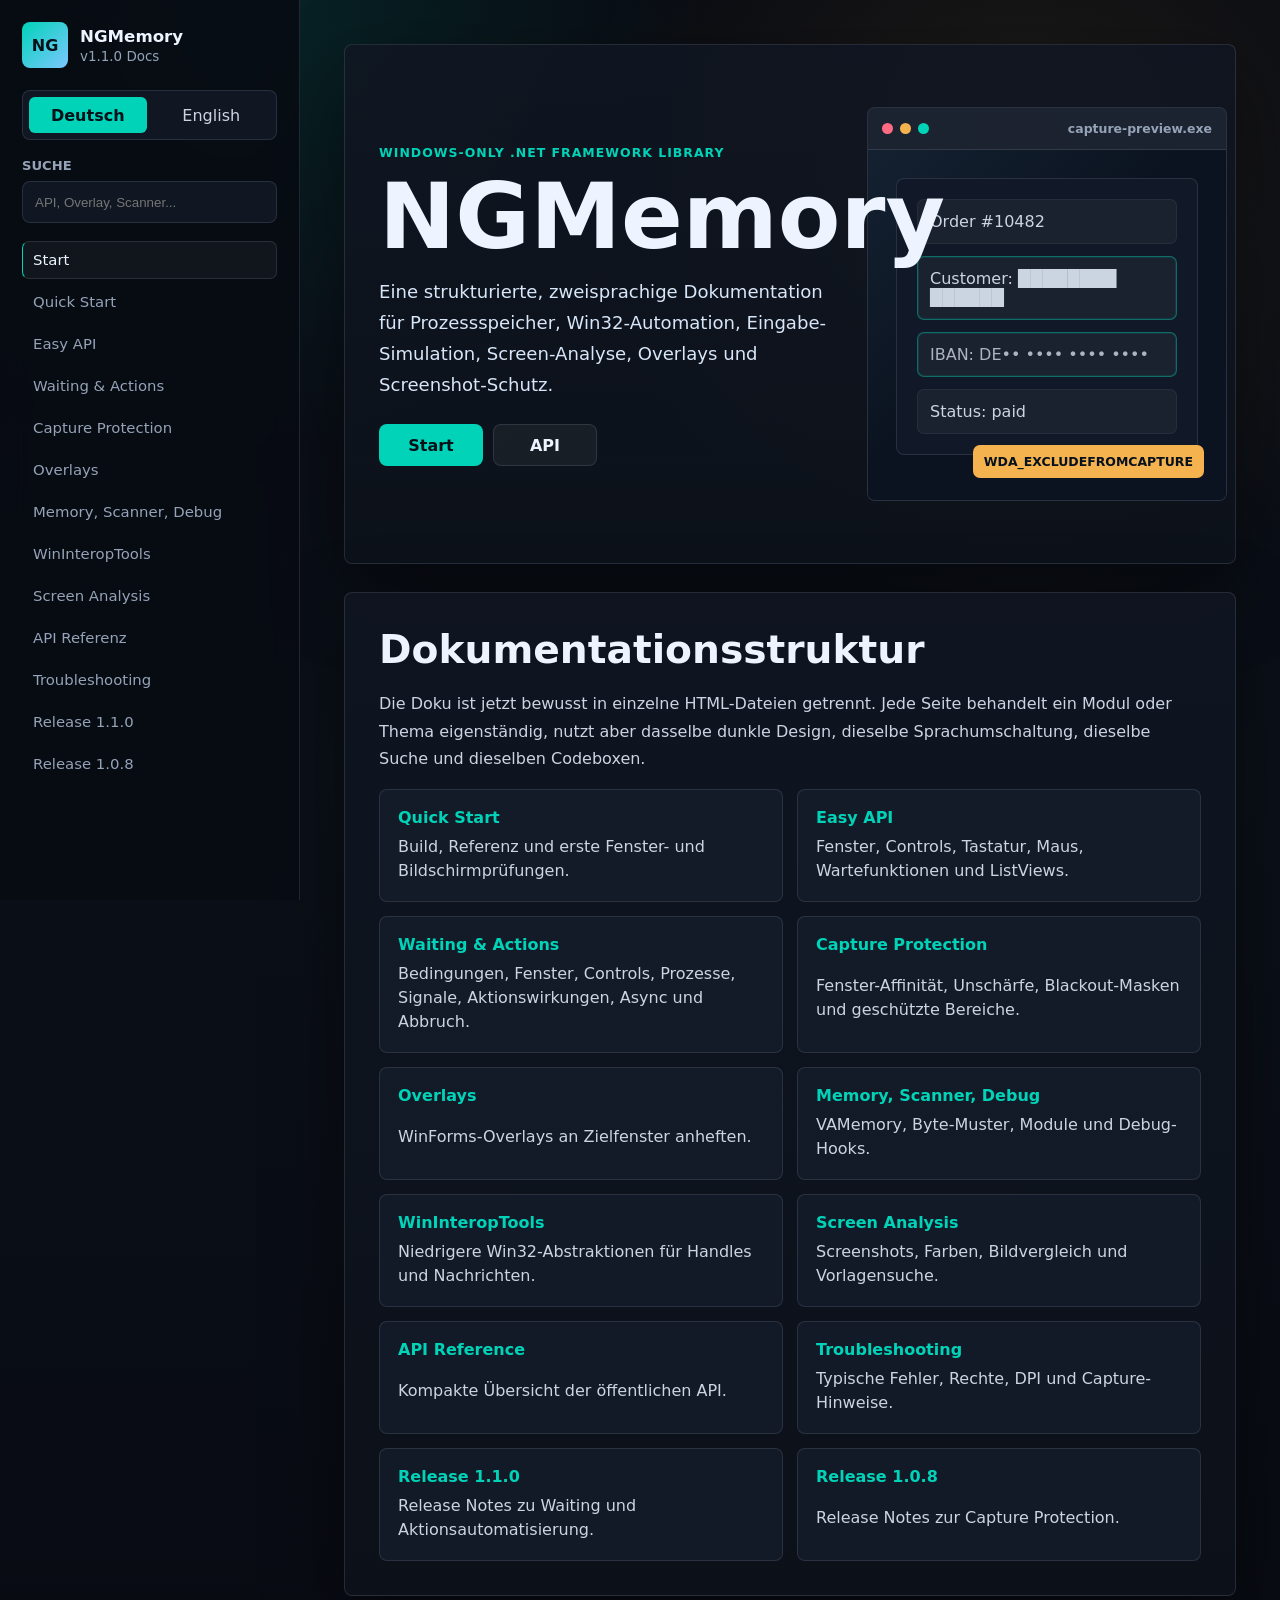
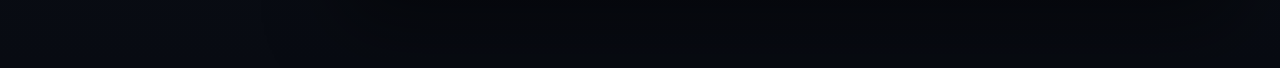
<file: NGMemoryDoc/index.html>
<!doctype html>
<html lang="de">
<head>
  <meta charset="utf-8">
  <meta name="viewport" content="width=device-width, initial-scale=1">
  <title>NGMemory Docs</title>
  <link rel="stylesheet" href="styles.css">
</head>
<body>
  <div class="app-shell">
    <aside class="sidebar" aria-label="Documentation navigation">
      <div class="brand">
        <div class="brand-mark">NG</div>
        <div><strong>NGMemory</strong><span>v1.1.0 Docs</span></div>
      </div>
      <div class="language-card">
        <button class="lang-button active" data-set-lang="de">Deutsch</button>
        <button class="lang-button" data-set-lang="en">English</button>
      </div>
      <label class="search-box">
        <span class="lang lang-de">Suche</span><span class="lang lang-en">Search</span>
        <input id="searchInput" type="search" placeholder="API, Overlay, Scanner...">
      </label>
      <div class="search-results" id="searchResults"></div>
      <nav class="toc">
        <a class="active" href="index.html"><span class="lang lang-de">Start</span><span class="lang lang-en">Home</span></a>
        <a href="pages/quick-start.html">Quick Start</a>
        <a href="pages/easy-api.html">Easy API</a>
        <a href="pages/waiting.html">Waiting &amp; Actions</a>
        <a href="pages/capture-protection.html">Capture Protection</a>
        <a href="pages/overlays.html">Overlays</a>
        <a href="pages/memory-scanner-debug.html">Memory, Scanner, Debug</a>
        <a href="pages/wininterop-tools.html">WinInteropTools</a>
        <a href="pages/screen-analysis.html">Screen Analysis</a>
        <a href="pages/api-reference.html"><span class="lang lang-de">API Referenz</span><span class="lang lang-en">API Reference</span></a>
        <a href="pages/troubleshooting.html">Troubleshooting</a>
        <a href="pages/release-1.1.0.html">Release 1.1.0</a>
        <a href="pages/release-1.0.8.html">Release 1.0.8</a>
      </nav>
    </aside>

    <main class="content">
      <section class="hero doc-section" id="overview">
        <div class="hero-copy">
          <p class="eyebrow">Windows-only .NET Framework library</p>
          <h1>NGMemory</h1>
          <p class="lead lang lang-de">Eine strukturierte, zweisprachige Dokumentation für Prozessspeicher, Win32-Automation, Eingabe-Simulation, Screen-Analyse, Overlays und Screenshot-Schutz.</p>
          <p class="lead lang lang-en">A structured bilingual documentation for process memory access, Win32 automation, input simulation, screen analysis, overlays, and screenshot protection.</p>
          <div class="hero-actions">
            <a class="primary-action" href="pages/quick-start.html">Start</a>
            <a class="secondary-action" href="pages/api-reference.html">API</a>
          </div>
        </div>
        <div class="preview-window" aria-label="NGMemory preview">
          <div class="window-top"><span></span><span></span><span></span><b>capture-preview.exe</b></div>
          <div class="preview-stage">
            <div class="preview-form">
              <div class="field-row safe">Order #10482</div>
              <div class="field-row protected">Customer: <strong>████████ ██████</strong></div>
              <div class="field-row protected blur">IBAN: DE•• •••• •••• ••••</div>
              <div class="field-row safe">Status: paid</div>
            </div>
            <div class="overlay-badge">WDA_EXCLUDEFROMCAPTURE</div>
          </div>
        </div>
      </section>

      <section class="doc-section">
        <h2><span class="lang lang-de">Dokumentationsstruktur</span><span class="lang lang-en">Documentation Structure</span></h2>
        <p class="lang lang-de">Die Doku ist jetzt bewusst in einzelne HTML-Dateien getrennt. Jede Seite behandelt ein Modul oder Thema eigenständig, nutzt aber dasselbe dunkle Design, dieselbe Sprachumschaltung, dieselbe Suche und dieselben Codeboxen.</p>
        <p class="lang lang-en">The docs are now intentionally split into separate HTML files. Each page covers one module or topic on its own while sharing the same dark design, language switch, search, and code boxes.</p>
        <div class="page-list">
          <a href="pages/quick-start.html"><b>Quick Start</b><span class="lang lang-de">Build, Referenz und erste Fenster- und Bildschirmprüfungen.</span><span class="lang lang-en">Build, reference, and first window and screen checks.</span></a>
          <a href="pages/easy-api.html"><b>Easy API</b><span class="lang lang-de">Fenster, Controls, Tastatur, Maus, Wartefunktionen und ListViews.</span><span class="lang lang-en">Windows, controls, keyboard, mouse, waits, and list views.</span></a>
          <a href="pages/waiting.html"><b>Waiting &amp; Actions</b><span class="lang lang-de">Bedingungen, Fenster, Controls, Prozesse, Signale, Aktionswirkungen, Async und Abbruch.</span><span class="lang lang-en">Conditions, windows, controls, processes, signals, action effects, async, and cancellation.</span></a>
          <a href="pages/capture-protection.html"><b>Capture Protection</b><span class="lang lang-de">Fenster-Affinität, Unschärfe, Blackout-Masken und geschützte Bereiche.</span><span class="lang lang-en">Window affinity, blur, blackout masks, and protected areas.</span></a>
          <a href="pages/overlays.html"><b>Overlays</b><span class="lang lang-de">WinForms-Overlays an Zielfenster anheften.</span><span class="lang lang-en">Attach WinForms overlays to target windows.</span></a>
          <a href="pages/memory-scanner-debug.html"><b>Memory, Scanner, Debug</b><span class="lang lang-de">VAMemory, Byte-Muster, Module und Debug-Hooks.</span><span class="lang lang-en">VAMemory, byte patterns, modules, and debug hooks.</span></a>
          <a href="pages/wininterop-tools.html"><b>WinInteropTools</b><span class="lang lang-de">Niedrigere Win32-Abstraktionen für Handles und Nachrichten.</span><span class="lang lang-en">Lower-level Win32 wrappers for handles and messages.</span></a>
          <a href="pages/screen-analysis.html"><b>Screen Analysis</b><span class="lang lang-de">Screenshots, Farben, Bildvergleich und Vorlagensuche.</span><span class="lang lang-en">Screenshots, colors, image comparison, and template search.</span></a>
          <a href="pages/api-reference.html"><b>API Reference</b><span class="lang lang-de">Kompakte Übersicht der öffentlichen API.</span><span class="lang lang-en">Compact public API map.</span></a>
          <a href="pages/troubleshooting.html"><b>Troubleshooting</b><span class="lang lang-de">Typische Fehler, Rechte, DPI und Capture-Hinweise.</span><span class="lang lang-en">Common errors, permissions, DPI, and capture caveats.</span></a>
          <a href="pages/release-1.1.0.html"><b>Release 1.1.0</b><span class="lang lang-de">Release Notes zu Waiting und Aktionsautomatisierung.</span><span class="lang lang-en">Waiting and action automation release notes.</span></a>
          <a href="pages/release-1.0.8.html"><b>Release 1.0.8</b><span class="lang lang-de">Release Notes zur Capture Protection.</span><span class="lang lang-en">Capture-protection release notes.</span></a>
        </div>
      </section>
    </main>
  </div>
  <script src="search-index.js"></script>
  <script src="app.js"></script>
</body>
</html>
</file>
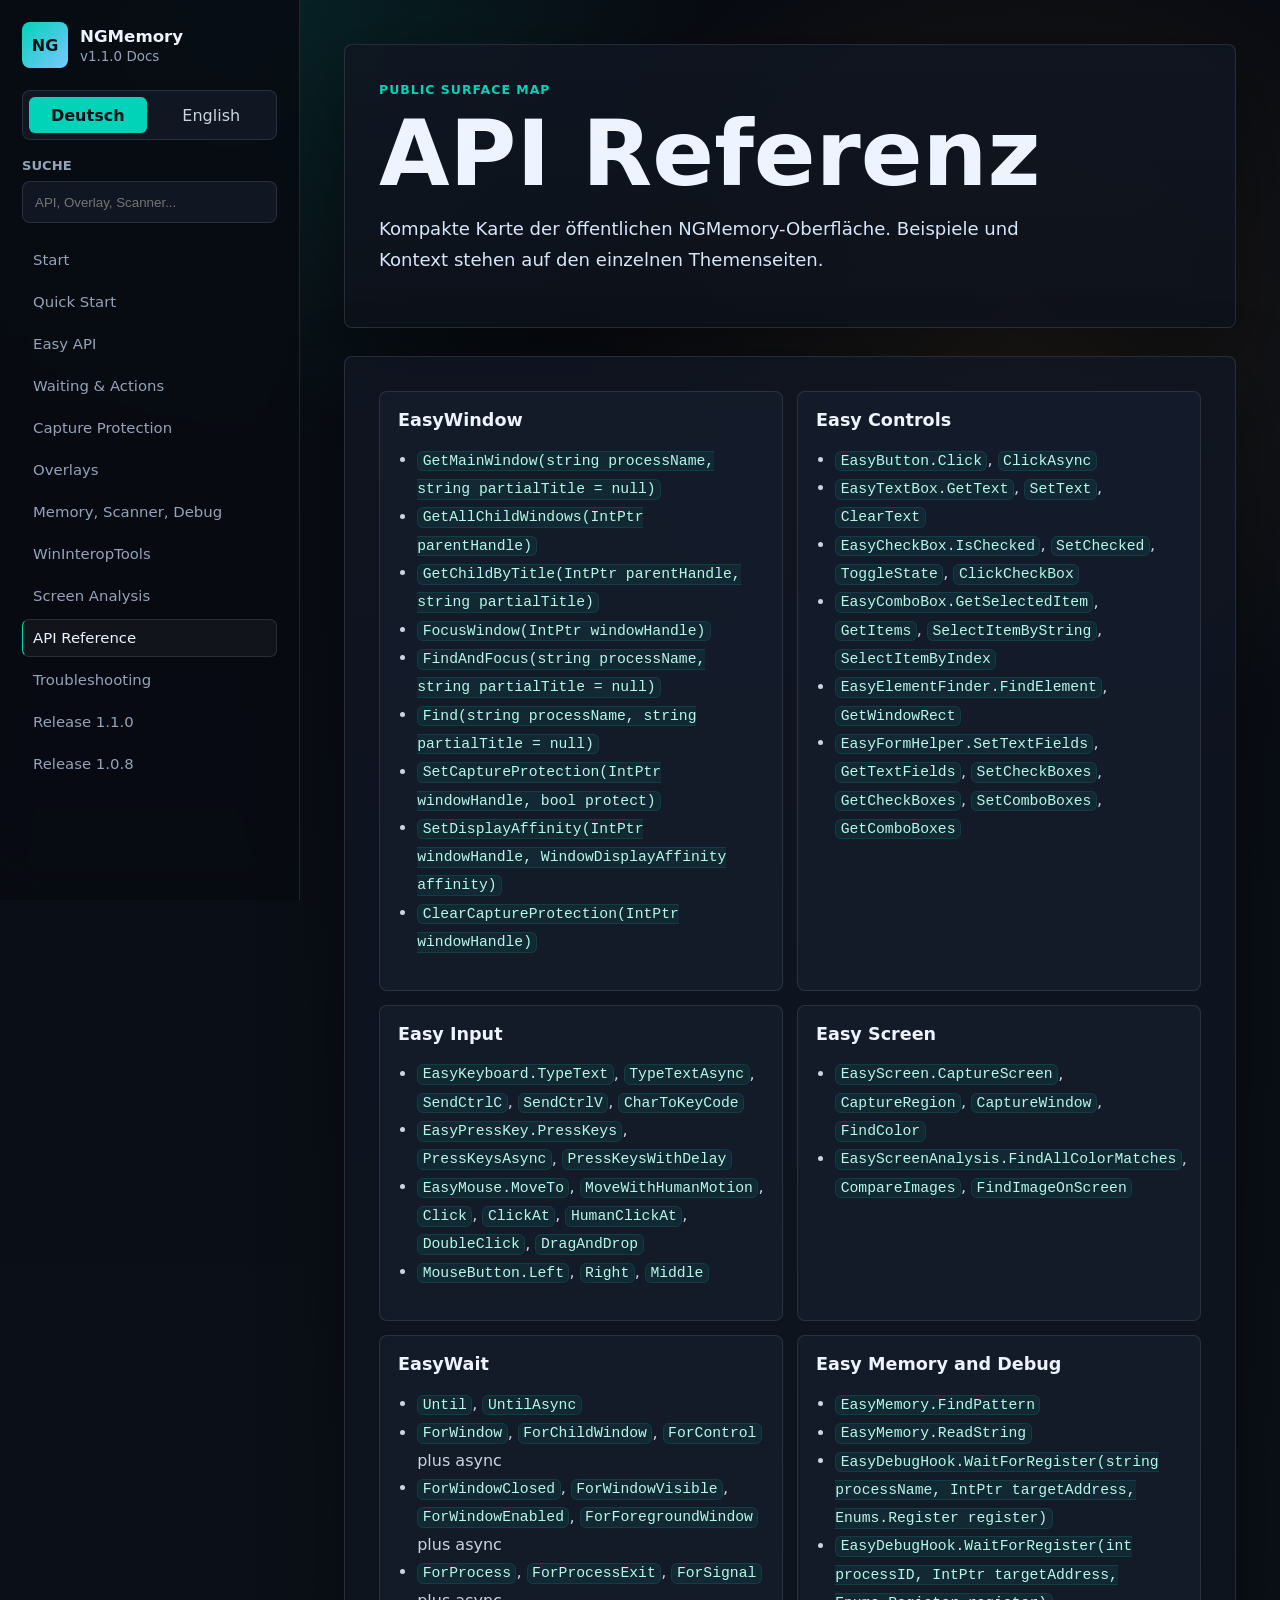
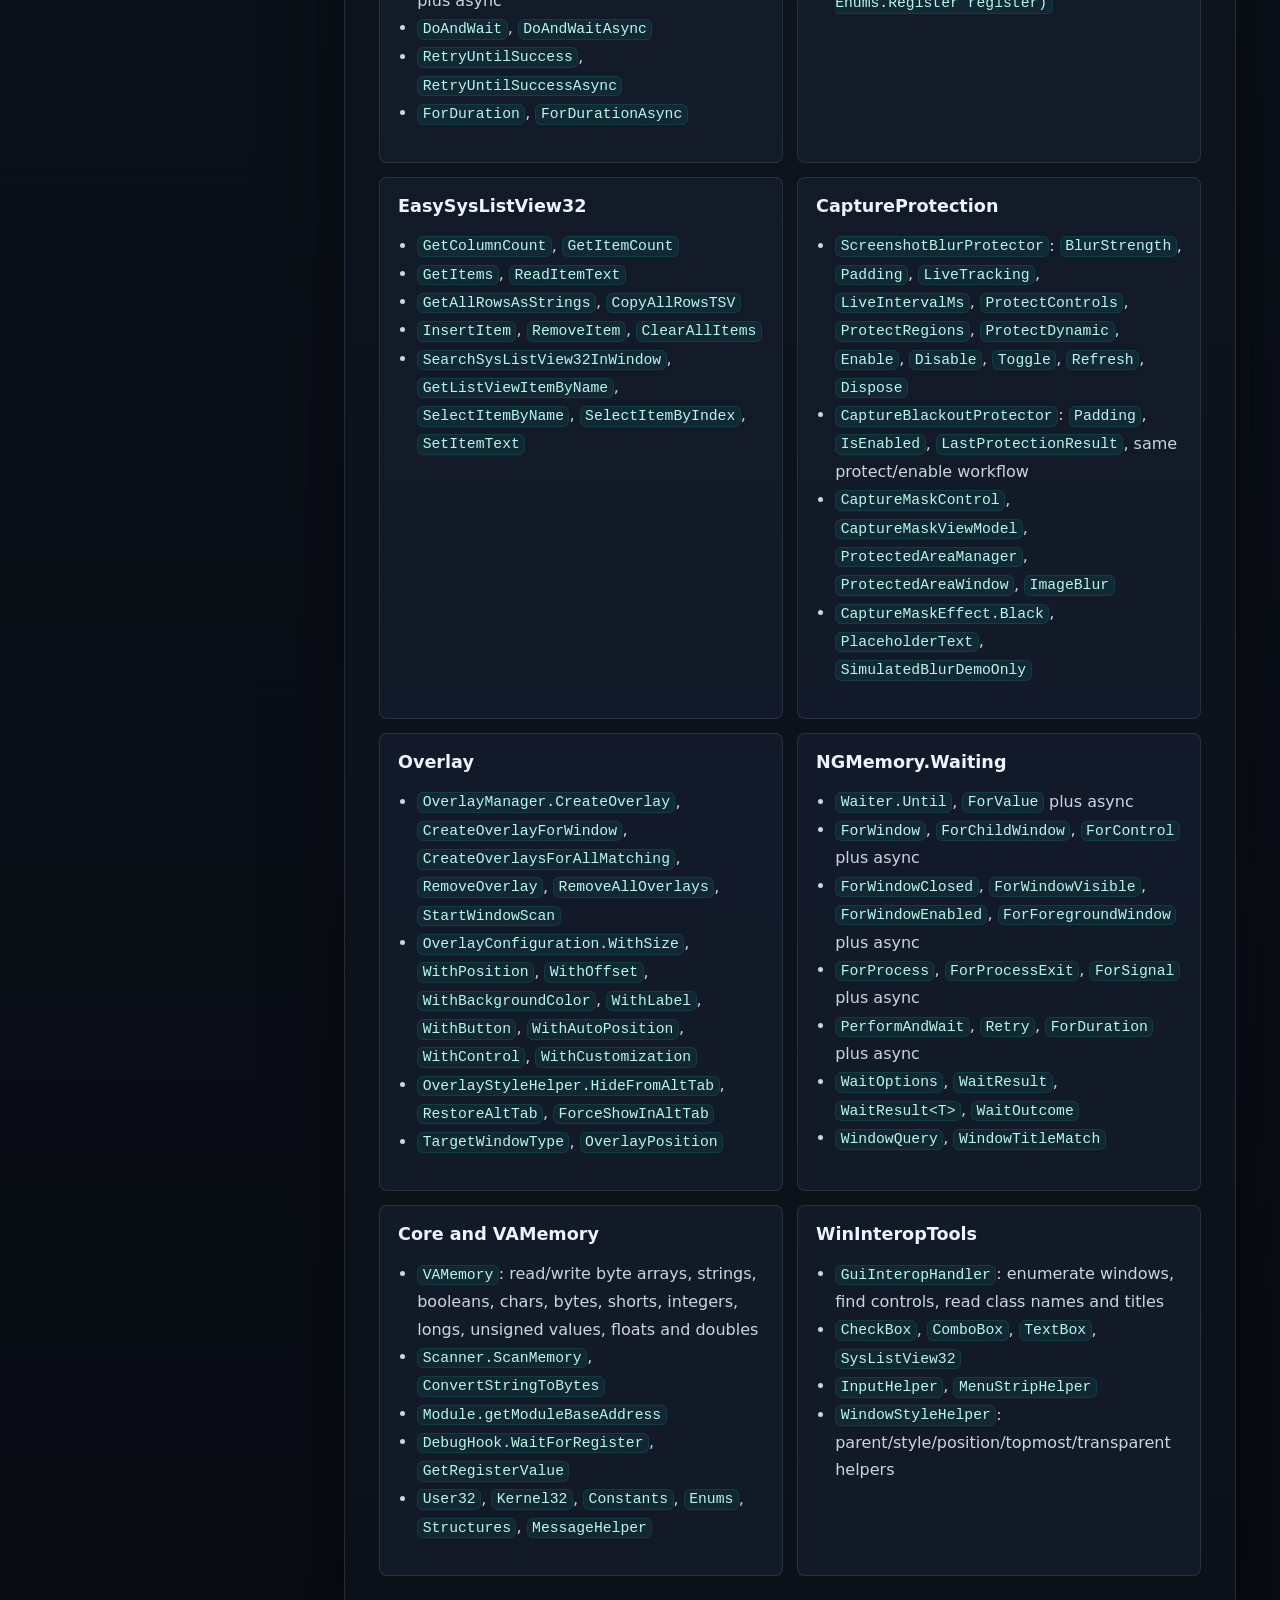
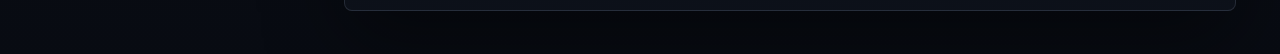
<file: NGMemoryDoc/pages/api-reference.html>
<!doctype html>
<html lang="de">
<head><meta charset="utf-8"><meta name="viewport" content="width=device-width, initial-scale=1"><title>API Reference - NGMemory</title><link rel="stylesheet" href="../styles.css"></head>
<body><div class="app-shell"><aside class="sidebar"><div class="brand"><div class="brand-mark">NG</div><div><strong>NGMemory</strong><span>v1.1.0 Docs</span></div></div><div class="language-card"><button class="lang-button active" data-set-lang="de">Deutsch</button><button class="lang-button" data-set-lang="en">English</button></div><label class="search-box"><span class="lang lang-de">Suche</span><span class="lang lang-en">Search</span><input id="searchInput" type="search"></label><div class="search-results" id="searchResults"></div><nav class="toc"><a href="../index.html">Start</a><a href="quick-start.html">Quick Start</a><a href="easy-api.html">Easy API</a><a href="waiting.html">Waiting &amp; Actions</a><a href="capture-protection.html">Capture Protection</a><a href="overlays.html">Overlays</a><a href="memory-scanner-debug.html">Memory, Scanner, Debug</a><a href="wininterop-tools.html">WinInteropTools</a><a href="screen-analysis.html">Screen Analysis</a><a class="active" href="api-reference.html">API Reference</a><a href="troubleshooting.html">Troubleshooting</a><a href="release-1.1.0.html">Release 1.1.0</a><a href="release-1.0.8.html">Release 1.0.8</a></nav></aside>
<main class="content">
<section class="doc-section"><p class="eyebrow">Public surface map</p><h1><span class="lang lang-de">API Referenz</span><span class="lang lang-en">API Reference</span></h1><p class="lead lang lang-de">Kompakte Karte der öffentlichen NGMemory-Oberfläche. Beispiele und Kontext stehen auf den einzelnen Themenseiten.</p><p class="lead lang lang-en">Compact map of the public NGMemory surface. Examples and context live on the topic pages.</p></section>
<section class="doc-section"><div class="api-grid">
<article><h3>EasyWindow</h3><ul><li><code>GetMainWindow(string processName, string partialTitle = null)</code></li><li><code>GetAllChildWindows(IntPtr parentHandle)</code></li><li><code>GetChildByTitle(IntPtr parentHandle, string partialTitle)</code></li><li><code>FocusWindow(IntPtr windowHandle)</code></li><li><code>FindAndFocus(string processName, string partialTitle = null)</code></li><li><code>Find(string processName, string partialTitle = null)</code></li><li><code>SetCaptureProtection(IntPtr windowHandle, bool protect)</code></li><li><code>SetDisplayAffinity(IntPtr windowHandle, WindowDisplayAffinity affinity)</code></li><li><code>ClearCaptureProtection(IntPtr windowHandle)</code></li></ul></article>
<article><h3>Easy Controls</h3><ul><li><code>EasyButton.Click</code>, <code>ClickAsync</code></li><li><code>EasyTextBox.GetText</code>, <code>SetText</code>, <code>ClearText</code></li><li><code>EasyCheckBox.IsChecked</code>, <code>SetChecked</code>, <code>ToggleState</code>, <code>ClickCheckBox</code></li><li><code>EasyComboBox.GetSelectedItem</code>, <code>GetItems</code>, <code>SelectItemByString</code>, <code>SelectItemByIndex</code></li><li><code>EasyElementFinder.FindElement</code>, <code>GetWindowRect</code></li><li><code>EasyFormHelper.SetTextFields</code>, <code>GetTextFields</code>, <code>SetCheckBoxes</code>, <code>GetCheckBoxes</code>, <code>SetComboBoxes</code>, <code>GetComboBoxes</code></li></ul></article>
<article><h3>Easy Input</h3><ul><li><code>EasyKeyboard.TypeText</code>, <code>TypeTextAsync</code>, <code>SendCtrlC</code>, <code>SendCtrlV</code>, <code>CharToKeyCode</code></li><li><code>EasyPressKey.PressKeys</code>, <code>PressKeysAsync</code>, <code>PressKeysWithDelay</code></li><li><code>EasyMouse.MoveTo</code>, <code>MoveWithHumanMotion</code>, <code>Click</code>, <code>ClickAt</code>, <code>HumanClickAt</code>, <code>DoubleClick</code>, <code>DragAndDrop</code></li><li><code>MouseButton.Left</code>, <code>Right</code>, <code>Middle</code></li></ul></article>
<article><h3>Easy Screen</h3><ul><li><code>EasyScreen.CaptureScreen</code>, <code>CaptureRegion</code>, <code>CaptureWindow</code>, <code>FindColor</code></li><li><code>EasyScreenAnalysis.FindAllColorMatches</code>, <code>CompareImages</code>, <code>FindImageOnScreen</code></li></ul></article>
<article><h3>EasyWait</h3><ul><li><code>Until</code>, <code>UntilAsync</code></li><li><code>ForWindow</code>, <code>ForChildWindow</code>, <code>ForControl</code> plus async</li><li><code>ForWindowClosed</code>, <code>ForWindowVisible</code>, <code>ForWindowEnabled</code>, <code>ForForegroundWindow</code> plus async</li><li><code>ForProcess</code>, <code>ForProcessExit</code>, <code>ForSignal</code> plus async</li><li><code>DoAndWait</code>, <code>DoAndWaitAsync</code></li><li><code>RetryUntilSuccess</code>, <code>RetryUntilSuccessAsync</code></li><li><code>ForDuration</code>, <code>ForDurationAsync</code></li></ul></article>
<article><h3>Easy Memory and Debug</h3><ul><li><code>EasyMemory.FindPattern</code></li><li><code>EasyMemory.ReadString</code></li><li><code>EasyDebugHook.WaitForRegister(string processName, IntPtr targetAddress, Enums.Register register)</code></li><li><code>EasyDebugHook.WaitForRegister(int processID, IntPtr targetAddress, Enums.Register register)</code></li></ul></article>
<article><h3>EasySysListView32</h3><ul><li><code>GetColumnCount</code>, <code>GetItemCount</code></li><li><code>GetItems</code>, <code>ReadItemText</code></li><li><code>GetAllRowsAsStrings</code>, <code>CopyAllRowsTSV</code></li><li><code>InsertItem</code>, <code>RemoveItem</code>, <code>ClearAllItems</code></li><li><code>SearchSysListView32InWindow</code>, <code>GetListViewItemByName</code>, <code>SelectItemByName</code>, <code>SelectItemByIndex</code>, <code>SetItemText</code></li></ul></article>
<article><h3>CaptureProtection</h3><ul><li><code>ScreenshotBlurProtector</code>: <code>BlurStrength</code>, <code>Padding</code>, <code>LiveTracking</code>, <code>LiveIntervalMs</code>, <code>ProtectControls</code>, <code>ProtectRegions</code>, <code>ProtectDynamic</code>, <code>Enable</code>, <code>Disable</code>, <code>Toggle</code>, <code>Refresh</code>, <code>Dispose</code></li><li><code>CaptureBlackoutProtector</code>: <code>Padding</code>, <code>IsEnabled</code>, <code>LastProtectionResult</code>, same protect/enable workflow</li><li><code>CaptureMaskControl</code>, <code>CaptureMaskViewModel</code>, <code>ProtectedAreaManager</code>, <code>ProtectedAreaWindow</code>, <code>ImageBlur</code></li><li><code>CaptureMaskEffect.Black</code>, <code>PlaceholderText</code>, <code>SimulatedBlurDemoOnly</code></li></ul></article>
<article><h3>Overlay</h3><ul><li><code>OverlayManager.CreateOverlay</code>, <code>CreateOverlayForWindow</code>, <code>CreateOverlaysForAllMatching</code>, <code>RemoveOverlay</code>, <code>RemoveAllOverlays</code>, <code>StartWindowScan</code></li><li><code>OverlayConfiguration.WithSize</code>, <code>WithPosition</code>, <code>WithOffset</code>, <code>WithBackgroundColor</code>, <code>WithLabel</code>, <code>WithButton</code>, <code>WithAutoPosition</code>, <code>WithControl</code>, <code>WithCustomization</code></li><li><code>OverlayStyleHelper.HideFromAltTab</code>, <code>RestoreAltTab</code>, <code>ForceShowInAltTab</code></li><li><code>TargetWindowType</code>, <code>OverlayPosition</code></li></ul></article>
<article><h3>NGMemory.Waiting</h3><ul><li><code>Waiter.Until</code>, <code>ForValue</code> plus async</li><li><code>ForWindow</code>, <code>ForChildWindow</code>, <code>ForControl</code> plus async</li><li><code>ForWindowClosed</code>, <code>ForWindowVisible</code>, <code>ForWindowEnabled</code>, <code>ForForegroundWindow</code> plus async</li><li><code>ForProcess</code>, <code>ForProcessExit</code>, <code>ForSignal</code> plus async</li><li><code>PerformAndWait</code>, <code>Retry</code>, <code>ForDuration</code> plus async</li><li><code>WaitOptions</code>, <code>WaitResult</code>, <code>WaitResult&lt;T&gt;</code>, <code>WaitOutcome</code></li><li><code>WindowQuery</code>, <code>WindowTitleMatch</code></li></ul></article>
<article><h3>Core and VAMemory</h3><ul><li><code>VAMemory</code>: read/write byte arrays, strings, booleans, chars, bytes, shorts, integers, longs, unsigned values, floats and doubles</li><li><code>Scanner.ScanMemory</code>, <code>ConvertStringToBytes</code></li><li><code>Module.getModuleBaseAddress</code></li><li><code>DebugHook.WaitForRegister</code>, <code>GetRegisterValue</code></li><li><code>User32</code>, <code>Kernel32</code>, <code>Constants</code>, <code>Enums</code>, <code>Structures</code>, <code>MessageHelper</code></li></ul></article>
<article><h3>WinInteropTools</h3><ul><li><code>GuiInteropHandler</code>: enumerate windows, find controls, read class names and titles</li><li><code>CheckBox</code>, <code>ComboBox</code>, <code>TextBox</code>, <code>SysListView32</code></li><li><code>InputHelper</code>, <code>MenuStripHelper</code></li><li><code>WindowStyleHelper</code>: parent/style/position/topmost/transparent helpers</li></ul></article>
</div></section>
</main></div><script src="../search-index.js"></script><script src="../app.js"></script></body></html>
</file>
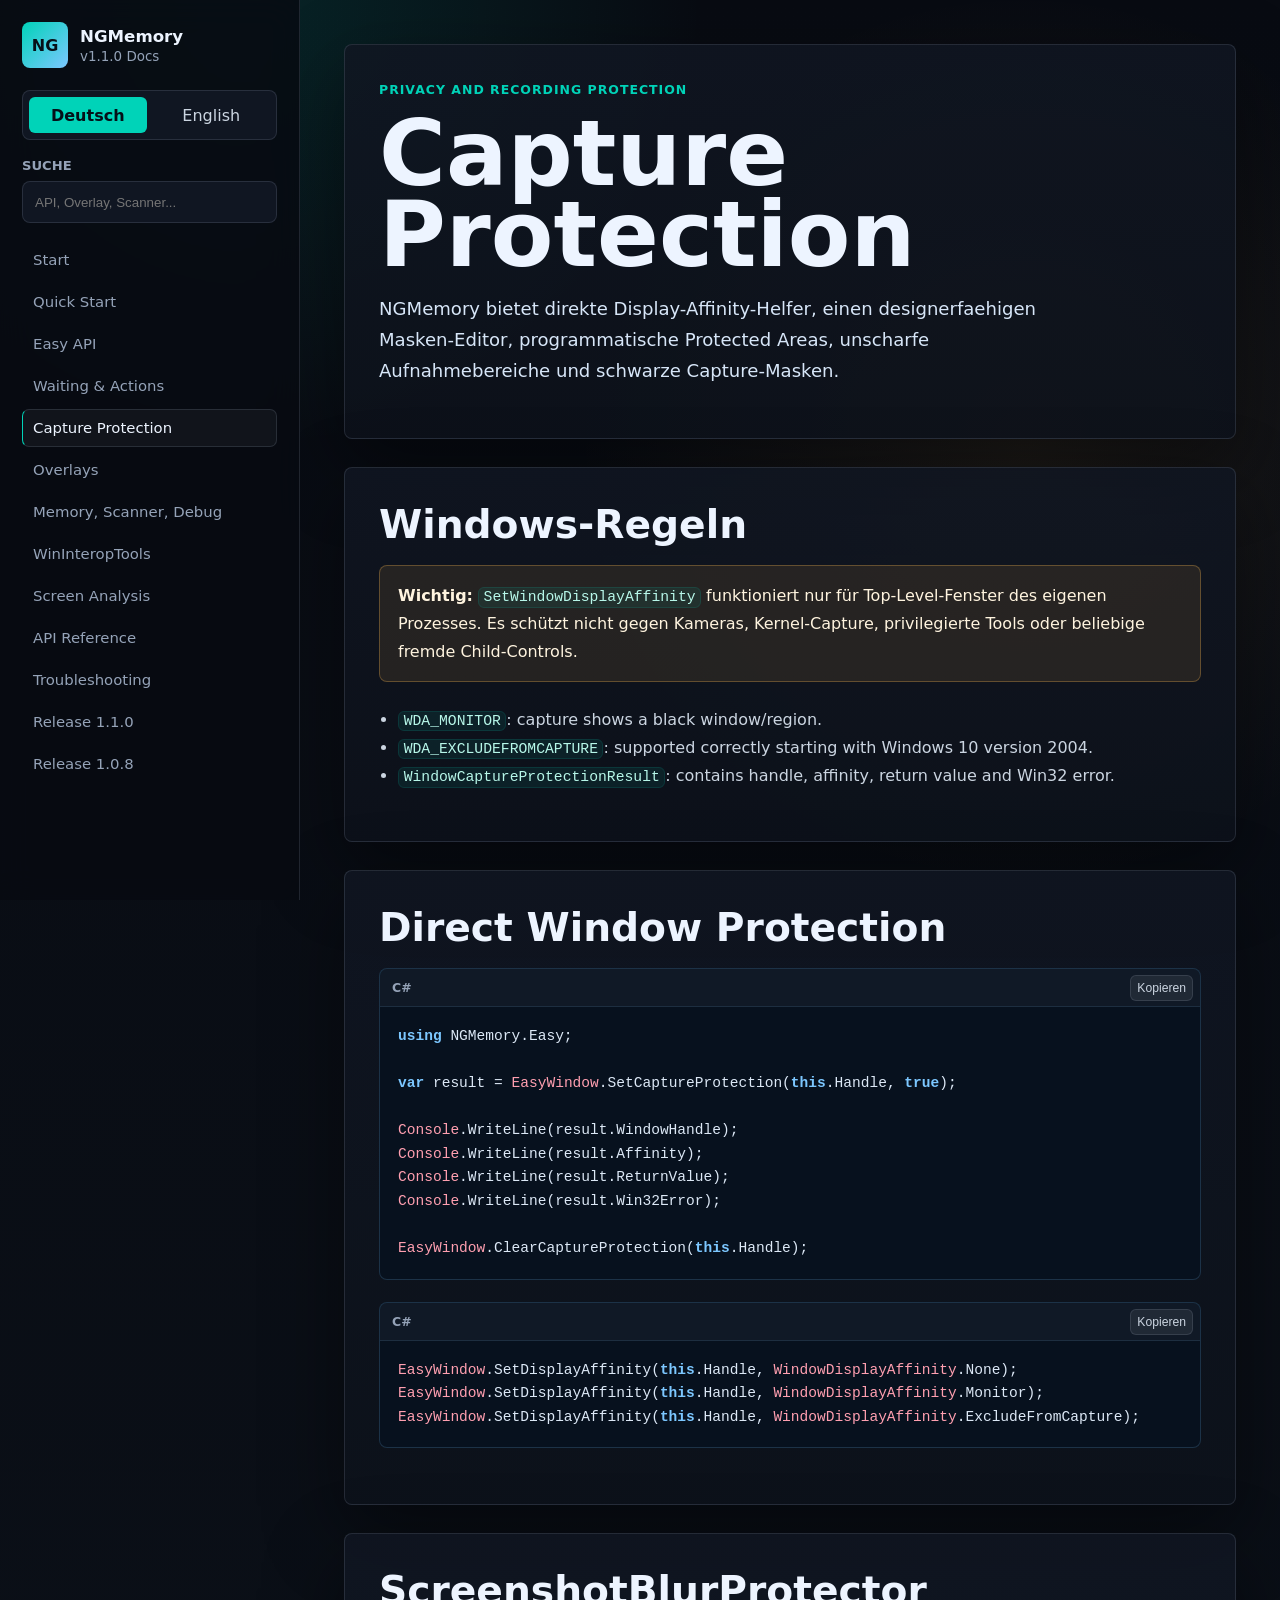
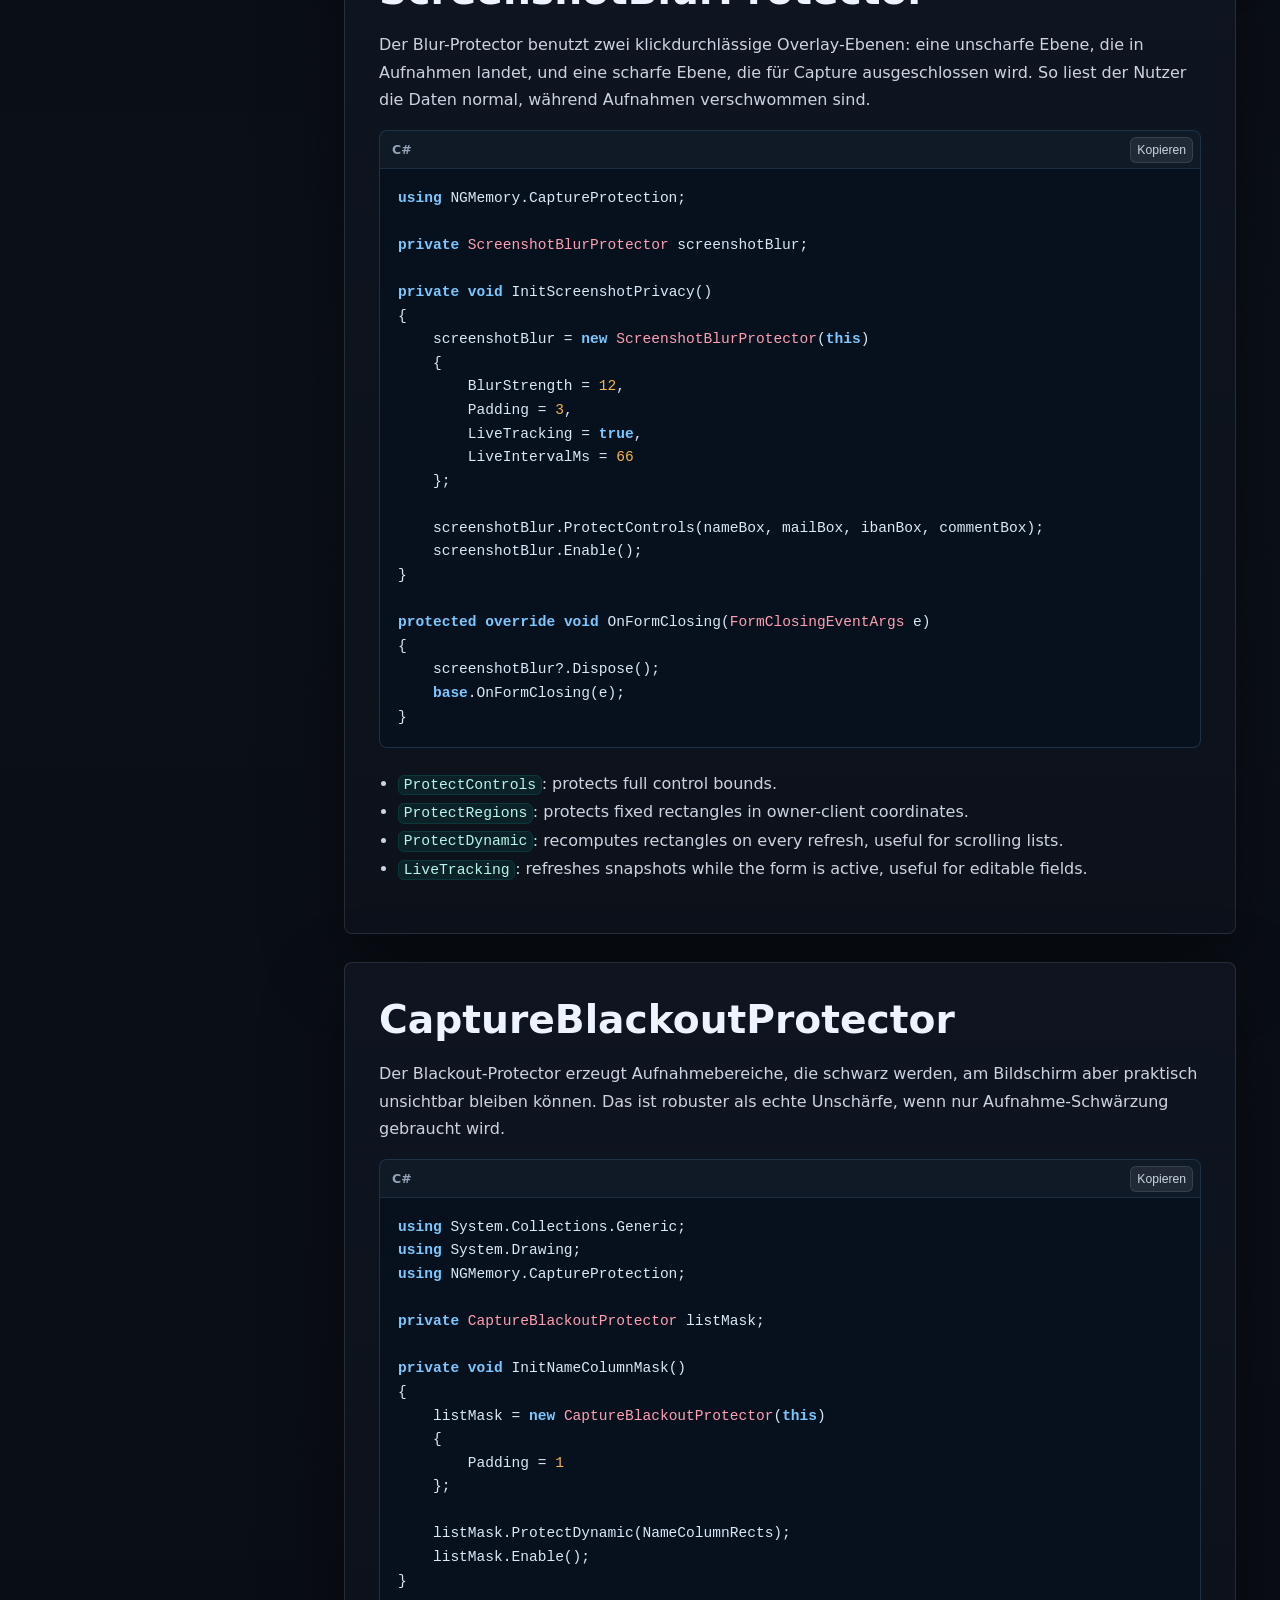
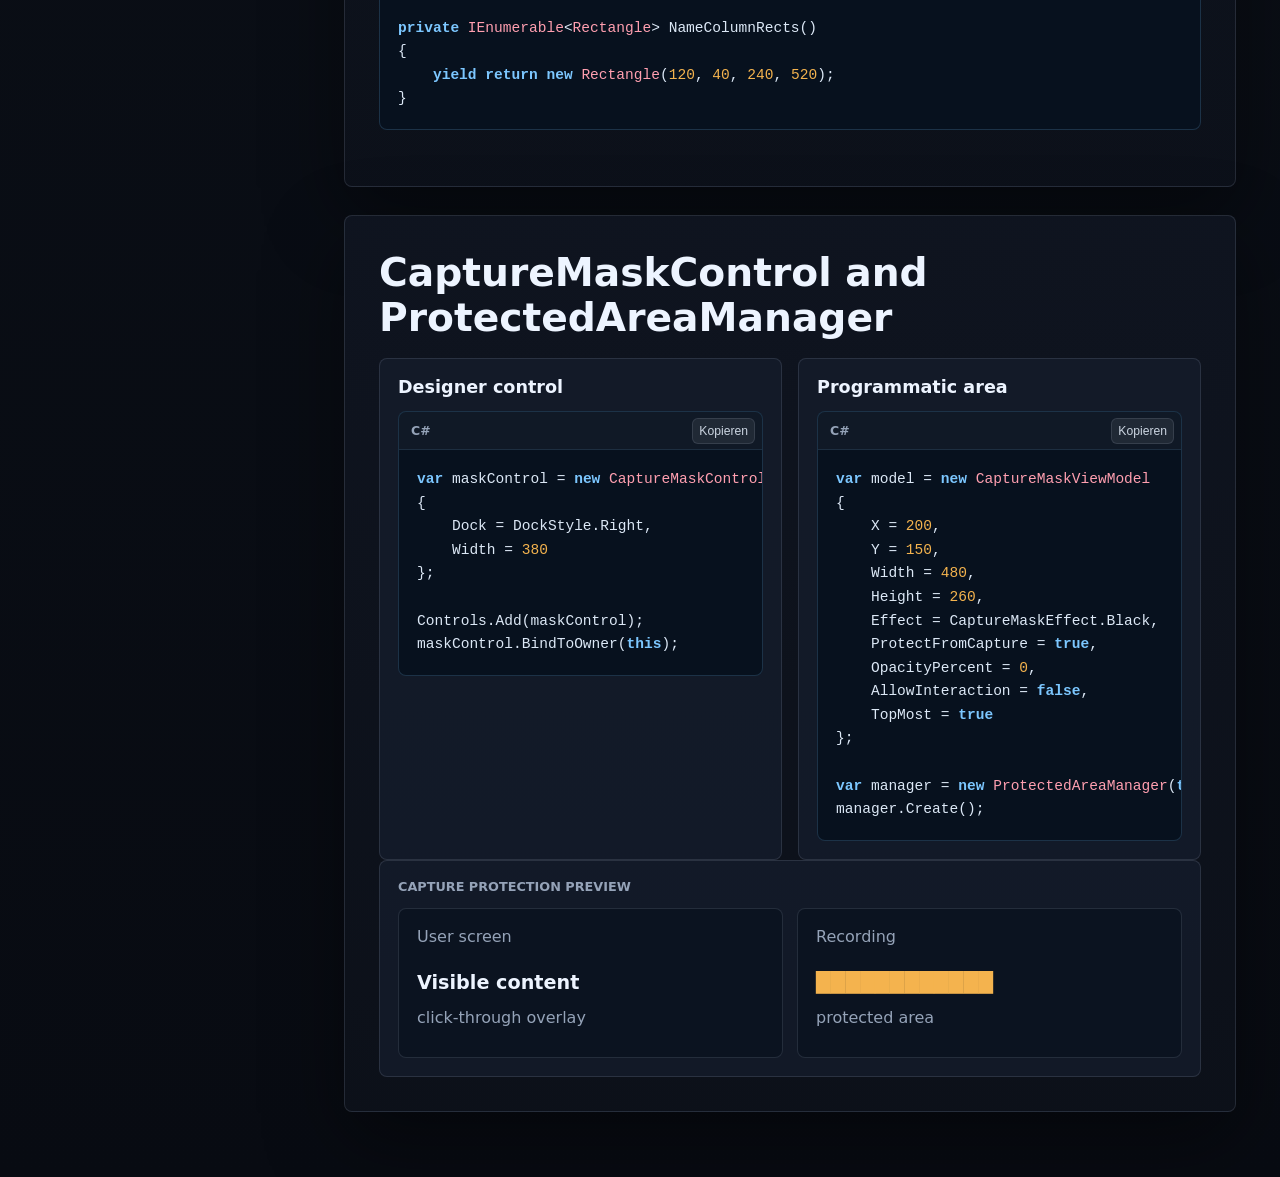
<file: NGMemoryDoc/pages/capture-protection.html>
<!doctype html>
<html lang="de">
<head><meta charset="utf-8"><meta name="viewport" content="width=device-width, initial-scale=1"><title>Capture Protection - NGMemory</title><link rel="stylesheet" href="../styles.css"></head>
<body><div class="app-shell"><aside class="sidebar"><div class="brand"><div class="brand-mark">NG</div><div><strong>NGMemory</strong><span>v1.1.0 Docs</span></div></div><div class="language-card"><button class="lang-button active" data-set-lang="de">Deutsch</button><button class="lang-button" data-set-lang="en">English</button></div><label class="search-box"><span class="lang lang-de">Suche</span><span class="lang lang-en">Search</span><input id="searchInput" type="search"></label><div class="search-results" id="searchResults"></div><nav class="toc"><a href="../index.html">Start</a><a href="quick-start.html">Quick Start</a><a href="easy-api.html">Easy API</a><a href="waiting.html">Waiting &amp; Actions</a><a class="active" href="capture-protection.html">Capture Protection</a><a href="overlays.html">Overlays</a><a href="memory-scanner-debug.html">Memory, Scanner, Debug</a><a href="wininterop-tools.html">WinInteropTools</a><a href="screen-analysis.html">Screen Analysis</a><a href="api-reference.html">API Reference</a><a href="troubleshooting.html">Troubleshooting</a><a href="release-1.1.0.html">Release 1.1.0</a><a href="release-1.0.8.html">Release 1.0.8</a></nav></aside>
<main class="content">
<section class="doc-section"><p class="eyebrow">Privacy and recording protection</p><h1>Capture Protection</h1><p class="lead lang lang-de">NGMemory bietet direkte Display-Affinity-Helfer, einen designerfaehigen Masken-Editor, programmatische Protected Areas, unscharfe Aufnahmebereiche und schwarze Capture-Masken.</p><p class="lead lang lang-en">NGMemory provides direct display-affinity helpers, a designer-friendly mask editor, programmatic protected areas, blurred capture areas, and black capture masks.</p></section>
<section class="doc-section"><h2><span class="lang lang-de">Windows-Regeln</span><span class="lang lang-en">Windows rules</span></h2><div class="callout warning"><span class="lang lang-de"><strong>Wichtig:</strong> <code>SetWindowDisplayAffinity</code> funktioniert nur für Top-Level-Fenster des eigenen Prozesses. Es schützt nicht gegen Kameras, Kernel-Capture, privilegierte Tools oder beliebige fremde Child-Controls.</span><span class="lang lang-en"><strong>Important:</strong> <code>SetWindowDisplayAffinity</code> works only for top-level windows owned by the current process. It does not protect against cameras, kernel capture, privileged tools, or arbitrary foreign child controls.</span></div><ul><li><code>WDA_MONITOR</code>: capture shows a black window/region.</li><li><code>WDA_EXCLUDEFROMCAPTURE</code>: supported correctly starting with Windows 10 version 2004.</li><li><code>WindowCaptureProtectionResult</code>: contains handle, affinity, return value and Win32 error.</li></ul></section>
<section class="doc-section"><h2>Direct Window Protection</h2><div class="code-card"><div class="code-title">C#</div><pre><code class="language-csharp">using NGMemory.Easy;

var result = EasyWindow.SetCaptureProtection(this.Handle, true);

Console.WriteLine(result.WindowHandle);
Console.WriteLine(result.Affinity);
Console.WriteLine(result.ReturnValue);
Console.WriteLine(result.Win32Error);

EasyWindow.ClearCaptureProtection(this.Handle);</code></pre></div><div class="code-card"><div class="code-title">C#</div><pre><code class="language-csharp">EasyWindow.SetDisplayAffinity(this.Handle, WindowDisplayAffinity.None);
EasyWindow.SetDisplayAffinity(this.Handle, WindowDisplayAffinity.Monitor);
EasyWindow.SetDisplayAffinity(this.Handle, WindowDisplayAffinity.ExcludeFromCapture);</code></pre></div></section>
<section class="doc-section"><h2>ScreenshotBlurProtector</h2><p class="lang lang-de">Der Blur-Protector benutzt zwei klickdurchlässige Overlay-Ebenen: eine unscharfe Ebene, die in Aufnahmen landet, und eine scharfe Ebene, die für Capture ausgeschlossen wird. So liest der Nutzer die Daten normal, während Aufnahmen verschwommen sind.</p><p class="lang lang-en">The blur protector uses two click-through overlay layers: a blurred layer that appears in capture and a sharp layer excluded from capture. Users read the data normally while recordings see blurred content.</p><div class="code-card"><div class="code-title">C#</div><pre><code class="language-csharp">using NGMemory.CaptureProtection;

private ScreenshotBlurProtector screenshotBlur;

private void InitScreenshotPrivacy()
{
    screenshotBlur = new ScreenshotBlurProtector(this)
    {
        BlurStrength = 12,
        Padding = 3,
        LiveTracking = true,
        LiveIntervalMs = 66
    };

    screenshotBlur.ProtectControls(nameBox, mailBox, ibanBox, commentBox);
    screenshotBlur.Enable();
}

protected override void OnFormClosing(FormClosingEventArgs e)
{
    screenshotBlur?.Dispose();
    base.OnFormClosing(e);
}</code></pre></div><ul><li><code>ProtectControls</code>: protects full control bounds.</li><li><code>ProtectRegions</code>: protects fixed rectangles in owner-client coordinates.</li><li><code>ProtectDynamic</code>: recomputes rectangles on every refresh, useful for scrolling lists.</li><li><code>LiveTracking</code>: refreshes snapshots while the form is active, useful for editable fields.</li></ul></section>
<section class="doc-section"><h2>CaptureBlackoutProtector</h2><p class="lang lang-de">Der Blackout-Protector erzeugt Aufnahmebereiche, die schwarz werden, am Bildschirm aber praktisch unsichtbar bleiben können. Das ist robuster als echte Unschärfe, wenn nur Aufnahme-Schwärzung gebraucht wird.</p><p class="lang lang-en">The blackout protector creates areas that become black in capture while remaining practically invisible on screen. It is more robust than blur when capture blacking is enough.</p><div class="code-card"><div class="code-title">C#</div><pre><code class="language-csharp">using System.Collections.Generic;
using System.Drawing;
using NGMemory.CaptureProtection;

private CaptureBlackoutProtector listMask;

private void InitNameColumnMask()
{
    listMask = new CaptureBlackoutProtector(this)
    {
        Padding = 1
    };

    listMask.ProtectDynamic(NameColumnRects);
    listMask.Enable();
}

private IEnumerable&lt;Rectangle&gt; NameColumnRects()
{
    yield return new Rectangle(120, 40, 240, 520);
}</code></pre></div></section>
<section class="doc-section"><h2>CaptureMaskControl and ProtectedAreaManager</h2><div class="grid two"><article><h3>Designer control</h3><div class="code-card compact"><div class="code-title">C#</div><pre><code class="language-csharp">var maskControl = new CaptureMaskControl
{
    Dock = DockStyle.Right,
    Width = 380
};

Controls.Add(maskControl);
maskControl.BindToOwner(this);</code></pre></div></article><article><h3>Programmatic area</h3><div class="code-card compact"><div class="code-title">C#</div><pre><code class="language-csharp">var model = new CaptureMaskViewModel
{
    X = 200,
    Y = 150,
    Width = 480,
    Height = 260,
    Effect = CaptureMaskEffect.Black,
    ProtectFromCapture = true,
    OpacityPercent = 0,
    AllowInteraction = false,
    TopMost = true
};

var manager = new ProtectedAreaManager(this, model);
manager.Create();</code></pre></div></article></div><div class="preview-panel"><div class="preview-title">Capture Protection Preview</div><div class="capture-demo"><div class="demo-screen"><span>User screen</span><b>Visible content</b><em>click-through overlay</em></div><div class="demo-capture"><span>Recording</span><b>████████████</b><em>protected area</em></div></div></div></section>
</main></div><script src="../search-index.js"></script><script src="../app.js"></script></body></html>
</file>
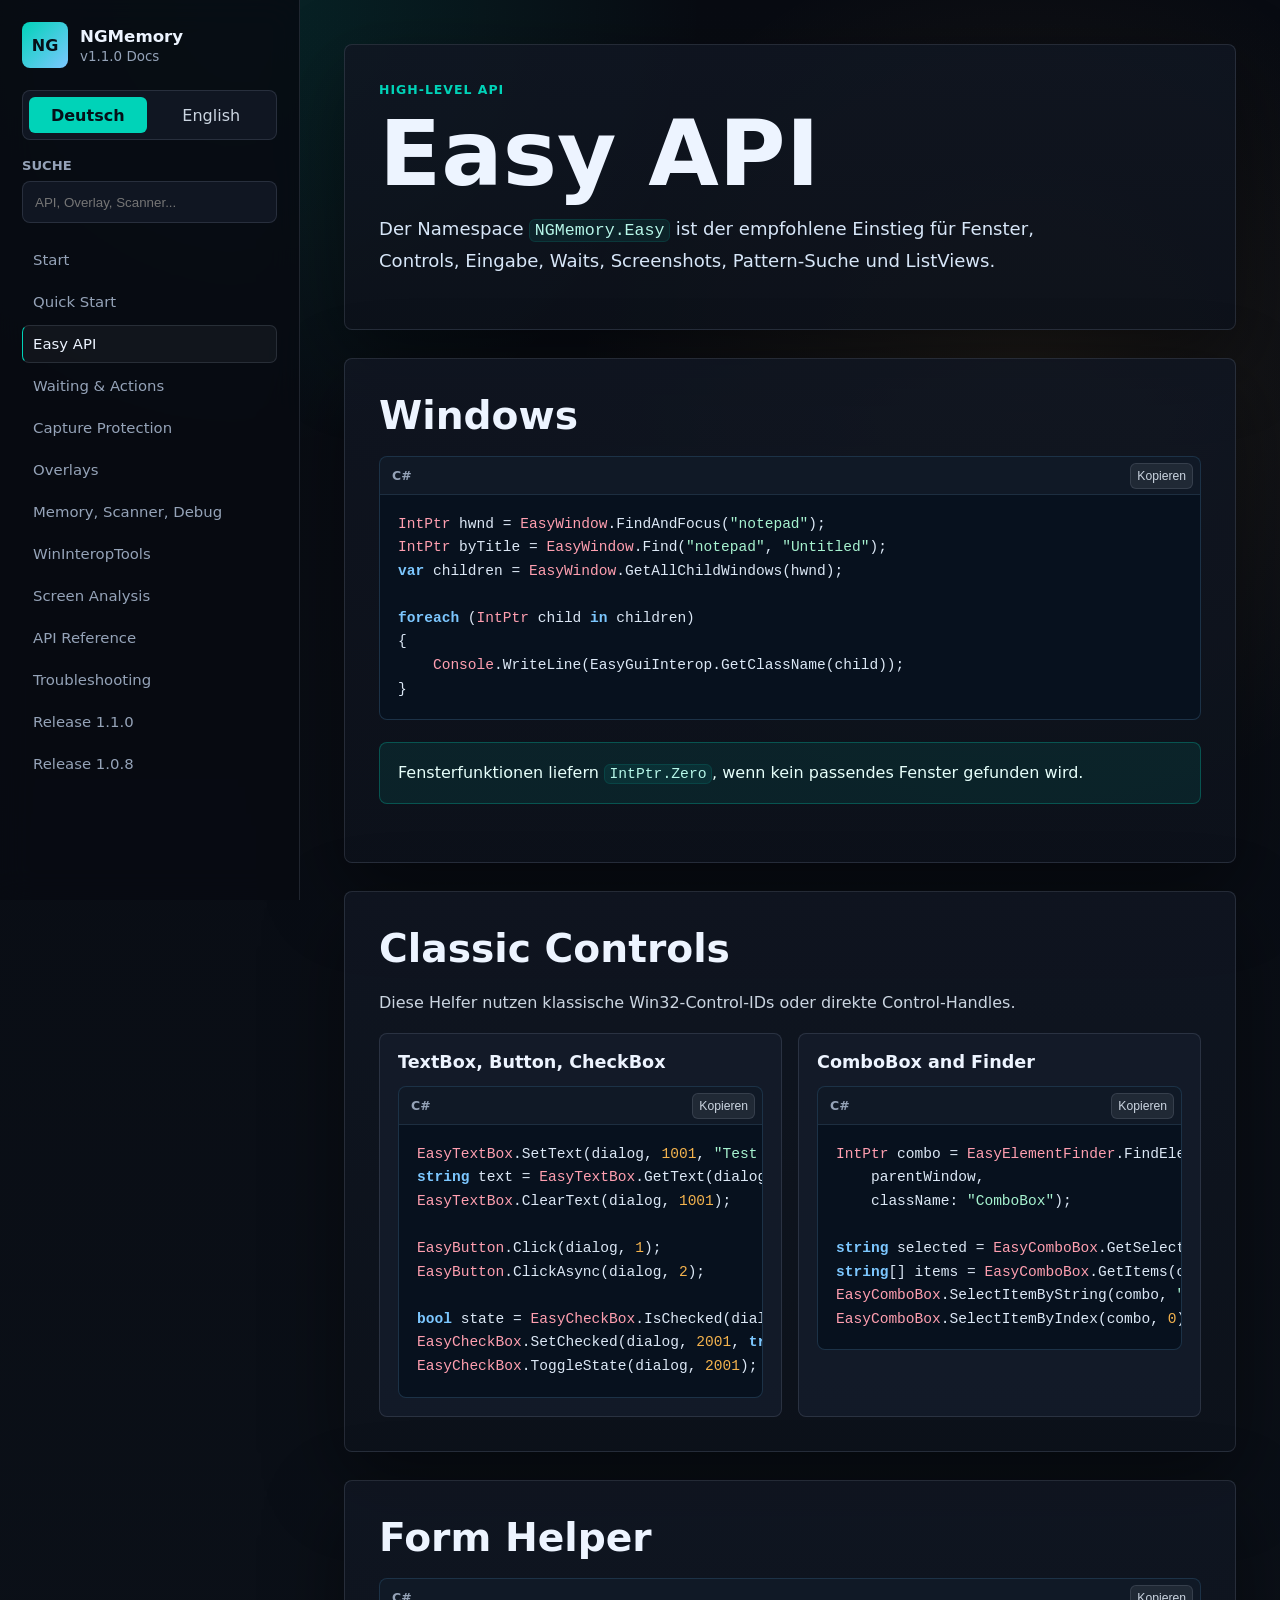
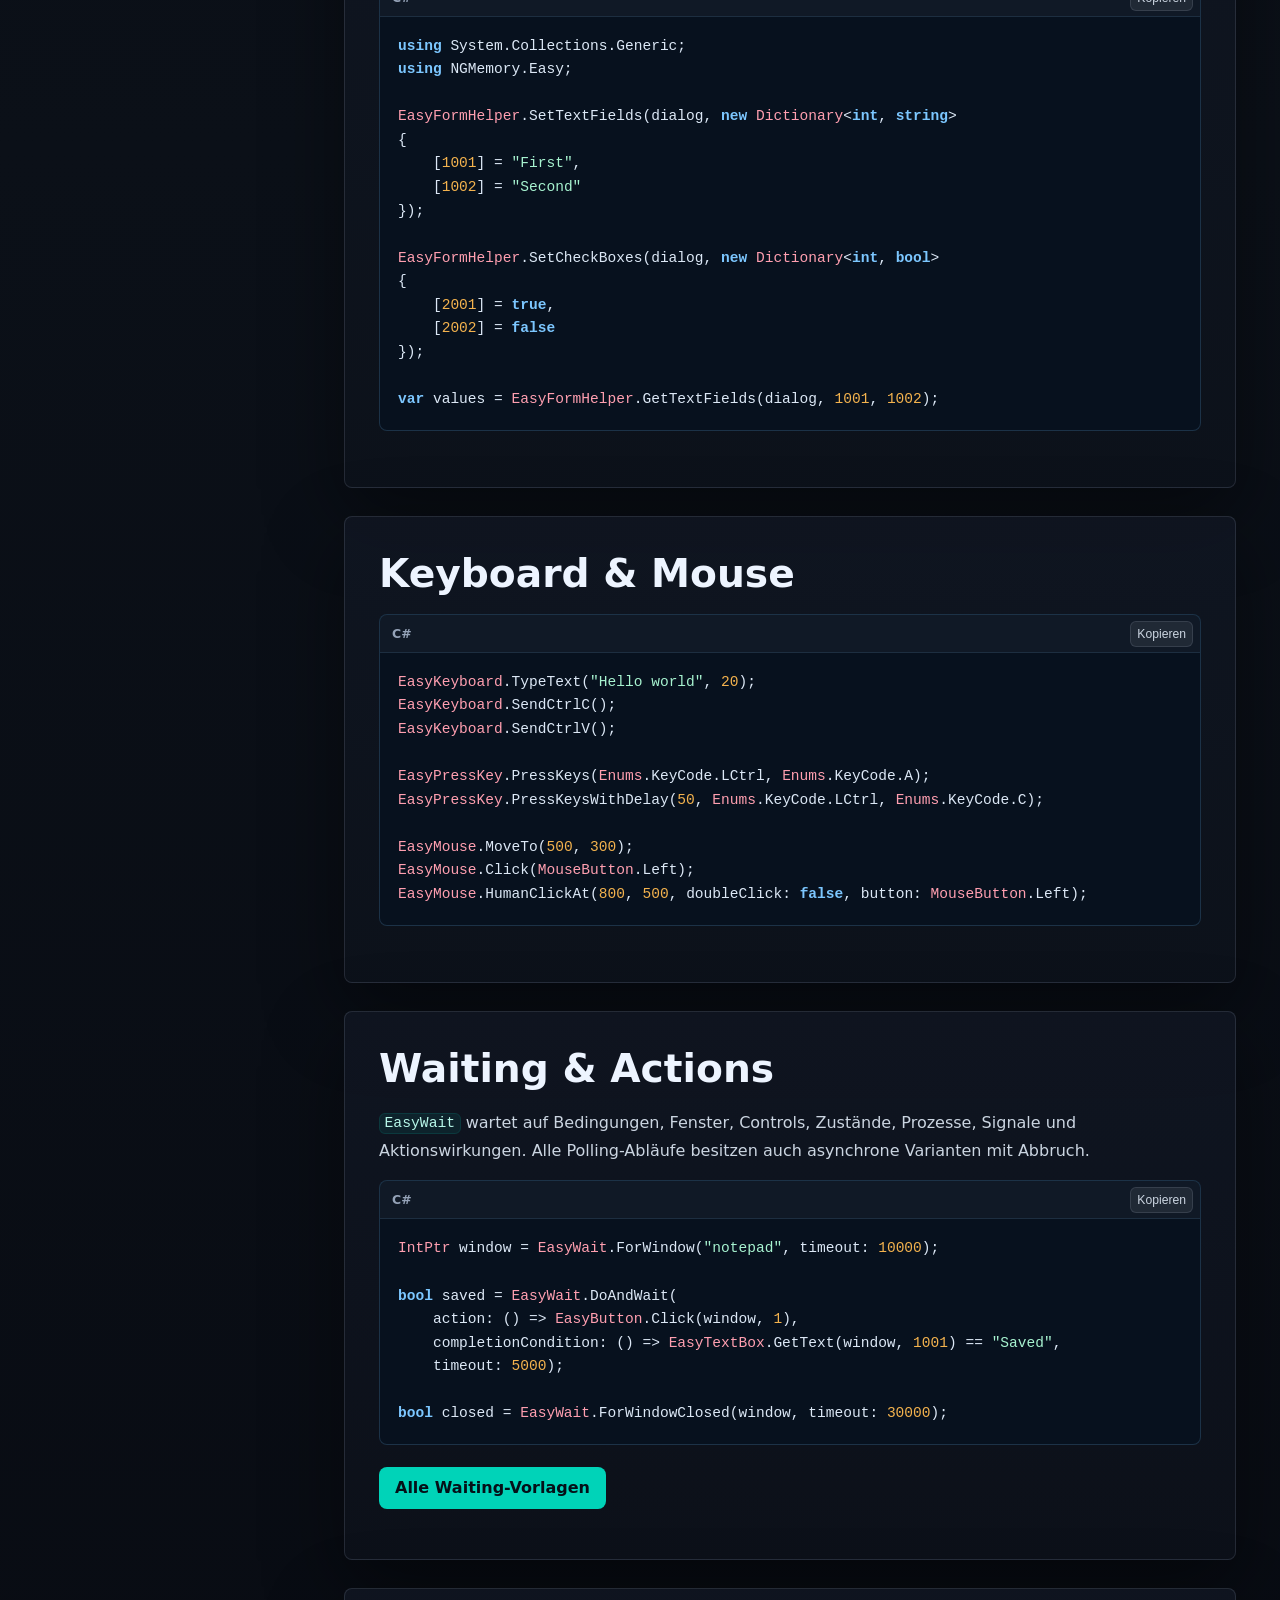
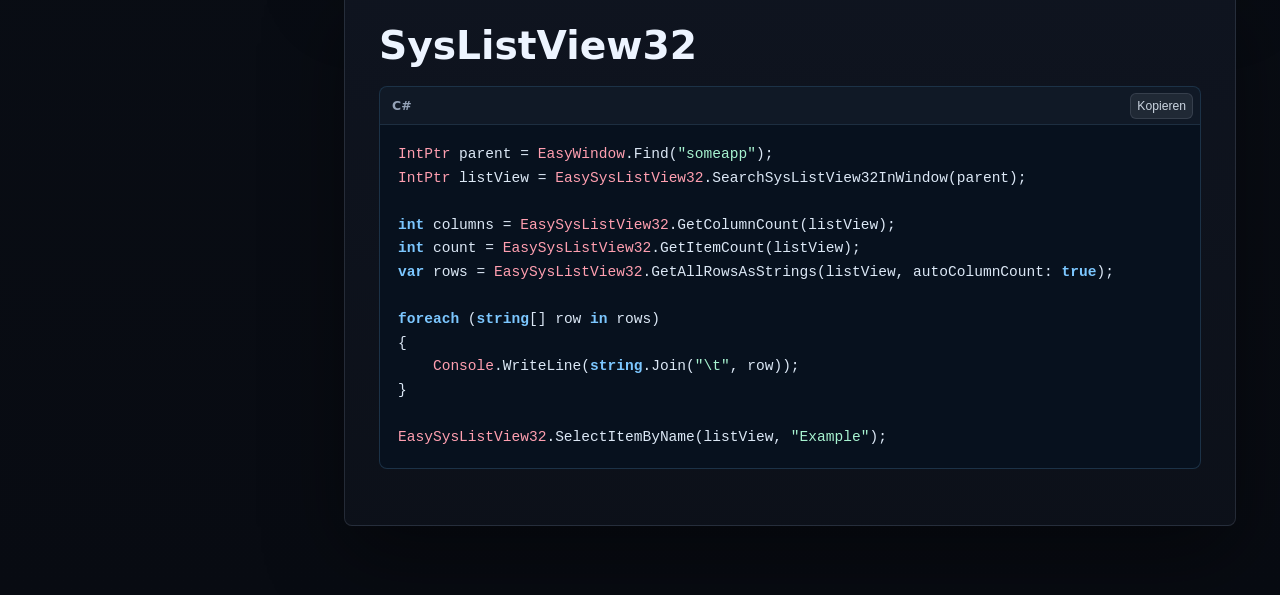
<file: NGMemoryDoc/pages/easy-api.html>
<!doctype html>
<html lang="de">
<head><meta charset="utf-8"><meta name="viewport" content="width=device-width, initial-scale=1"><title>Easy API - NGMemory</title><link rel="stylesheet" href="../styles.css"></head>
<body><div class="app-shell"><aside class="sidebar"><div class="brand"><div class="brand-mark">NG</div><div><strong>NGMemory</strong><span>v1.1.0 Docs</span></div></div><div class="language-card"><button class="lang-button active" data-set-lang="de">Deutsch</button><button class="lang-button" data-set-lang="en">English</button></div><label class="search-box"><span class="lang lang-de">Suche</span><span class="lang lang-en">Search</span><input id="searchInput" type="search"></label><div class="search-results" id="searchResults"></div><nav class="toc"><a href="../index.html">Start</a><a href="quick-start.html">Quick Start</a><a class="active" href="easy-api.html">Easy API</a><a href="waiting.html">Waiting &amp; Actions</a><a href="capture-protection.html">Capture Protection</a><a href="overlays.html">Overlays</a><a href="memory-scanner-debug.html">Memory, Scanner, Debug</a><a href="wininterop-tools.html">WinInteropTools</a><a href="screen-analysis.html">Screen Analysis</a><a href="api-reference.html">API Reference</a><a href="troubleshooting.html">Troubleshooting</a><a href="release-1.1.0.html">Release 1.1.0</a><a href="release-1.0.8.html">Release 1.0.8</a></nav></aside>
<main class="content">
<section class="doc-section"><p class="eyebrow">High-level API</p><h1>Easy API</h1><p class="lead lang lang-de">Der Namespace <code>NGMemory.Easy</code> ist der empfohlene Einstieg für Fenster, Controls, Eingabe, Waits, Screenshots, Pattern-Suche und ListViews.</p><p class="lead lang lang-en">The <code>NGMemory.Easy</code> namespace is the recommended entry point for windows, controls, input, waits, screenshots, pattern search, and list views.</p></section>
<section class="doc-section"><h2>Windows</h2><div class="code-card"><div class="code-title">C#</div><pre><code class="language-csharp">IntPtr hwnd = EasyWindow.FindAndFocus("notepad");
IntPtr byTitle = EasyWindow.Find("notepad", "Untitled");
var children = EasyWindow.GetAllChildWindows(hwnd);

foreach (IntPtr child in children)
{
    Console.WriteLine(EasyGuiInterop.GetClassName(child));
}</code></pre></div><div class="callout important"><span class="lang lang-de">Fensterfunktionen liefern <code>IntPtr.Zero</code>, wenn kein passendes Fenster gefunden wird.</span><span class="lang lang-en">Window helpers return <code>IntPtr.Zero</code> when no matching window is found.</span></div></section>
<section class="doc-section"><h2>Classic Controls</h2><p class="lang lang-de">Diese Helfer nutzen klassische Win32-Control-IDs oder direkte Control-Handles.</p><p class="lang lang-en">These helpers use classic Win32 control IDs or direct control handles.</p><div class="grid two"><article><h3>TextBox, Button, CheckBox</h3><div class="code-card compact"><div class="code-title">C#</div><pre><code class="language-csharp">EasyTextBox.SetText(dialog, 1001, "Test value");
string text = EasyTextBox.GetText(dialog, 1001);
EasyTextBox.ClearText(dialog, 1001);

EasyButton.Click(dialog, 1);
EasyButton.ClickAsync(dialog, 2);

bool state = EasyCheckBox.IsChecked(dialog, 2001);
EasyCheckBox.SetChecked(dialog, 2001, true);
EasyCheckBox.ToggleState(dialog, 2001);</code></pre></div></article><article><h3>ComboBox and Finder</h3><div class="code-card compact"><div class="code-title">C#</div><pre><code class="language-csharp">IntPtr combo = EasyElementFinder.FindElement(
    parentWindow,
    className: "ComboBox");

string selected = EasyComboBox.GetSelectedItem(combo);
string[] items = EasyComboBox.GetItems(combo);
EasyComboBox.SelectItemByString(combo, "Option A");
EasyComboBox.SelectItemByIndex(combo, 0);</code></pre></div></article></div></section>
<section class="doc-section"><h2>Form Helper</h2><div class="code-card"><div class="code-title">C#</div><pre><code class="language-csharp">using System.Collections.Generic;
using NGMemory.Easy;

EasyFormHelper.SetTextFields(dialog, new Dictionary&lt;int, string&gt;
{
    [1001] = "First",
    [1002] = "Second"
});

EasyFormHelper.SetCheckBoxes(dialog, new Dictionary&lt;int, bool&gt;
{
    [2001] = true,
    [2002] = false
});

var values = EasyFormHelper.GetTextFields(dialog, 1001, 1002);</code></pre></div></section>
<section class="doc-section"><h2>Keyboard &amp; Mouse</h2><div class="code-card"><div class="code-title">C#</div><pre><code class="language-csharp">EasyKeyboard.TypeText("Hello world", 20);
EasyKeyboard.SendCtrlC();
EasyKeyboard.SendCtrlV();

EasyPressKey.PressKeys(Enums.KeyCode.LCtrl, Enums.KeyCode.A);
EasyPressKey.PressKeysWithDelay(50, Enums.KeyCode.LCtrl, Enums.KeyCode.C);

EasyMouse.MoveTo(500, 300);
EasyMouse.Click(MouseButton.Left);
EasyMouse.HumanClickAt(800, 500, doubleClick: false, button: MouseButton.Left);</code></pre></div></section>
<section class="doc-section"><h2>Waiting &amp; Actions</h2><p class="lang lang-de"><code>EasyWait</code> wartet auf Bedingungen, Fenster, Controls, Zustände, Prozesse, Signale und Aktionswirkungen. Alle Polling-Abläufe besitzen auch asynchrone Varianten mit Abbruch.</p><p class="lang lang-en"><code>EasyWait</code> waits for conditions, windows, controls, states, processes, signals, and action effects. Every polling workflow also has an asynchronous cancellable variant.</p><div class="code-card"><div class="code-title">C#</div><pre><code class="language-csharp">IntPtr window = EasyWait.ForWindow("notepad", timeout: 10000);

bool saved = EasyWait.DoAndWait(
    action: () =&gt; EasyButton.Click(window, 1),
    completionCondition: () =&gt; EasyTextBox.GetText(window, 1001) == "Saved",
    timeout: 5000);

bool closed = EasyWait.ForWindowClosed(window, timeout: 30000);</code></pre></div><p><a class="primary-action" href="waiting.html"><span class="lang lang-de">Alle Waiting-Vorlagen</span><span class="lang lang-en">All waiting templates</span></a></p></section>
<section class="doc-section"><h2>SysListView32</h2><div class="code-card"><div class="code-title">C#</div><pre><code class="language-csharp">IntPtr parent = EasyWindow.Find("someapp");
IntPtr listView = EasySysListView32.SearchSysListView32InWindow(parent);

int columns = EasySysListView32.GetColumnCount(listView);
int count = EasySysListView32.GetItemCount(listView);
var rows = EasySysListView32.GetAllRowsAsStrings(listView, autoColumnCount: true);

foreach (string[] row in rows)
{
    Console.WriteLine(string.Join("\t", row));
}

EasySysListView32.SelectItemByName(listView, "Example");</code></pre></div></section>
</main></div><script src="../search-index.js"></script><script src="../app.js"></script></body></html>
</file>
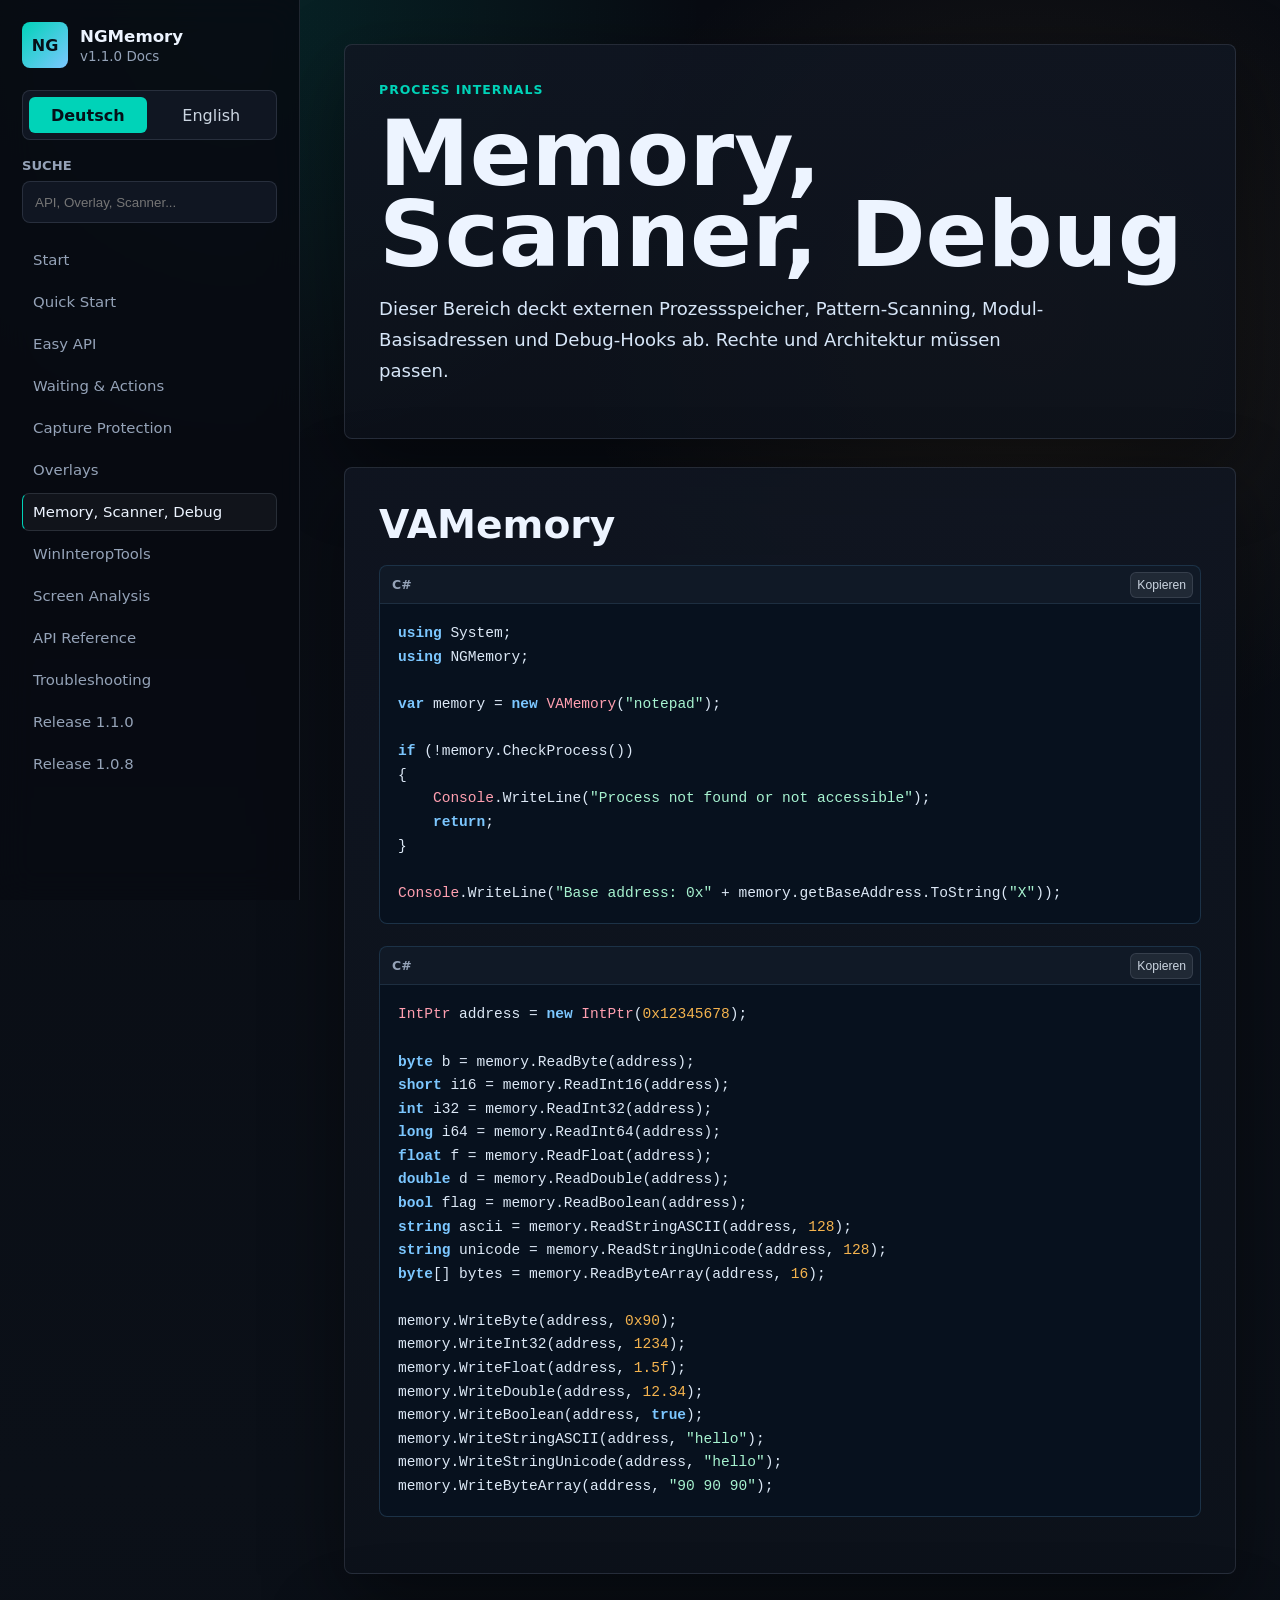
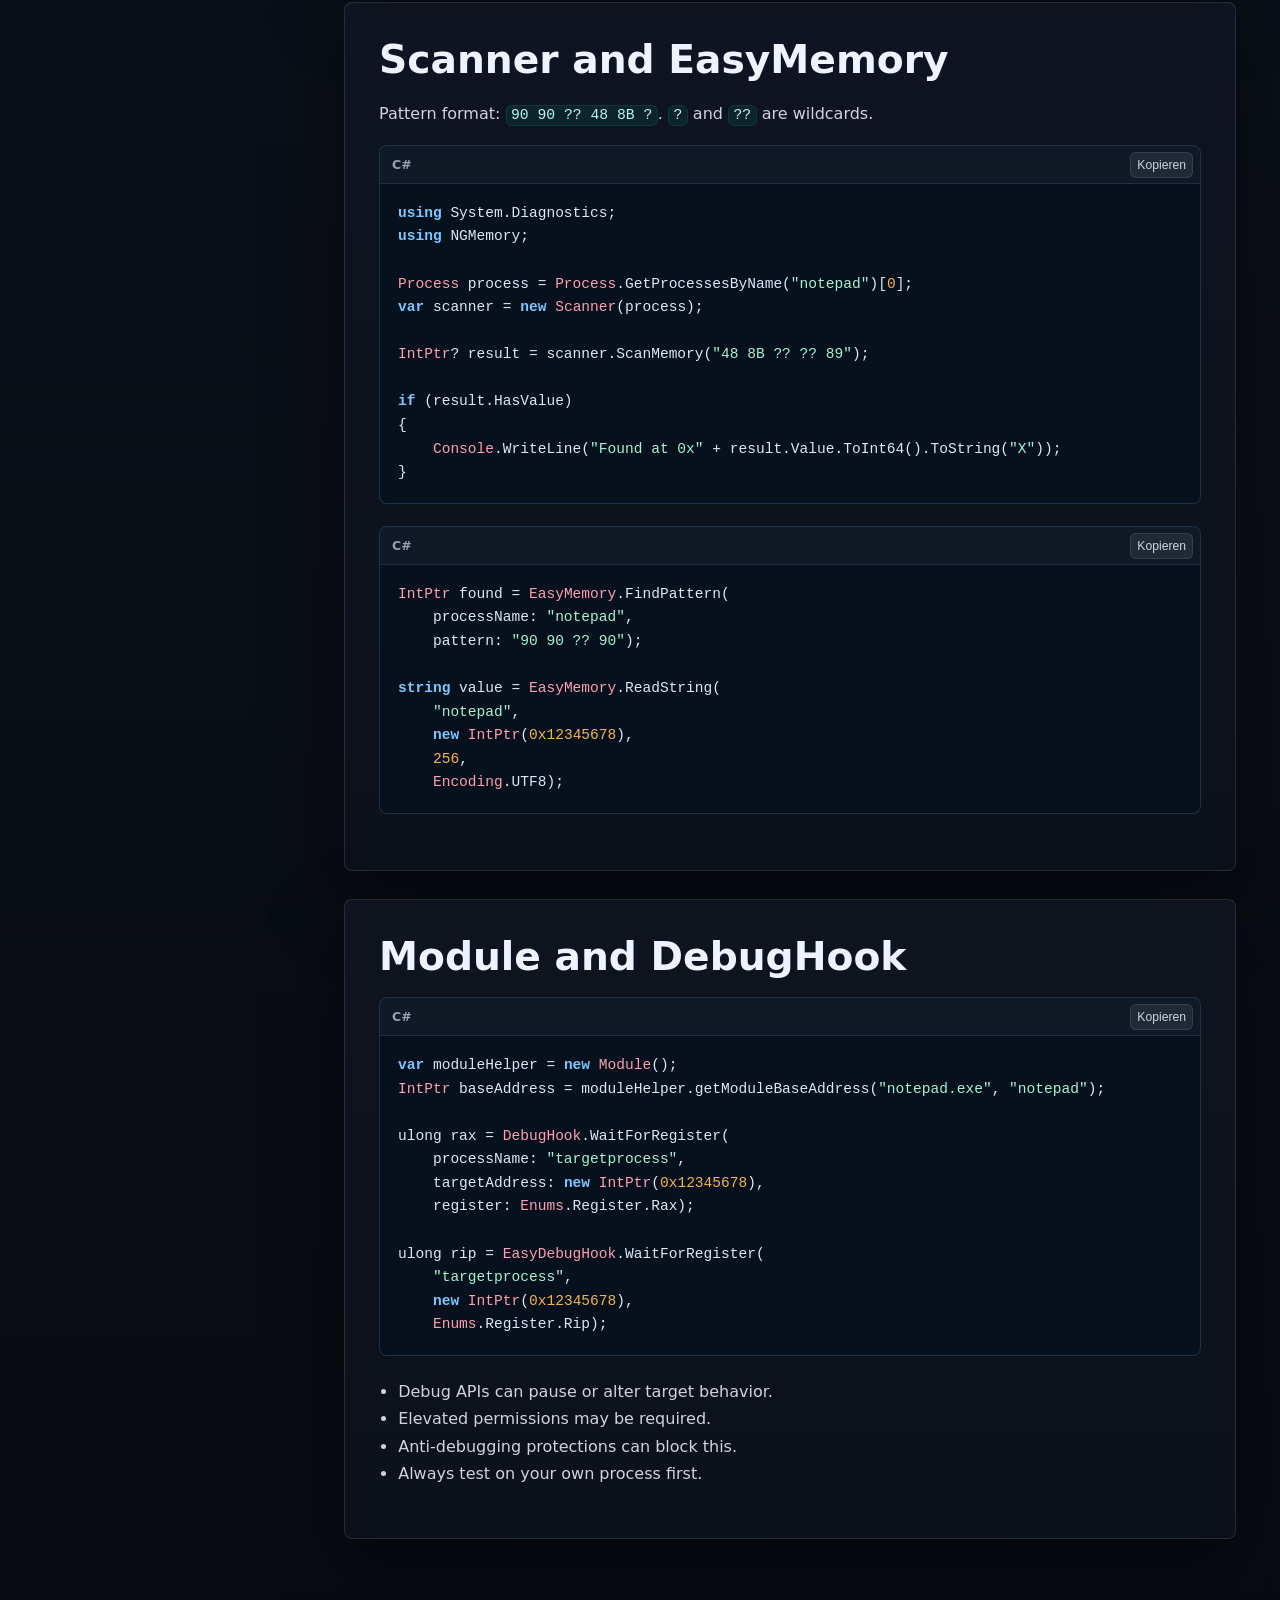
<file: NGMemoryDoc/pages/memory-scanner-debug.html>
<!doctype html>
<html lang="de">
<head><meta charset="utf-8"><meta name="viewport" content="width=device-width, initial-scale=1"><title>Memory Scanner Debug - NGMemory</title><link rel="stylesheet" href="../styles.css"></head>
<body><div class="app-shell"><aside class="sidebar"><div class="brand"><div class="brand-mark">NG</div><div><strong>NGMemory</strong><span>v1.1.0 Docs</span></div></div><div class="language-card"><button class="lang-button active" data-set-lang="de">Deutsch</button><button class="lang-button" data-set-lang="en">English</button></div><label class="search-box"><span class="lang lang-de">Suche</span><span class="lang lang-en">Search</span><input id="searchInput" type="search"></label><div class="search-results" id="searchResults"></div><nav class="toc"><a href="../index.html">Start</a><a href="quick-start.html">Quick Start</a><a href="easy-api.html">Easy API</a><a href="waiting.html">Waiting &amp; Actions</a><a href="capture-protection.html">Capture Protection</a><a href="overlays.html">Overlays</a><a class="active" href="memory-scanner-debug.html">Memory, Scanner, Debug</a><a href="wininterop-tools.html">WinInteropTools</a><a href="screen-analysis.html">Screen Analysis</a><a href="api-reference.html">API Reference</a><a href="troubleshooting.html">Troubleshooting</a><a href="release-1.1.0.html">Release 1.1.0</a><a href="release-1.0.8.html">Release 1.0.8</a></nav></aside>
<main class="content">
<section class="doc-section"><p class="eyebrow">Process internals</p><h1>Memory, Scanner, Debug</h1><p class="lead lang lang-de">Dieser Bereich deckt externen Prozessspeicher, Pattern-Scanning, Modul-Basisadressen und Debug-Hooks ab. Rechte und Architektur müssen passen.</p><p class="lead lang lang-en">This area covers external process memory, pattern scanning, module base addresses, and debug hooks. Permissions and architecture must match.</p></section>
<section class="doc-section"><h2>VAMemory</h2><div class="code-card"><div class="code-title">C#</div><pre><code class="language-csharp">using System;
using NGMemory;

var memory = new VAMemory("notepad");

if (!memory.CheckProcess())
{
    Console.WriteLine("Process not found or not accessible");
    return;
}

Console.WriteLine("Base address: 0x" + memory.getBaseAddress.ToString("X"));</code></pre></div><div class="code-card"><div class="code-title">C#</div><pre><code class="language-csharp">IntPtr address = new IntPtr(0x12345678);

byte b = memory.ReadByte(address);
short i16 = memory.ReadInt16(address);
int i32 = memory.ReadInt32(address);
long i64 = memory.ReadInt64(address);
float f = memory.ReadFloat(address);
double d = memory.ReadDouble(address);
bool flag = memory.ReadBoolean(address);
string ascii = memory.ReadStringASCII(address, 128);
string unicode = memory.ReadStringUnicode(address, 128);
byte[] bytes = memory.ReadByteArray(address, 16);

memory.WriteByte(address, 0x90);
memory.WriteInt32(address, 1234);
memory.WriteFloat(address, 1.5f);
memory.WriteDouble(address, 12.34);
memory.WriteBoolean(address, true);
memory.WriteStringASCII(address, "hello");
memory.WriteStringUnicode(address, "hello");
memory.WriteByteArray(address, "90 90 90");</code></pre></div></section>
<section class="doc-section"><h2>Scanner and EasyMemory</h2><p>Pattern format: <code>90 90 ?? 48 8B ?</code>. <code>?</code> and <code>??</code> are wildcards.</p><div class="code-card"><div class="code-title">C#</div><pre><code class="language-csharp">using System.Diagnostics;
using NGMemory;

Process process = Process.GetProcessesByName("notepad")[0];
var scanner = new Scanner(process);

IntPtr? result = scanner.ScanMemory("48 8B ?? ?? 89");

if (result.HasValue)
{
    Console.WriteLine("Found at 0x" + result.Value.ToInt64().ToString("X"));
}</code></pre></div><div class="code-card"><div class="code-title">C#</div><pre><code class="language-csharp">IntPtr found = EasyMemory.FindPattern(
    processName: "notepad",
    pattern: "90 90 ?? 90");

string value = EasyMemory.ReadString(
    "notepad",
    new IntPtr(0x12345678),
    256,
    Encoding.UTF8);</code></pre></div></section>
<section class="doc-section"><h2>Module and DebugHook</h2><div class="code-card"><div class="code-title">C#</div><pre><code class="language-csharp">var moduleHelper = new Module();
IntPtr baseAddress = moduleHelper.getModuleBaseAddress("notepad.exe", "notepad");

ulong rax = DebugHook.WaitForRegister(
    processName: "targetprocess",
    targetAddress: new IntPtr(0x12345678),
    register: Enums.Register.Rax);

ulong rip = EasyDebugHook.WaitForRegister(
    "targetprocess",
    new IntPtr(0x12345678),
    Enums.Register.Rip);</code></pre></div><ul><li>Debug APIs can pause or alter target behavior.</li><li>Elevated permissions may be required.</li><li>Anti-debugging protections can block this.</li><li>Always test on your own process first.</li></ul></section>
</main></div><script src="../search-index.js"></script><script src="../app.js"></script></body></html>
</file>
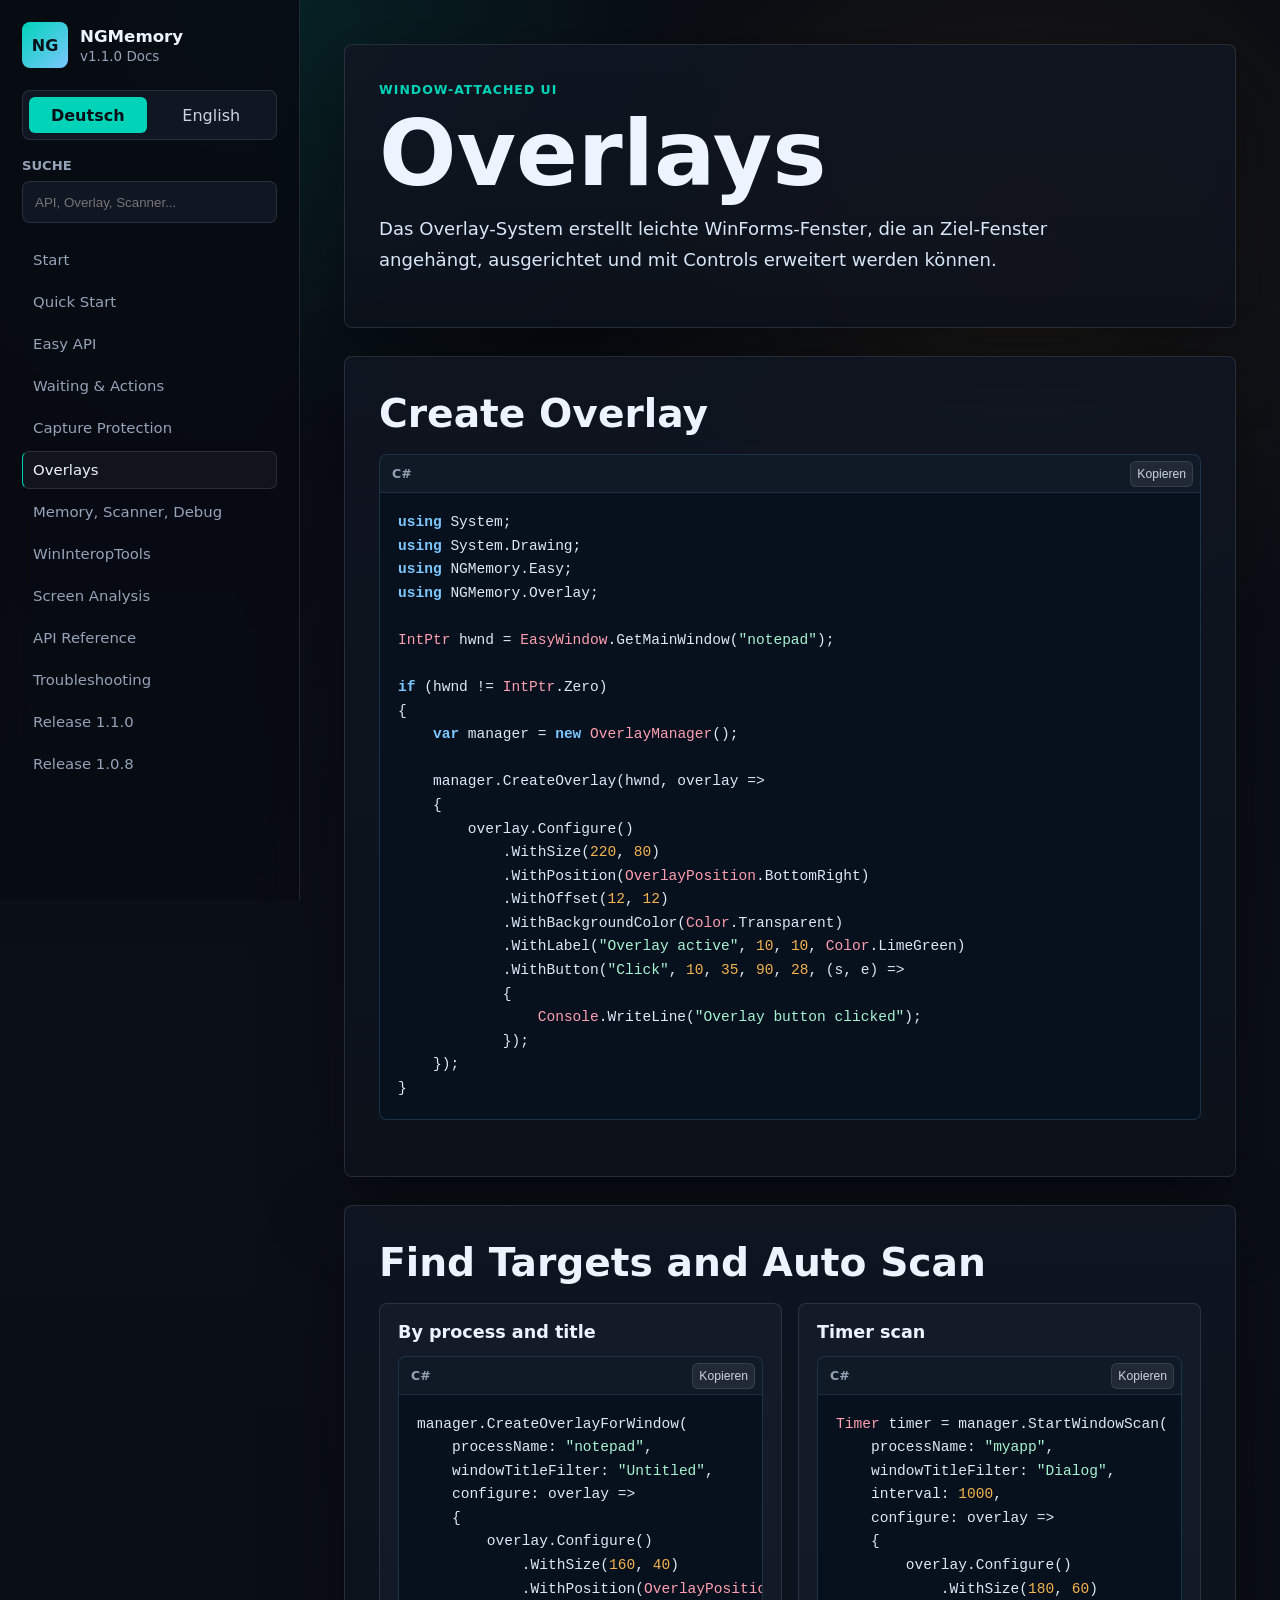
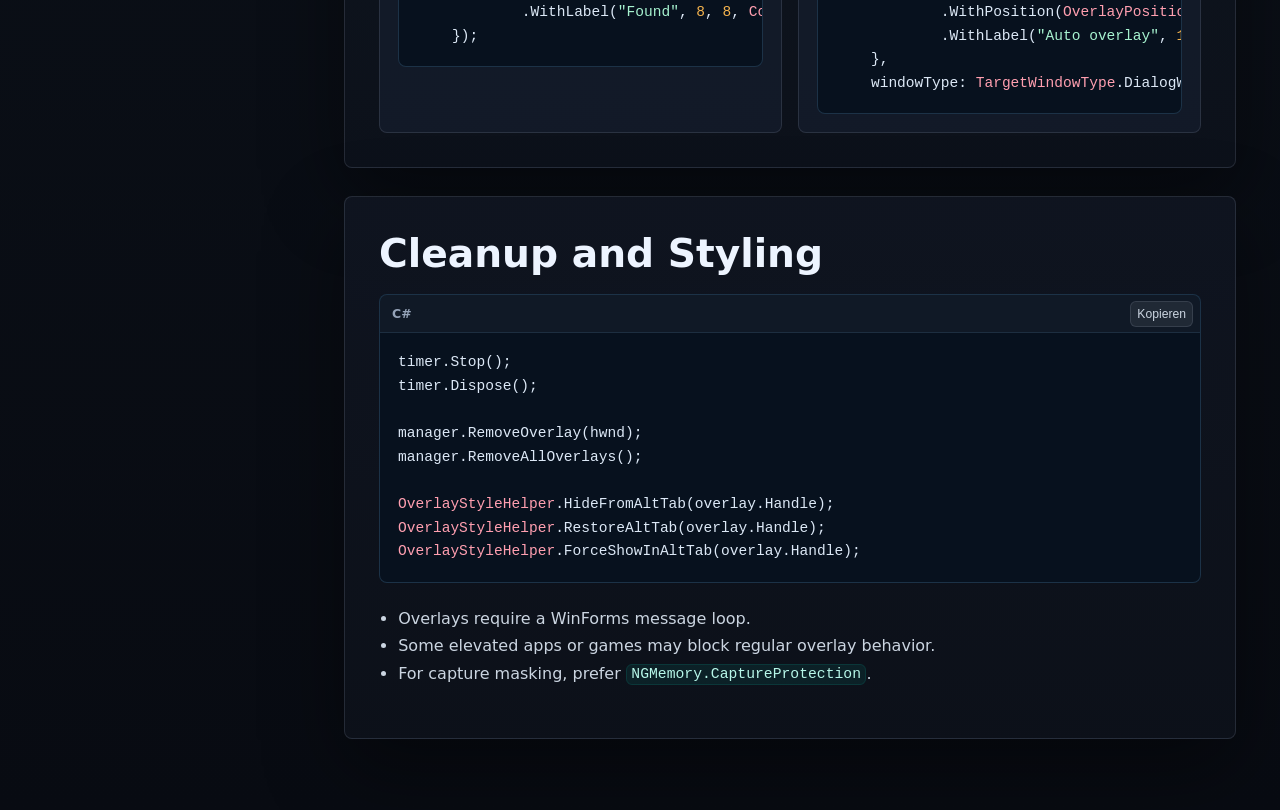
<file: NGMemoryDoc/pages/overlays.html>
<!doctype html>
<html lang="de">
<head><meta charset="utf-8"><meta name="viewport" content="width=device-width, initial-scale=1"><title>Overlays - NGMemory</title><link rel="stylesheet" href="../styles.css"></head>
<body><div class="app-shell"><aside class="sidebar"><div class="brand"><div class="brand-mark">NG</div><div><strong>NGMemory</strong><span>v1.1.0 Docs</span></div></div><div class="language-card"><button class="lang-button active" data-set-lang="de">Deutsch</button><button class="lang-button" data-set-lang="en">English</button></div><label class="search-box"><span class="lang lang-de">Suche</span><span class="lang lang-en">Search</span><input id="searchInput" type="search"></label><div class="search-results" id="searchResults"></div><nav class="toc"><a href="../index.html">Start</a><a href="quick-start.html">Quick Start</a><a href="easy-api.html">Easy API</a><a href="waiting.html">Waiting &amp; Actions</a><a href="capture-protection.html">Capture Protection</a><a class="active" href="overlays.html">Overlays</a><a href="memory-scanner-debug.html">Memory, Scanner, Debug</a><a href="wininterop-tools.html">WinInteropTools</a><a href="screen-analysis.html">Screen Analysis</a><a href="api-reference.html">API Reference</a><a href="troubleshooting.html">Troubleshooting</a><a href="release-1.1.0.html">Release 1.1.0</a><a href="release-1.0.8.html">Release 1.0.8</a></nav></aside>
<main class="content">
<section class="doc-section"><p class="eyebrow">Window-attached UI</p><h1>Overlays</h1><p class="lead lang lang-de">Das Overlay-System erstellt leichte WinForms-Fenster, die an Ziel-Fenster angehängt, ausgerichtet und mit Controls erweitert werden können.</p><p class="lead lang lang-en">The overlay system creates lightweight WinForms windows that can be attached, positioned, and extended with controls.</p></section>
<section class="doc-section"><h2>Create Overlay</h2><div class="code-card"><div class="code-title">C#</div><pre><code class="language-csharp">using System;
using System.Drawing;
using NGMemory.Easy;
using NGMemory.Overlay;

IntPtr hwnd = EasyWindow.GetMainWindow("notepad");

if (hwnd != IntPtr.Zero)
{
    var manager = new OverlayManager();

    manager.CreateOverlay(hwnd, overlay =&gt;
    {
        overlay.Configure()
            .WithSize(220, 80)
            .WithPosition(OverlayPosition.BottomRight)
            .WithOffset(12, 12)
            .WithBackgroundColor(Color.Transparent)
            .WithLabel("Overlay active", 10, 10, Color.LimeGreen)
            .WithButton("Click", 10, 35, 90, 28, (s, e) =&gt;
            {
                Console.WriteLine("Overlay button clicked");
            });
    });
}</code></pre></div></section>
<section class="doc-section"><h2>Find Targets and Auto Scan</h2><div class="grid two"><article><h3>By process and title</h3><div class="code-card compact"><div class="code-title">C#</div><pre><code class="language-csharp">manager.CreateOverlayForWindow(
    processName: "notepad",
    windowTitleFilter: "Untitled",
    configure: overlay =&gt;
    {
        overlay.Configure()
            .WithSize(160, 40)
            .WithPosition(OverlayPosition.TopRight)
            .WithLabel("Found", 8, 8, Color.White);
    });</code></pre></div></article><article><h3>Timer scan</h3><div class="code-card compact"><div class="code-title">C#</div><pre><code class="language-csharp">Timer timer = manager.StartWindowScan(
    processName: "myapp",
    windowTitleFilter: "Dialog",
    interval: 1000,
    configure: overlay =&gt;
    {
        overlay.Configure()
            .WithSize(180, 60)
            .WithPosition(OverlayPosition.Center)
            .WithLabel("Auto overlay", 10, 10, Color.Cyan);
    },
    windowType: TargetWindowType.DialogWindows);</code></pre></div></article></div></section>
<section class="doc-section"><h2>Cleanup and Styling</h2><div class="code-card"><div class="code-title">C#</div><pre><code class="language-csharp">timer.Stop();
timer.Dispose();

manager.RemoveOverlay(hwnd);
manager.RemoveAllOverlays();

OverlayStyleHelper.HideFromAltTab(overlay.Handle);
OverlayStyleHelper.RestoreAltTab(overlay.Handle);
OverlayStyleHelper.ForceShowInAltTab(overlay.Handle);</code></pre></div><ul><li>Overlays require a WinForms message loop.</li><li>Some elevated apps or games may block regular overlay behavior.</li><li>For capture masking, prefer <code>NGMemory.CaptureProtection</code>.</li></ul></section>
</main></div><script src="../search-index.js"></script><script src="../app.js"></script></body></html>
</file>
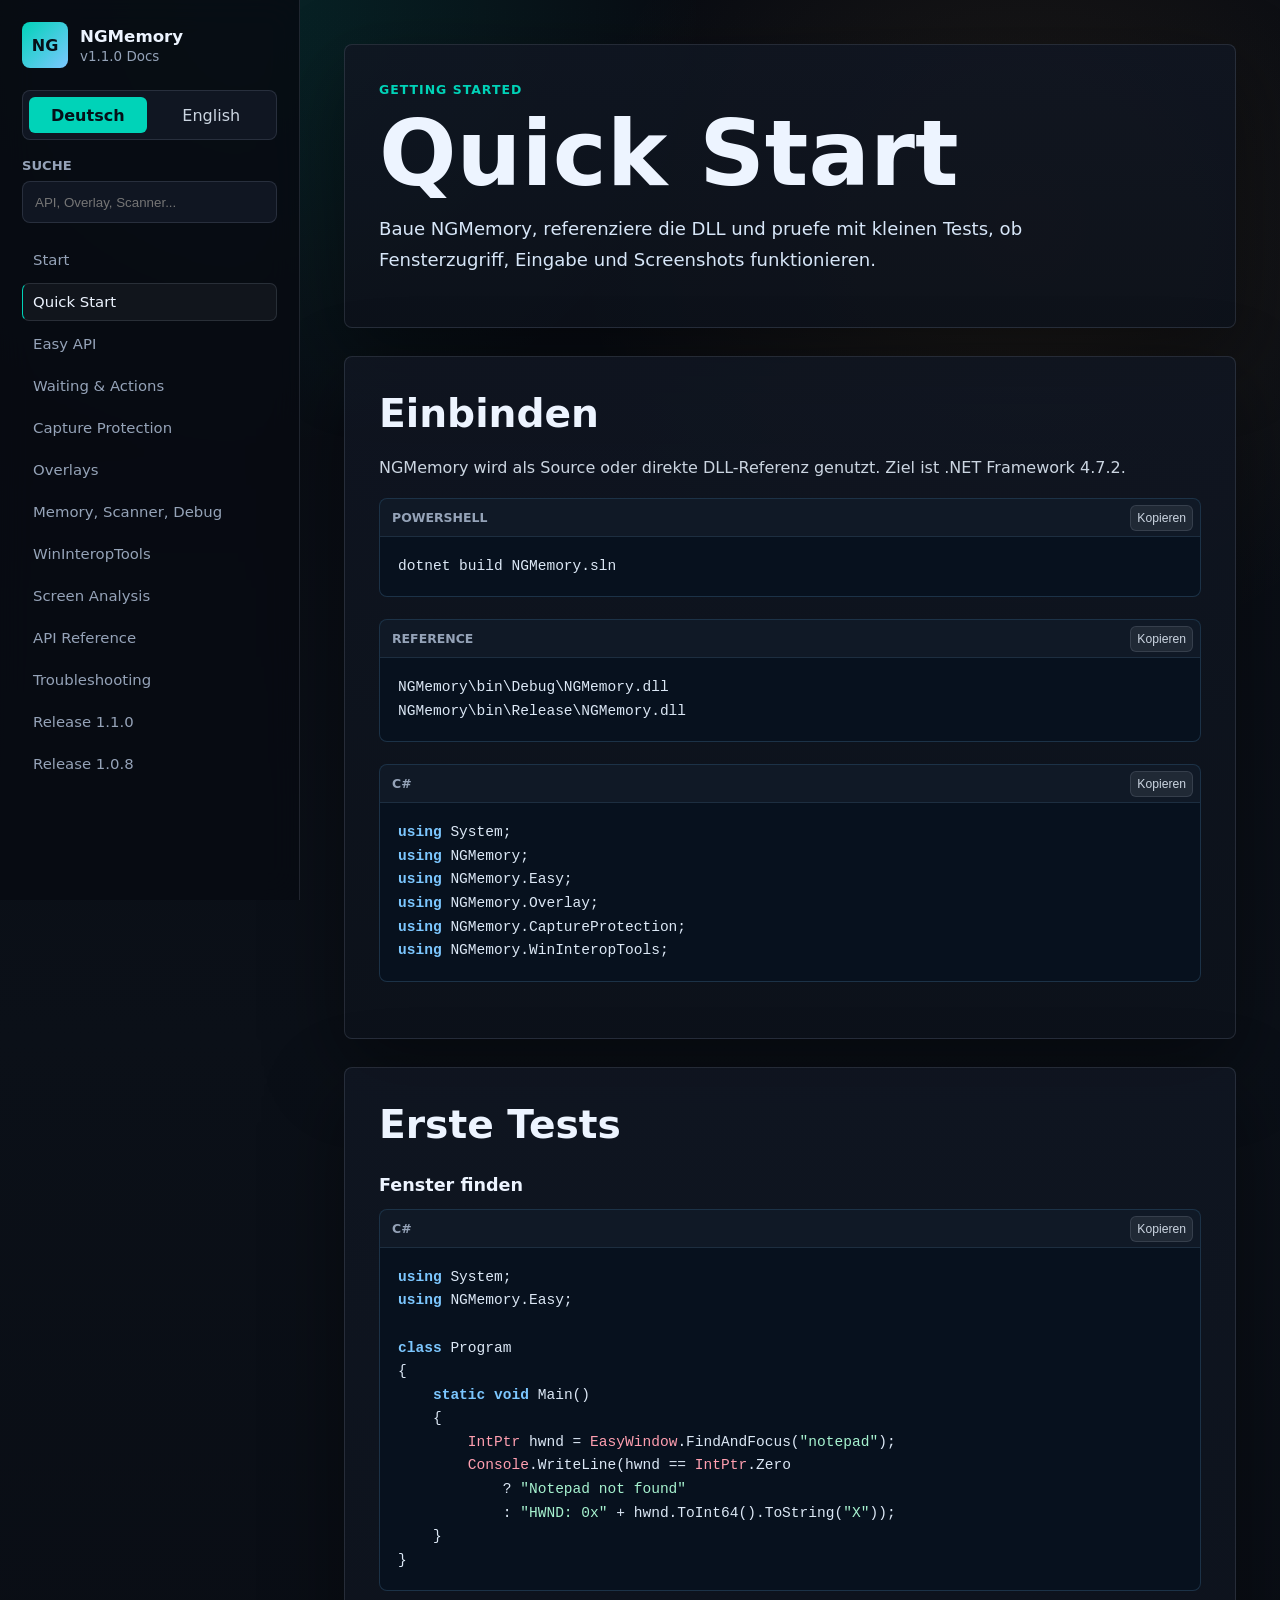
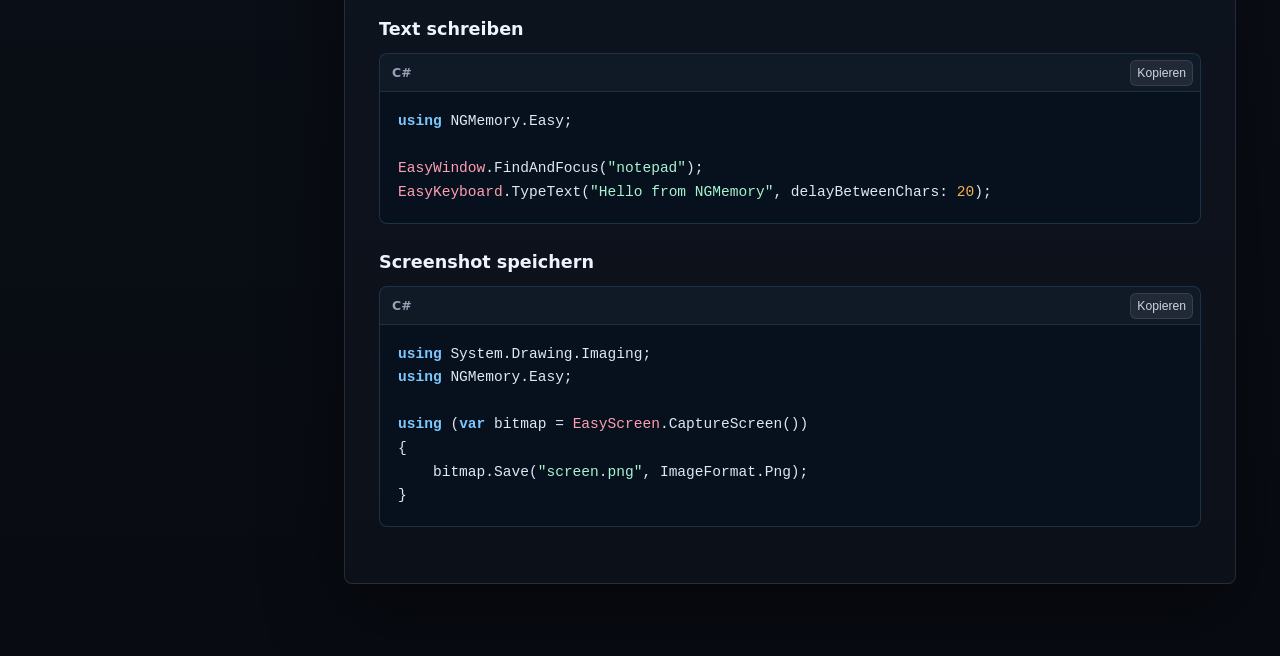
<file: NGMemoryDoc/pages/quick-start.html>
<!doctype html>
<html lang="de">
<head><meta charset="utf-8"><meta name="viewport" content="width=device-width, initial-scale=1"><title>Quick Start - NGMemory</title><link rel="stylesheet" href="../styles.css"></head>
<body>
<div class="app-shell">
<aside class="sidebar">
  <div class="brand"><div class="brand-mark">NG</div><div><strong>NGMemory</strong><span>v1.1.0 Docs</span></div></div>
  <div class="language-card"><button class="lang-button active" data-set-lang="de">Deutsch</button><button class="lang-button" data-set-lang="en">English</button></div>
  <label class="search-box"><span class="lang lang-de">Suche</span><span class="lang lang-en">Search</span><input id="searchInput" type="search"></label>
  <div class="search-results" id="searchResults"></div>
  <nav class="toc">
    <a href="../index.html">Start</a><a class="active" href="quick-start.html">Quick Start</a><a href="easy-api.html">Easy API</a><a href="waiting.html">Waiting &amp; Actions</a><a href="capture-protection.html">Capture Protection</a><a href="overlays.html">Overlays</a><a href="memory-scanner-debug.html">Memory, Scanner, Debug</a><a href="wininterop-tools.html">WinInteropTools</a><a href="screen-analysis.html">Screen Analysis</a><a href="api-reference.html">API Reference</a><a href="troubleshooting.html">Troubleshooting</a><a href="release-1.1.0.html">Release 1.1.0</a><a href="release-1.0.8.html">Release 1.0.8</a>
  </nav>
</aside>
<main class="content">
  <section class="doc-section">
    <p class="eyebrow">Getting started</p>
    <h1>Quick Start</h1>
    <p class="lead lang lang-de">Baue NGMemory, referenziere die DLL und pruefe mit kleinen Tests, ob Fensterzugriff, Eingabe und Screenshots funktionieren.</p>
    <p class="lead lang lang-en">Build NGMemory, reference the DLL, and verify window access, input, and screenshots with small tests.</p>
  </section>
  <section class="doc-section">
    <h2><span class="lang lang-de">Einbinden</span><span class="lang lang-en">Add to a project</span></h2>
    <p class="lang lang-de">NGMemory wird als Source oder direkte DLL-Referenz genutzt. Ziel ist .NET Framework 4.7.2.</p>
    <p class="lang lang-en">NGMemory is consumed as source or direct DLL reference. The target is .NET Framework 4.7.2.</p>
    <div class="code-card"><div class="code-title">PowerShell</div><pre><code class="language-powershell">dotnet build NGMemory.sln</code></pre></div>
    <div class="code-card"><div class="code-title">Reference</div><pre><code class="language-text">NGMemory\bin\Debug\NGMemory.dll
NGMemory\bin\Release\NGMemory.dll</code></pre></div>
    <div class="code-card"><div class="code-title">C#</div><pre><code class="language-csharp">using System;
using NGMemory;
using NGMemory.Easy;
using NGMemory.Overlay;
using NGMemory.CaptureProtection;
using NGMemory.WinInteropTools;</code></pre></div>
  </section>
  <section class="doc-section">
    <h2><span class="lang lang-de">Erste Tests</span><span class="lang lang-en">First tests</span></h2>
    <h3><span class="lang lang-de">Fenster finden</span><span class="lang lang-en">Find a window</span></h3>
    <div class="code-card"><div class="code-title">C#</div><pre><code class="language-csharp">using System;
using NGMemory.Easy;

class Program
{
    static void Main()
    {
        IntPtr hwnd = EasyWindow.FindAndFocus("notepad");
        Console.WriteLine(hwnd == IntPtr.Zero
            ? "Notepad not found"
            : "HWND: 0x" + hwnd.ToInt64().ToString("X"));
    }
}</code></pre></div>
    <h3><span class="lang lang-de">Text schreiben</span><span class="lang lang-en">Type text</span></h3>
    <div class="code-card"><div class="code-title">C#</div><pre><code class="language-csharp">using NGMemory.Easy;

EasyWindow.FindAndFocus("notepad");
EasyKeyboard.TypeText("Hello from NGMemory", delayBetweenChars: 20);</code></pre></div>
    <h3><span class="lang lang-de">Screenshot speichern</span><span class="lang lang-en">Save a screenshot</span></h3>
    <div class="code-card"><div class="code-title">C#</div><pre><code class="language-csharp">using System.Drawing.Imaging;
using NGMemory.Easy;

using (var bitmap = EasyScreen.CaptureScreen())
{
    bitmap.Save("screen.png", ImageFormat.Png);
}</code></pre></div>
  </section>
</main>
</div>
<script src="../search-index.js"></script><script src="../app.js"></script>
</body>
</html>
</file>
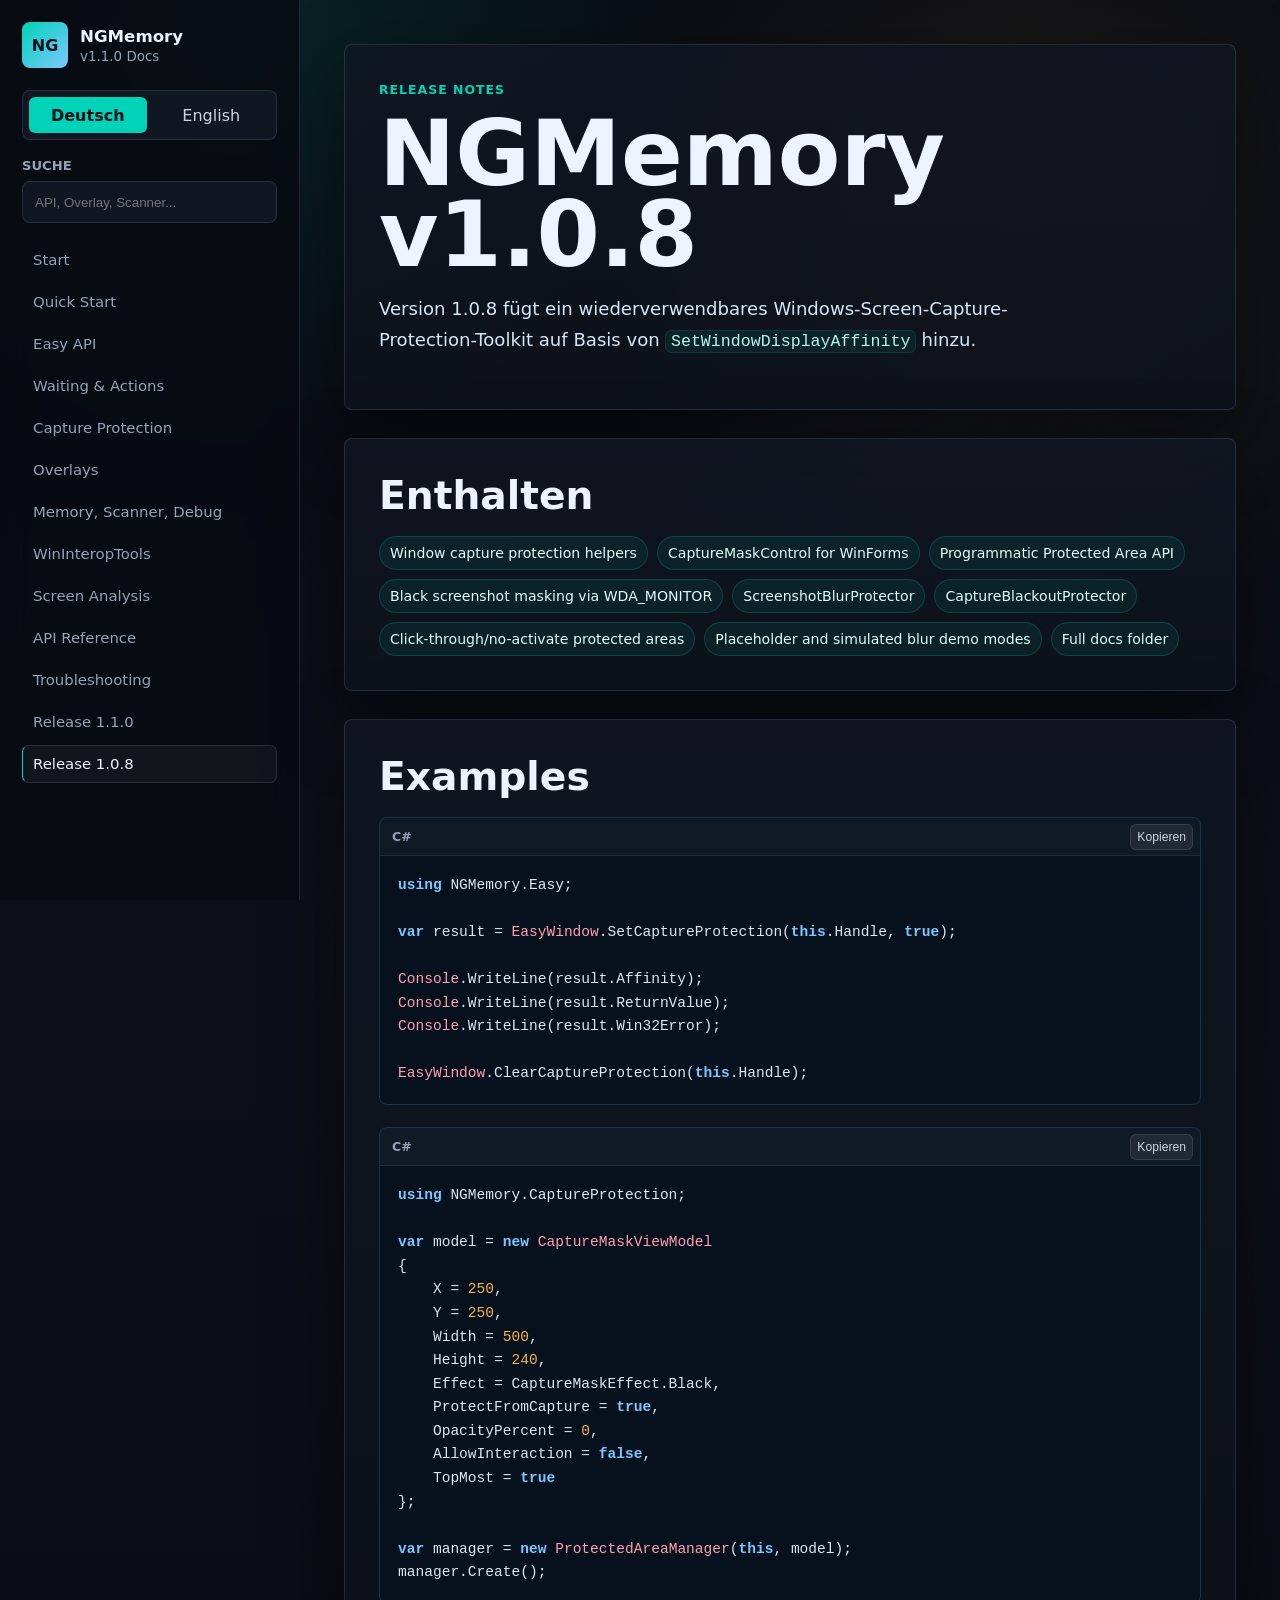
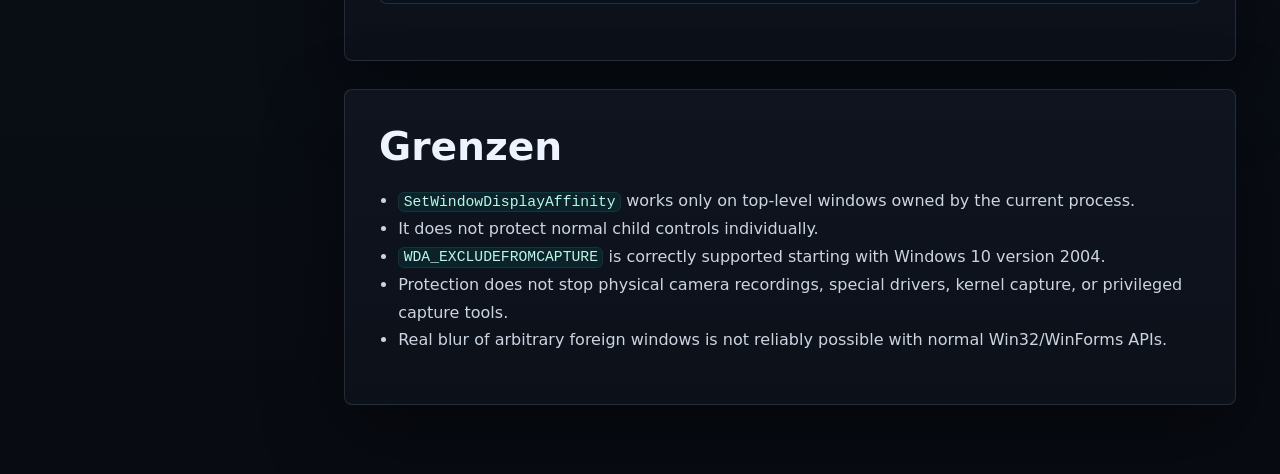
<file: NGMemoryDoc/pages/release-1.0.8.html>
<!doctype html>
<html lang="de">
<head><meta charset="utf-8"><meta name="viewport" content="width=device-width, initial-scale=1"><title>Release 1.0.8 - NGMemory</title><link rel="stylesheet" href="../styles.css"></head>
<body><div class="app-shell"><aside class="sidebar"><div class="brand"><div class="brand-mark">NG</div><div><strong>NGMemory</strong><span>v1.1.0 Docs</span></div></div><div class="language-card"><button class="lang-button active" data-set-lang="de">Deutsch</button><button class="lang-button" data-set-lang="en">English</button></div><label class="search-box"><span class="lang lang-de">Suche</span><span class="lang lang-en">Search</span><input id="searchInput" type="search"></label><div class="search-results" id="searchResults"></div><nav class="toc"><a href="../index.html">Start</a><a href="quick-start.html">Quick Start</a><a href="easy-api.html">Easy API</a><a href="waiting.html">Waiting &amp; Actions</a><a href="capture-protection.html">Capture Protection</a><a href="overlays.html">Overlays</a><a href="memory-scanner-debug.html">Memory, Scanner, Debug</a><a href="wininterop-tools.html">WinInteropTools</a><a href="screen-analysis.html">Screen Analysis</a><a href="api-reference.html">API Reference</a><a href="troubleshooting.html">Troubleshooting</a><a href="release-1.1.0.html">Release 1.1.0</a><a class="active" href="release-1.0.8.html">Release 1.0.8</a></nav></aside>
<main class="content">
<section class="doc-section"><p class="eyebrow">Release notes</p><h1>NGMemory v1.0.8</h1><p class="lead lang lang-de">Version 1.0.8 fügt ein wiederverwendbares Windows-Screen-Capture-Protection-Toolkit auf Basis von <code>SetWindowDisplayAffinity</code> hinzu.</p><p class="lead lang lang-en">Version 1.0.8 adds a reusable Windows screen-capture protection toolkit built on <code>SetWindowDisplayAffinity</code>.</p></section>
<section class="doc-section"><h2><span class="lang lang-de">Enthalten</span><span class="lang lang-en">Included</span></h2><div class="release-list"><span>Window capture protection helpers</span><span>CaptureMaskControl for WinForms</span><span>Programmatic Protected Area API</span><span>Black screenshot masking via WDA_MONITOR</span><span>ScreenshotBlurProtector</span><span>CaptureBlackoutProtector</span><span>Click-through/no-activate protected areas</span><span>Placeholder and simulated blur demo modes</span><span>Full docs folder</span></div></section>
<section class="doc-section"><h2>Examples</h2><div class="code-card"><div class="code-title">C#</div><pre><code class="language-csharp">using NGMemory.Easy;

var result = EasyWindow.SetCaptureProtection(this.Handle, true);

Console.WriteLine(result.Affinity);
Console.WriteLine(result.ReturnValue);
Console.WriteLine(result.Win32Error);

EasyWindow.ClearCaptureProtection(this.Handle);</code></pre></div><div class="code-card"><div class="code-title">C#</div><pre><code class="language-csharp">using NGMemory.CaptureProtection;

var model = new CaptureMaskViewModel
{
    X = 250,
    Y = 250,
    Width = 500,
    Height = 240,
    Effect = CaptureMaskEffect.Black,
    ProtectFromCapture = true,
    OpacityPercent = 0,
    AllowInteraction = false,
    TopMost = true
};

var manager = new ProtectedAreaManager(this, model);
manager.Create();</code></pre></div></section>
<section class="doc-section"><h2><span class="lang lang-de">Grenzen</span><span class="lang lang-en">Limits</span></h2><ul><li><code>SetWindowDisplayAffinity</code> works only on top-level windows owned by the current process.</li><li>It does not protect normal child controls individually.</li><li><code>WDA_EXCLUDEFROMCAPTURE</code> is correctly supported starting with Windows 10 version 2004.</li><li>Protection does not stop physical camera recordings, special drivers, kernel capture, or privileged capture tools.</li><li>Real blur of arbitrary foreign windows is not reliably possible with normal Win32/WinForms APIs.</li></ul></section>
</main></div><script src="../search-index.js"></script><script src="../app.js"></script></body></html>
</file>
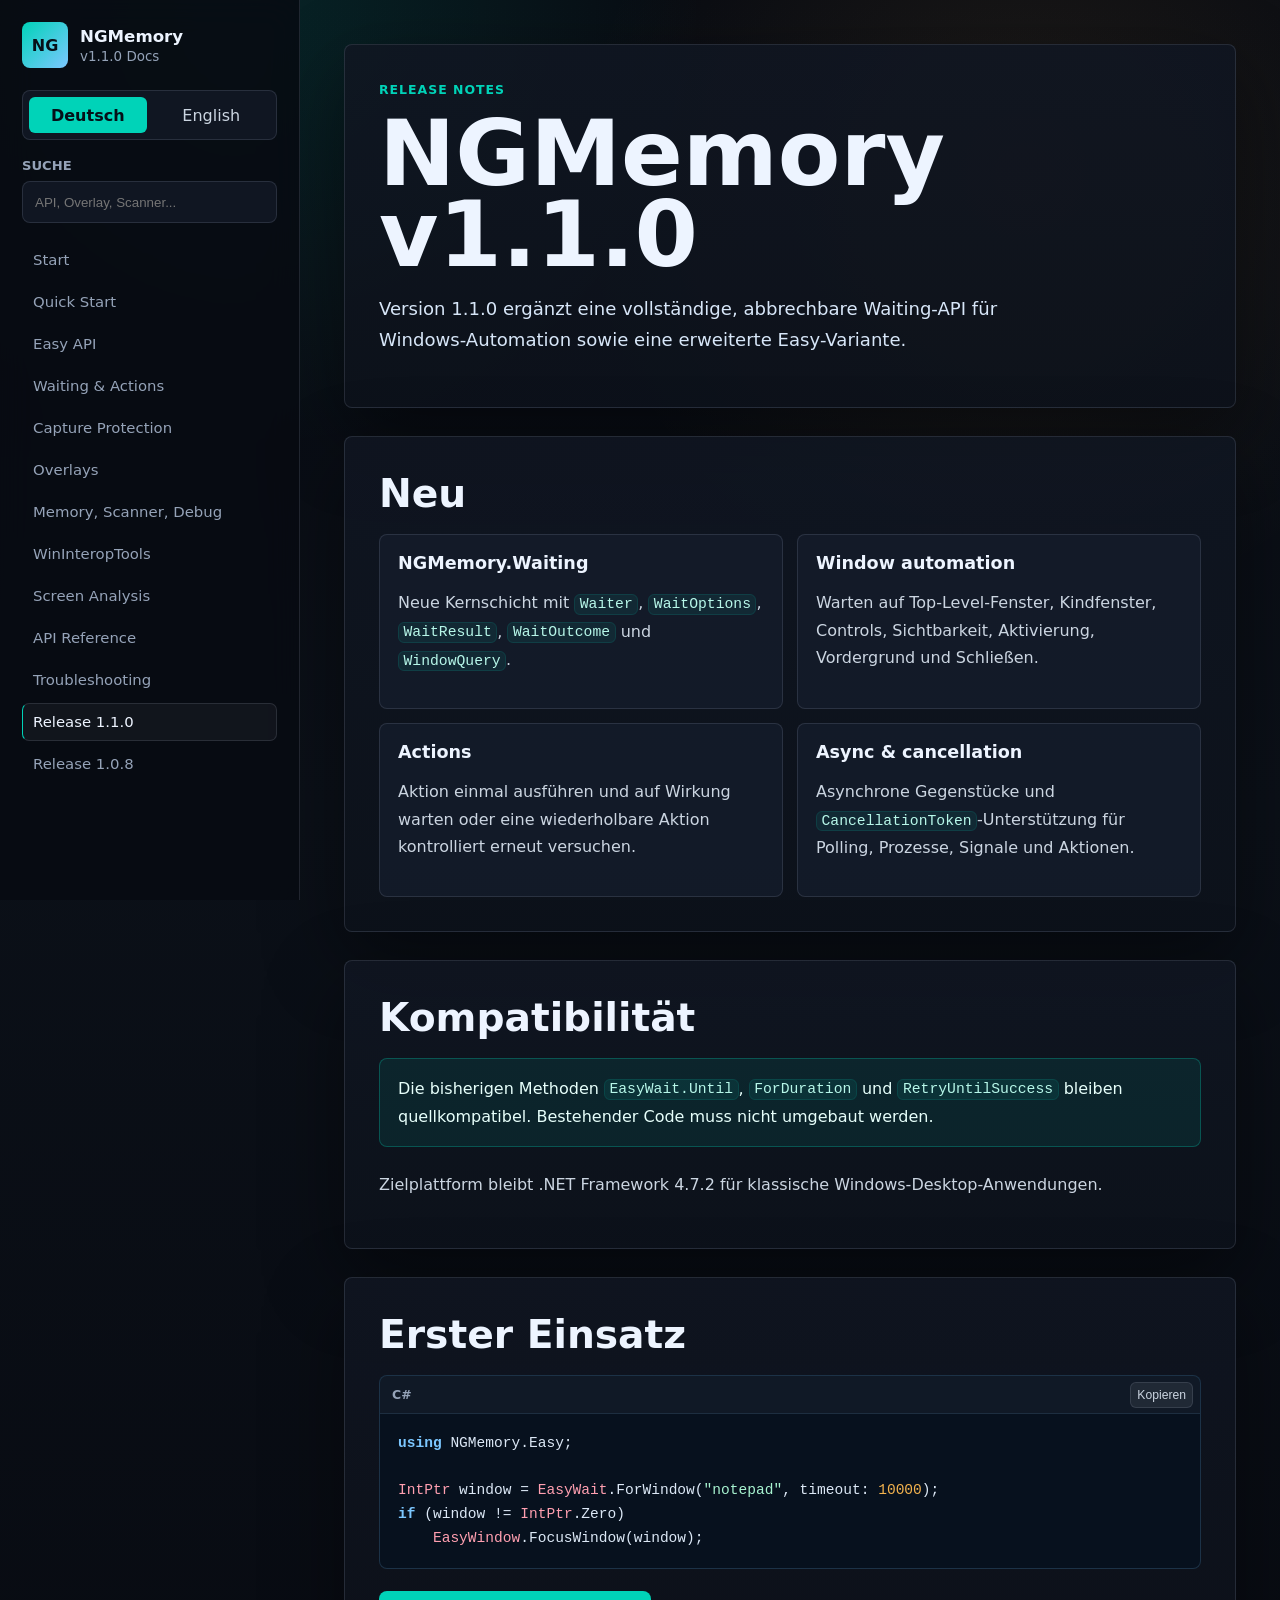
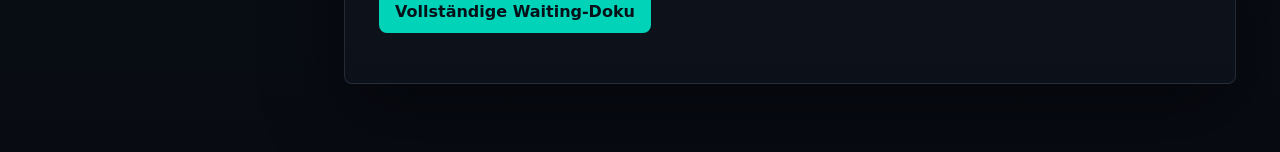
<file: NGMemoryDoc/pages/release-1.1.0.html>
<!doctype html>
<html lang="de">
<head><meta charset="utf-8"><meta name="viewport" content="width=device-width, initial-scale=1"><title>Release 1.1.0 - NGMemory</title><link rel="stylesheet" href="../styles.css"></head>
<body><div class="app-shell"><aside class="sidebar"><div class="brand"><div class="brand-mark">NG</div><div><strong>NGMemory</strong><span>v1.1.0 Docs</span></div></div><div class="language-card"><button class="lang-button active" data-set-lang="de">Deutsch</button><button class="lang-button" data-set-lang="en">English</button></div><label class="search-box"><span class="lang lang-de">Suche</span><span class="lang lang-en">Search</span><input id="searchInput" type="search"></label><div class="search-results" id="searchResults"></div><nav class="toc"><a href="../index.html">Start</a><a href="quick-start.html">Quick Start</a><a href="easy-api.html">Easy API</a><a href="waiting.html">Waiting &amp; Actions</a><a href="capture-protection.html">Capture Protection</a><a href="overlays.html">Overlays</a><a href="memory-scanner-debug.html">Memory, Scanner, Debug</a><a href="wininterop-tools.html">WinInteropTools</a><a href="screen-analysis.html">Screen Analysis</a><a href="api-reference.html">API Reference</a><a href="troubleshooting.html">Troubleshooting</a><a class="active" href="release-1.1.0.html">Release 1.1.0</a><a href="release-1.0.8.html">Release 1.0.8</a></nav></aside>
<main class="content">
<section class="doc-section"><p class="eyebrow">Release notes</p><h1>NGMemory v1.1.0</h1><p class="lead lang lang-de">Version 1.1.0 ergänzt eine vollständige, abbrechbare Waiting-API für Windows-Automation sowie eine erweiterte Easy-Variante.</p><p class="lead lang lang-en">Version 1.1.0 adds a complete cancellable waiting API for Windows automation together with an expanded Easy layer.</p></section>
<section class="doc-section"><h2><span class="lang lang-de">Neu</span><span class="lang lang-en">New</span></h2><div class="api-grid"><article><h3>NGMemory.Waiting</h3><p class="lang lang-de">Neue Kernschicht mit <code>Waiter</code>, <code>WaitOptions</code>, <code>WaitResult</code>, <code>WaitOutcome</code> und <code>WindowQuery</code>.</p><p class="lang lang-en">New core layer with <code>Waiter</code>, <code>WaitOptions</code>, <code>WaitResult</code>, <code>WaitOutcome</code>, and <code>WindowQuery</code>.</p></article><article><h3>Window automation</h3><p class="lang lang-de">Warten auf Top-Level-Fenster, Kindfenster, Controls, Sichtbarkeit, Aktivierung, Vordergrund und Schließen.</p><p class="lang lang-en">Wait for top-level windows, child windows, controls, visibility, enabled state, foreground state, and closing.</p></article><article><h3>Actions</h3><p class="lang lang-de">Aktion einmal ausführen und auf Wirkung warten oder eine wiederholbare Aktion kontrolliert erneut versuchen.</p><p class="lang lang-en">Execute an action once and wait for its effect, or retry a repeatable action under explicit limits.</p></article><article><h3>Async &amp; cancellation</h3><p class="lang lang-de">Asynchrone Gegenstücke und <code>CancellationToken</code>-Unterstützung für Polling, Prozesse, Signale und Aktionen.</p><p class="lang lang-en">Asynchronous counterparts and <code>CancellationToken</code> support for polling, processes, signals, and actions.</p></article></div></section>
<section class="doc-section"><h2><span class="lang lang-de">Kompatibilität</span><span class="lang lang-en">Compatibility</span></h2><div class="callout important"><span class="lang lang-de">Die bisherigen Methoden <code>EasyWait.Until</code>, <code>ForDuration</code> und <code>RetryUntilSuccess</code> bleiben quellkompatibel. Bestehender Code muss nicht umgebaut werden.</span><span class="lang lang-en">The existing <code>EasyWait.Until</code>, <code>ForDuration</code>, and <code>RetryUntilSuccess</code> methods remain source-compatible. Existing code does not need to be rewritten.</span></div><p class="lang lang-de">Zielplattform bleibt .NET Framework 4.7.2 für klassische Windows-Desktop-Anwendungen.</p><p class="lang lang-en">The target remains .NET Framework 4.7.2 for classic Windows desktop applications.</p></section>
<section class="doc-section"><h2><span class="lang lang-de">Erster Einsatz</span><span class="lang lang-en">First use</span></h2><div class="code-card"><div class="code-title">C#</div><pre><code class="language-csharp">using NGMemory.Easy;

IntPtr window = EasyWait.ForWindow("notepad", timeout: 10000);
if (window != IntPtr.Zero)
    EasyWindow.FocusWindow(window);</code></pre></div><p><a class="primary-action" href="waiting.html"><span class="lang lang-de">Vollständige Waiting-Doku</span><span class="lang lang-en">Complete waiting docs</span></a></p></section>
</main></div><script src="../search-index.js"></script><script src="../app.js"></script></body></html>
</file>
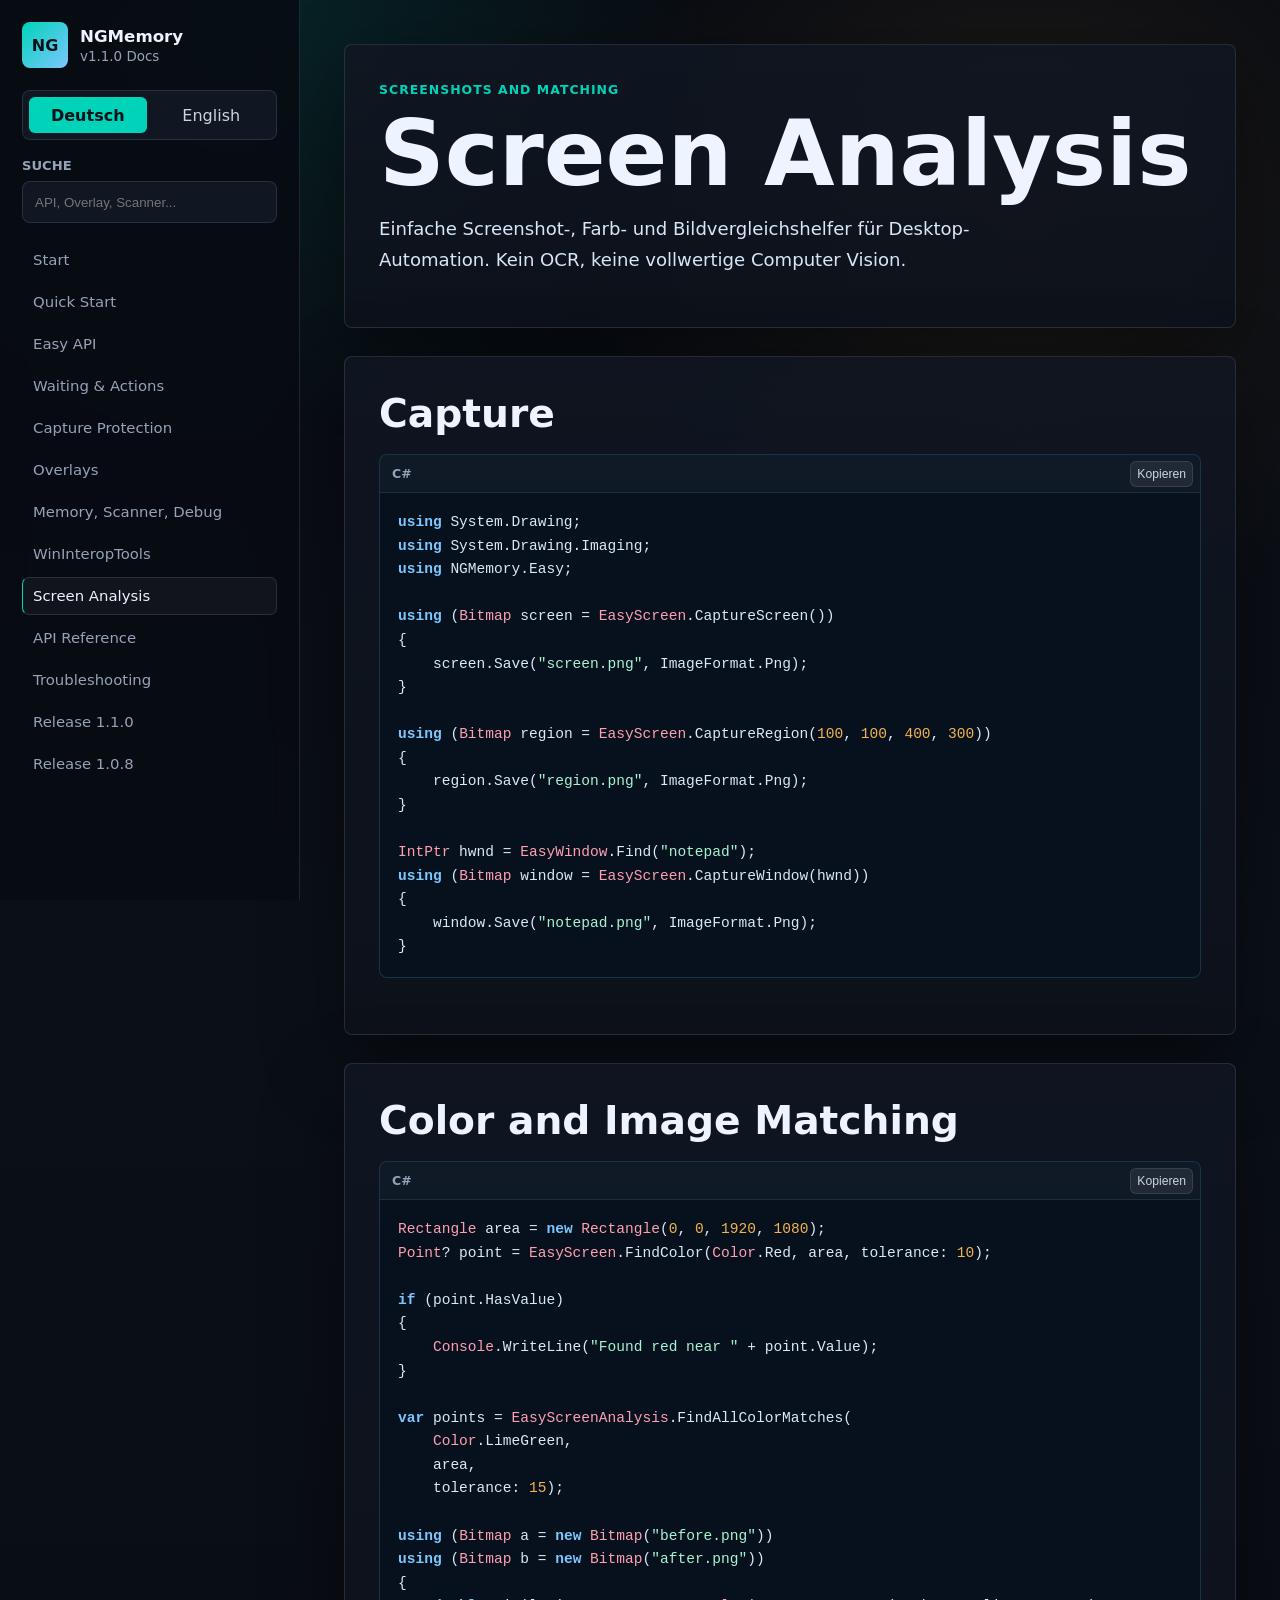
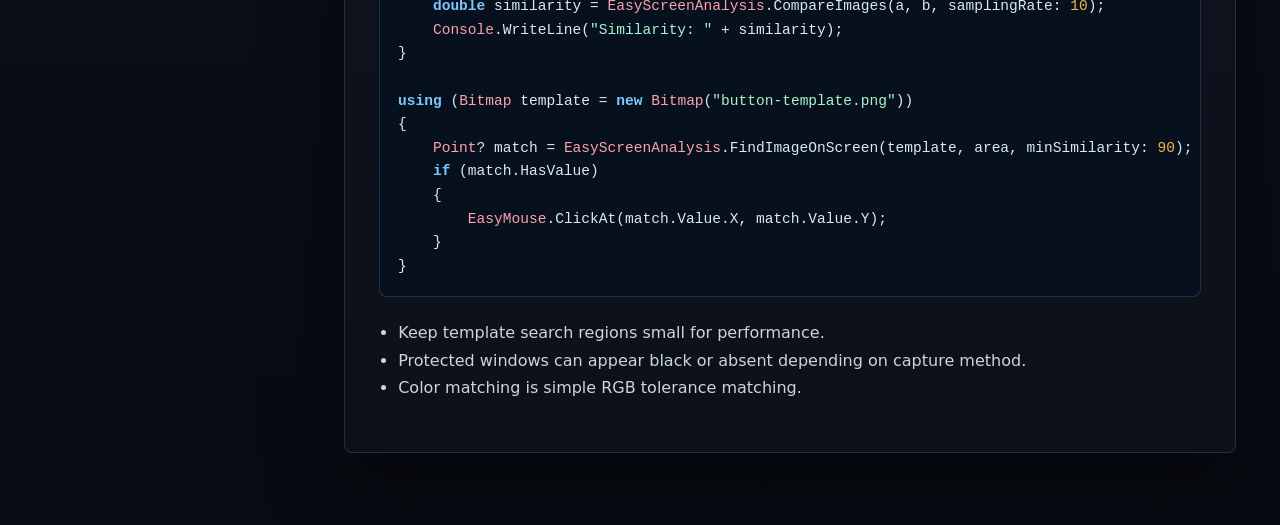
<file: NGMemoryDoc/pages/screen-analysis.html>
<!doctype html>
<html lang="de">
<head><meta charset="utf-8"><meta name="viewport" content="width=device-width, initial-scale=1"><title>Screen Analysis - NGMemory</title><link rel="stylesheet" href="../styles.css"></head>
<body><div class="app-shell"><aside class="sidebar"><div class="brand"><div class="brand-mark">NG</div><div><strong>NGMemory</strong><span>v1.1.0 Docs</span></div></div><div class="language-card"><button class="lang-button active" data-set-lang="de">Deutsch</button><button class="lang-button" data-set-lang="en">English</button></div><label class="search-box"><span class="lang lang-de">Suche</span><span class="lang lang-en">Search</span><input id="searchInput" type="search"></label><div class="search-results" id="searchResults"></div><nav class="toc"><a href="../index.html">Start</a><a href="quick-start.html">Quick Start</a><a href="easy-api.html">Easy API</a><a href="waiting.html">Waiting &amp; Actions</a><a href="capture-protection.html">Capture Protection</a><a href="overlays.html">Overlays</a><a href="memory-scanner-debug.html">Memory, Scanner, Debug</a><a href="wininterop-tools.html">WinInteropTools</a><a class="active" href="screen-analysis.html">Screen Analysis</a><a href="api-reference.html">API Reference</a><a href="troubleshooting.html">Troubleshooting</a><a href="release-1.1.0.html">Release 1.1.0</a><a href="release-1.0.8.html">Release 1.0.8</a></nav></aside>
<main class="content">
<section class="doc-section"><p class="eyebrow">Screenshots and matching</p><h1>Screen Analysis</h1><p class="lead lang lang-de">Einfache Screenshot-, Farb- und Bildvergleichshelfer für Desktop-Automation. Kein OCR, keine vollwertige Computer Vision.</p><p class="lead lang lang-en">Simple screenshot, color, and image comparison helpers for desktop automation. Not OCR and not full computer vision.</p></section>
<section class="doc-section"><h2>Capture</h2><div class="code-card"><div class="code-title">C#</div><pre><code class="language-csharp">using System.Drawing;
using System.Drawing.Imaging;
using NGMemory.Easy;

using (Bitmap screen = EasyScreen.CaptureScreen())
{
    screen.Save("screen.png", ImageFormat.Png);
}

using (Bitmap region = EasyScreen.CaptureRegion(100, 100, 400, 300))
{
    region.Save("region.png", ImageFormat.Png);
}

IntPtr hwnd = EasyWindow.Find("notepad");
using (Bitmap window = EasyScreen.CaptureWindow(hwnd))
{
    window.Save("notepad.png", ImageFormat.Png);
}</code></pre></div></section>
<section class="doc-section"><h2>Color and Image Matching</h2><div class="code-card"><div class="code-title">C#</div><pre><code class="language-csharp">Rectangle area = new Rectangle(0, 0, 1920, 1080);
Point? point = EasyScreen.FindColor(Color.Red, area, tolerance: 10);

if (point.HasValue)
{
    Console.WriteLine("Found red near " + point.Value);
}

var points = EasyScreenAnalysis.FindAllColorMatches(
    Color.LimeGreen,
    area,
    tolerance: 15);

using (Bitmap a = new Bitmap("before.png"))
using (Bitmap b = new Bitmap("after.png"))
{
    double similarity = EasyScreenAnalysis.CompareImages(a, b, samplingRate: 10);
    Console.WriteLine("Similarity: " + similarity);
}

using (Bitmap template = new Bitmap("button-template.png"))
{
    Point? match = EasyScreenAnalysis.FindImageOnScreen(template, area, minSimilarity: 90);
    if (match.HasValue)
    {
        EasyMouse.ClickAt(match.Value.X, match.Value.Y);
    }
}</code></pre></div><ul><li>Keep template search regions small for performance.</li><li>Protected windows can appear black or absent depending on capture method.</li><li>Color matching is simple RGB tolerance matching.</li></ul></section>
</main></div><script src="../search-index.js"></script><script src="../app.js"></script></body></html>
</file>
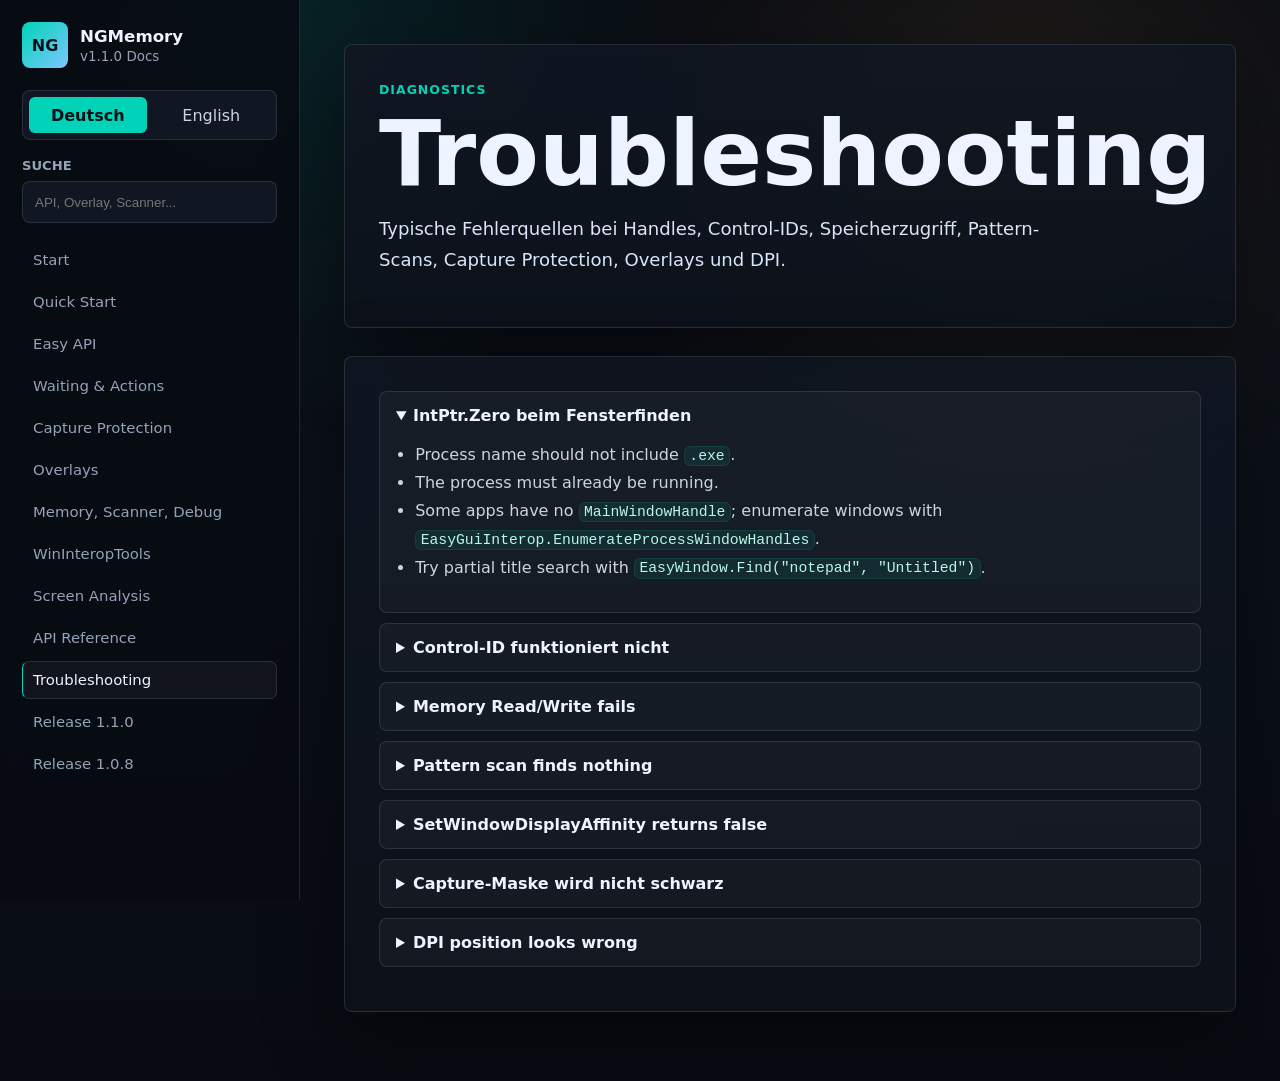
<file: NGMemoryDoc/pages/troubleshooting.html>
<!doctype html>
<html lang="de">
<head><meta charset="utf-8"><meta name="viewport" content="width=device-width, initial-scale=1"><title>Troubleshooting - NGMemory</title><link rel="stylesheet" href="../styles.css"></head>
<body><div class="app-shell"><aside class="sidebar"><div class="brand"><div class="brand-mark">NG</div><div><strong>NGMemory</strong><span>v1.1.0 Docs</span></div></div><div class="language-card"><button class="lang-button active" data-set-lang="de">Deutsch</button><button class="lang-button" data-set-lang="en">English</button></div><label class="search-box"><span class="lang lang-de">Suche</span><span class="lang lang-en">Search</span><input id="searchInput" type="search"></label><div class="search-results" id="searchResults"></div><nav class="toc"><a href="../index.html">Start</a><a href="quick-start.html">Quick Start</a><a href="easy-api.html">Easy API</a><a href="waiting.html">Waiting &amp; Actions</a><a href="capture-protection.html">Capture Protection</a><a href="overlays.html">Overlays</a><a href="memory-scanner-debug.html">Memory, Scanner, Debug</a><a href="wininterop-tools.html">WinInteropTools</a><a href="screen-analysis.html">Screen Analysis</a><a href="api-reference.html">API Reference</a><a class="active" href="troubleshooting.html">Troubleshooting</a><a href="release-1.1.0.html">Release 1.1.0</a><a href="release-1.0.8.html">Release 1.0.8</a></nav></aside>
<main class="content">
<section class="doc-section"><p class="eyebrow">Diagnostics</p><h1>Troubleshooting</h1><p class="lead lang lang-de">Typische Fehlerquellen bei Handles, Control-IDs, Speicherzugriff, Pattern-Scans, Capture Protection, Overlays und DPI.</p><p class="lead lang lang-en">Common failure points around handles, control IDs, memory access, pattern scans, capture protection, overlays, and DPI.</p></section>
<section class="doc-section"><div class="accordion"><details open><summary><span class="lang lang-de">IntPtr.Zero beim Fensterfinden</span><span class="lang lang-en">IntPtr.Zero when finding a window</span></summary><ul><li>Process name should not include <code>.exe</code>.</li><li>The process must already be running.</li><li>Some apps have no <code>MainWindowHandle</code>; enumerate windows with <code>EasyGuiInterop.EnumerateProcessWindowHandles</code>.</li><li>Try partial title search with <code>EasyWindow.Find("notepad", "Untitled")</code>.</li></ul></details><details><summary><span class="lang lang-de">Control-ID funktioniert nicht</span><span class="lang lang-en">Control ID does not work</span></summary><p class="lang lang-de">Classic helpers nutzen Win32-Control-IDs. Browserbasierte, owner-drawn oder moderne Framework-UIs können diese IDs verstecken oder anders abbilden.</p><p class="lang lang-en">Classic helpers use Win32 control IDs. Browser-based, owner-drawn, or modern framework UIs can hide or remap those IDs.</p></details><details><summary>Memory Read/Write fails</summary><ul><li>Run as administrator.</li><li>Match x86/x64 architecture.</li><li>Make sure the address is valid for the current process instance.</li><li>Use <code>Scanner</code> or module base + offsets instead of hard-coded absolute addresses.</li></ul></details><details><summary>Pattern scan finds nothing</summary><ul><li>Verify process name and pattern bytes.</li><li>Use wildcards for relocatable bytes: <code>??</code>.</li><li>Search a broader range.</li><li>Confirm that the module is loaded.</li></ul></details><details><summary>SetWindowDisplayAffinity returns false</summary><ul><li>HWND is not a top-level window.</li><li>HWND belongs to another process.</li><li>Windows version does not support the requested mode.</li><li>The window has not created its handle yet.</li></ul></details><details><summary><span class="lang lang-de">Capture-Maske wird nicht schwarz</span><span class="lang lang-en">Capture mask does not show black</span></summary><ul><li>Use effect <code>Black</code>.</li><li>Keep capture protection enabled.</li><li>Use opacity 0 for nearly invisible on-screen masking.</li><li>Some capture methods ignore display affinity.</li></ul></details><details><summary>DPI position looks wrong</summary><p>Enable DPI awareness in the application before showing forms. For best results, use PerMonitorV2 DPI awareness in app config or manifest.</p></details></div></section>
</main></div><script src="../search-index.js"></script><script src="../app.js"></script></body></html>
</file>
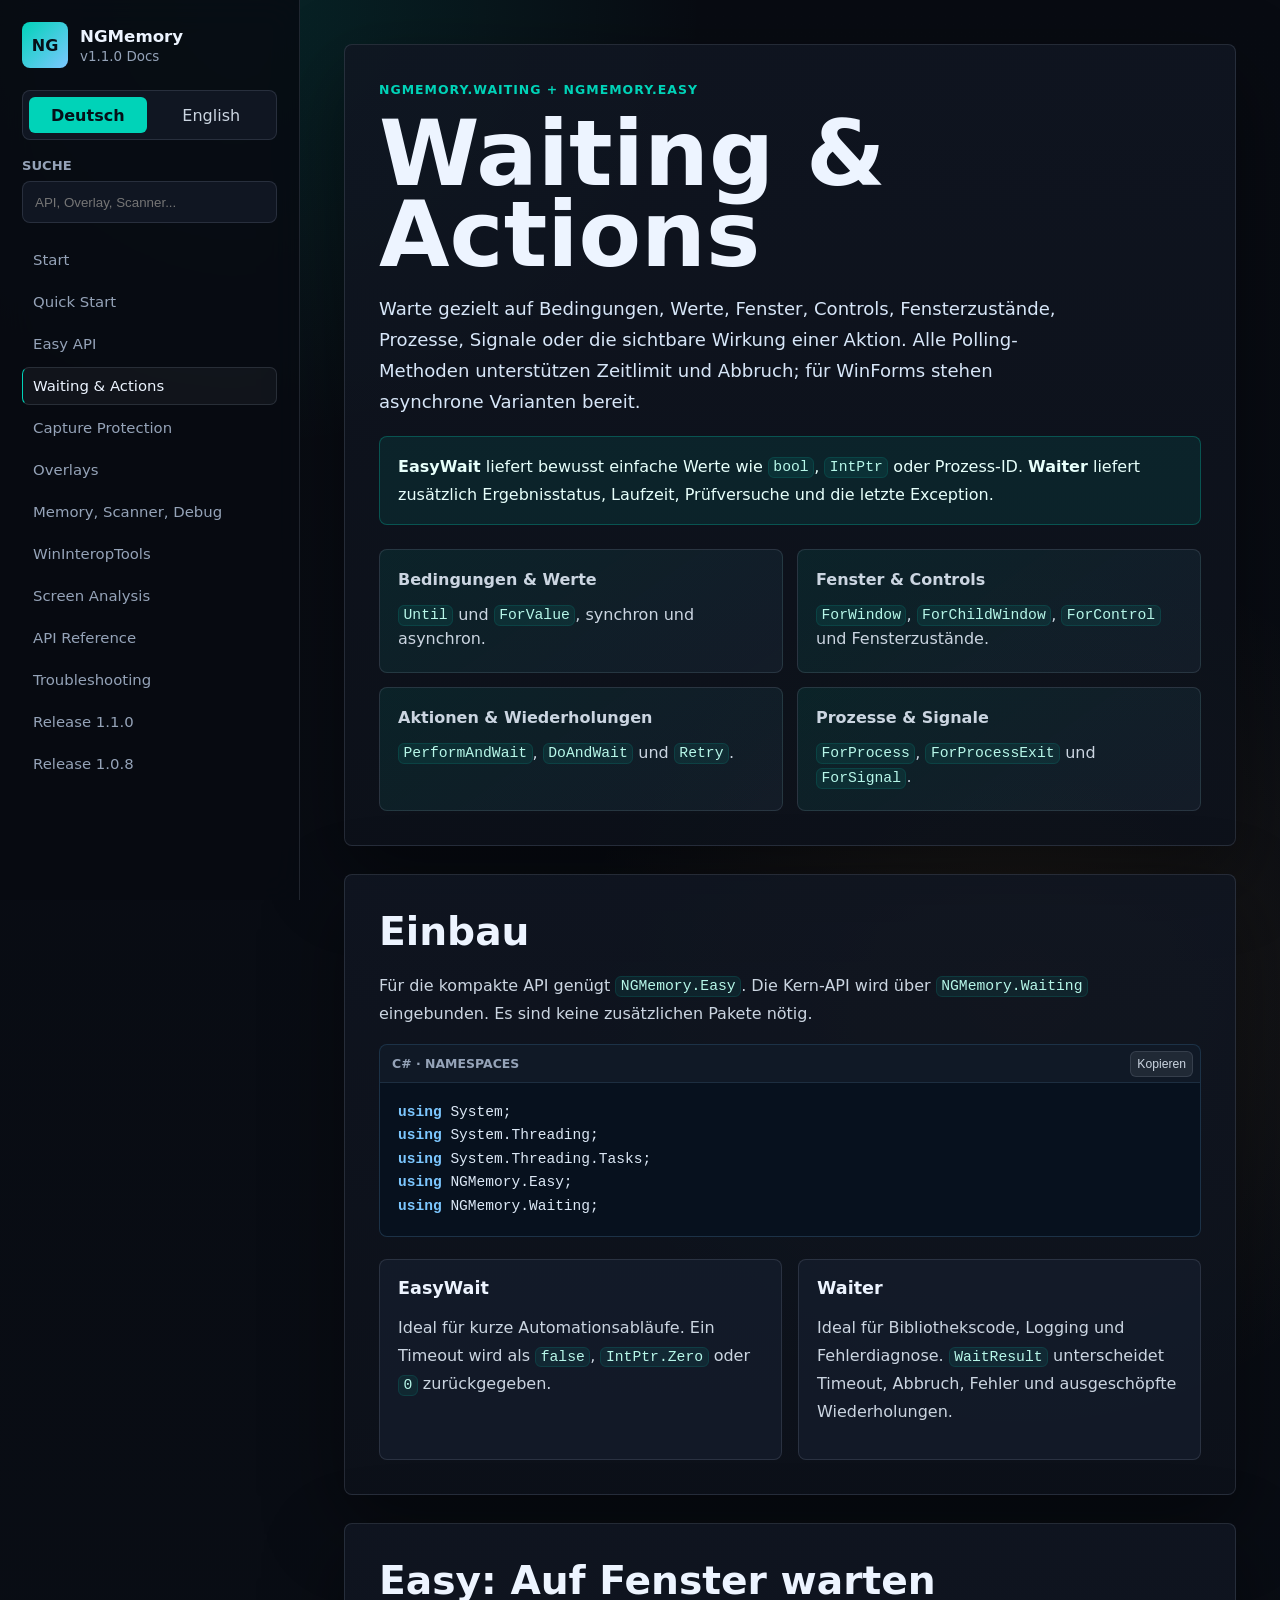
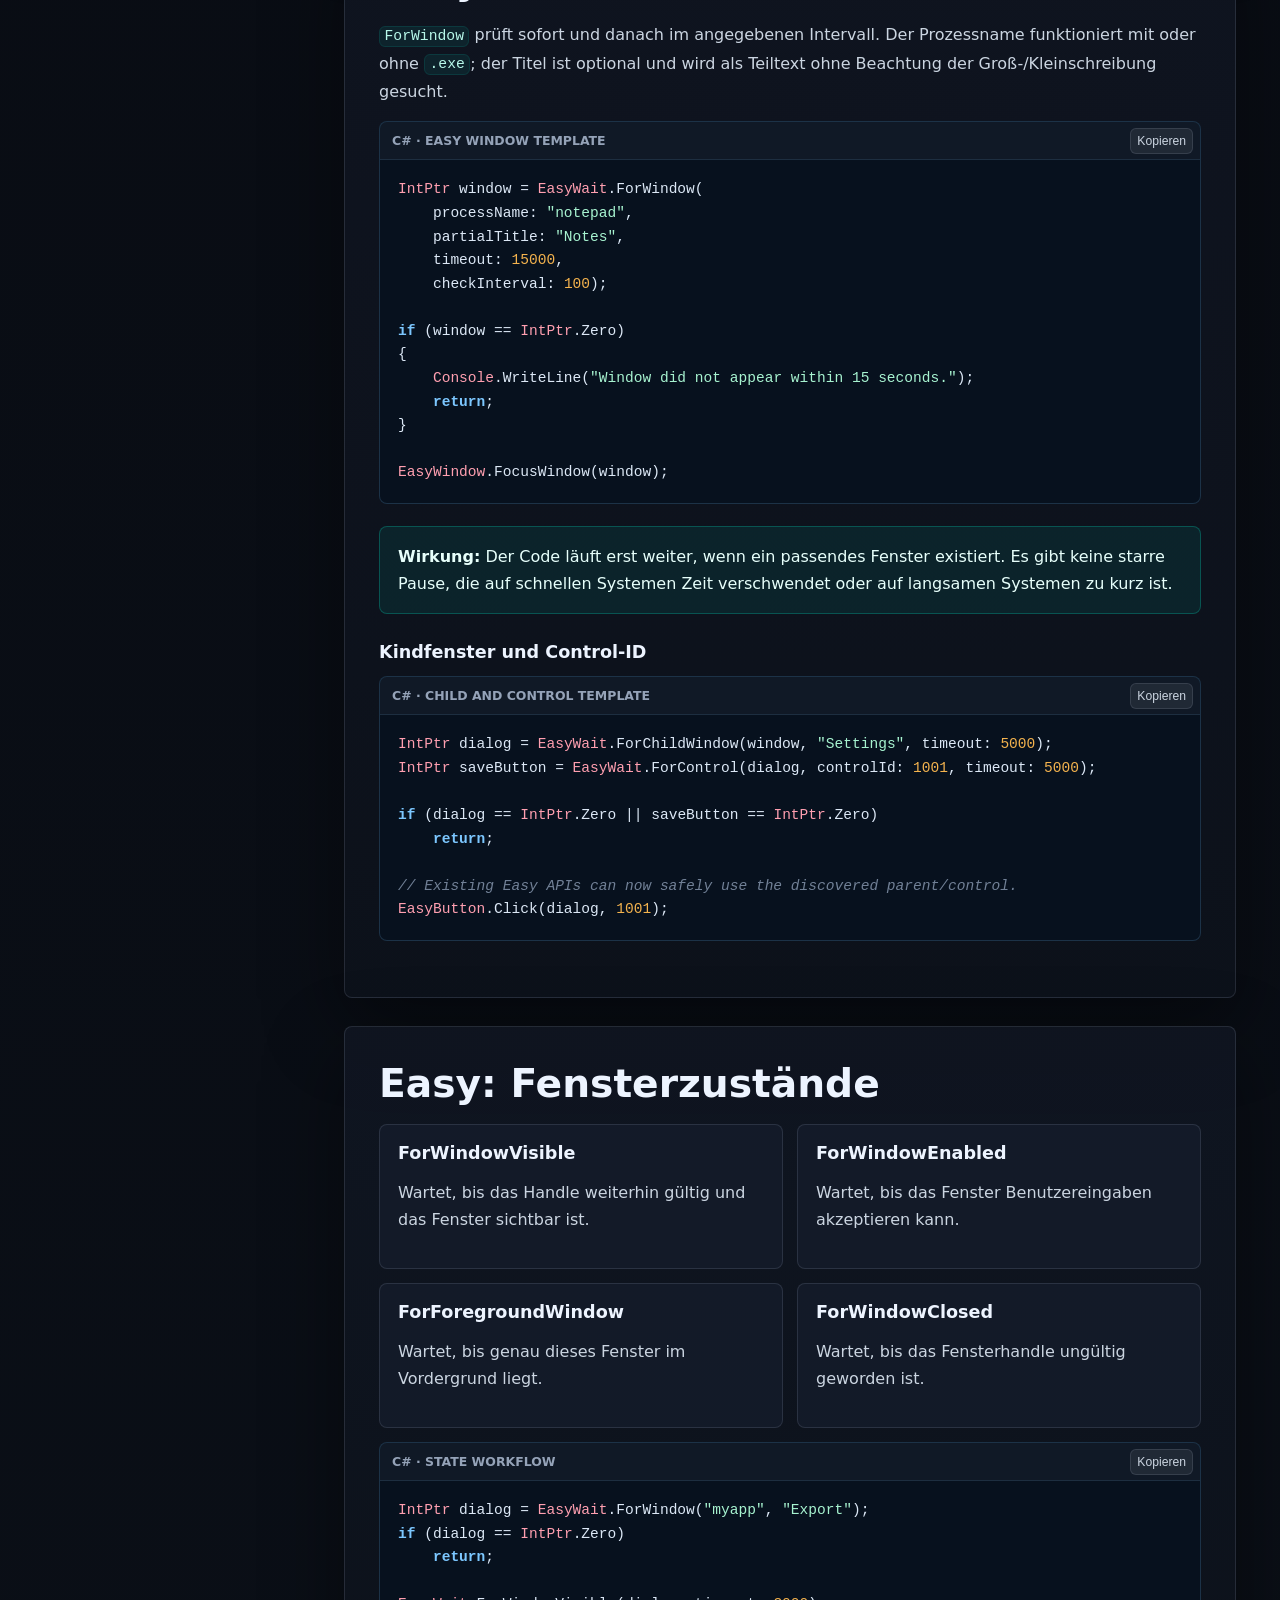
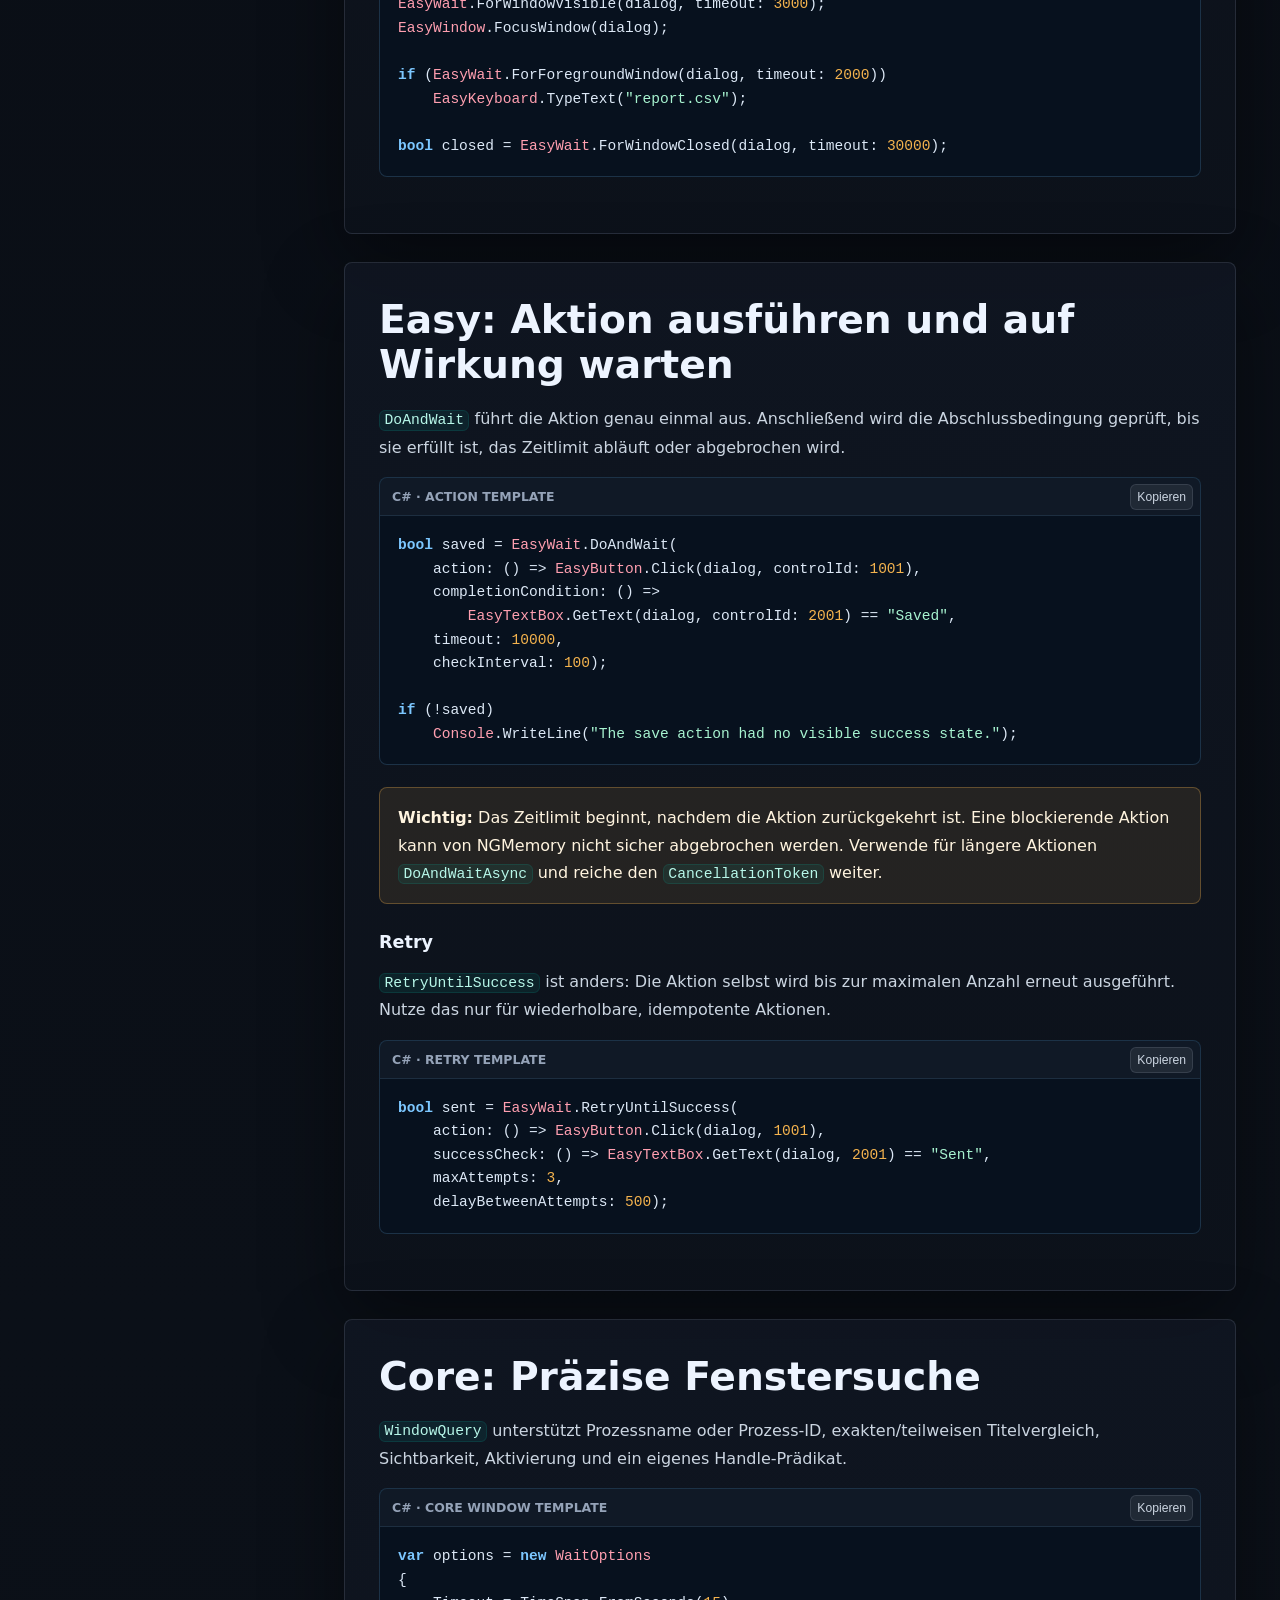
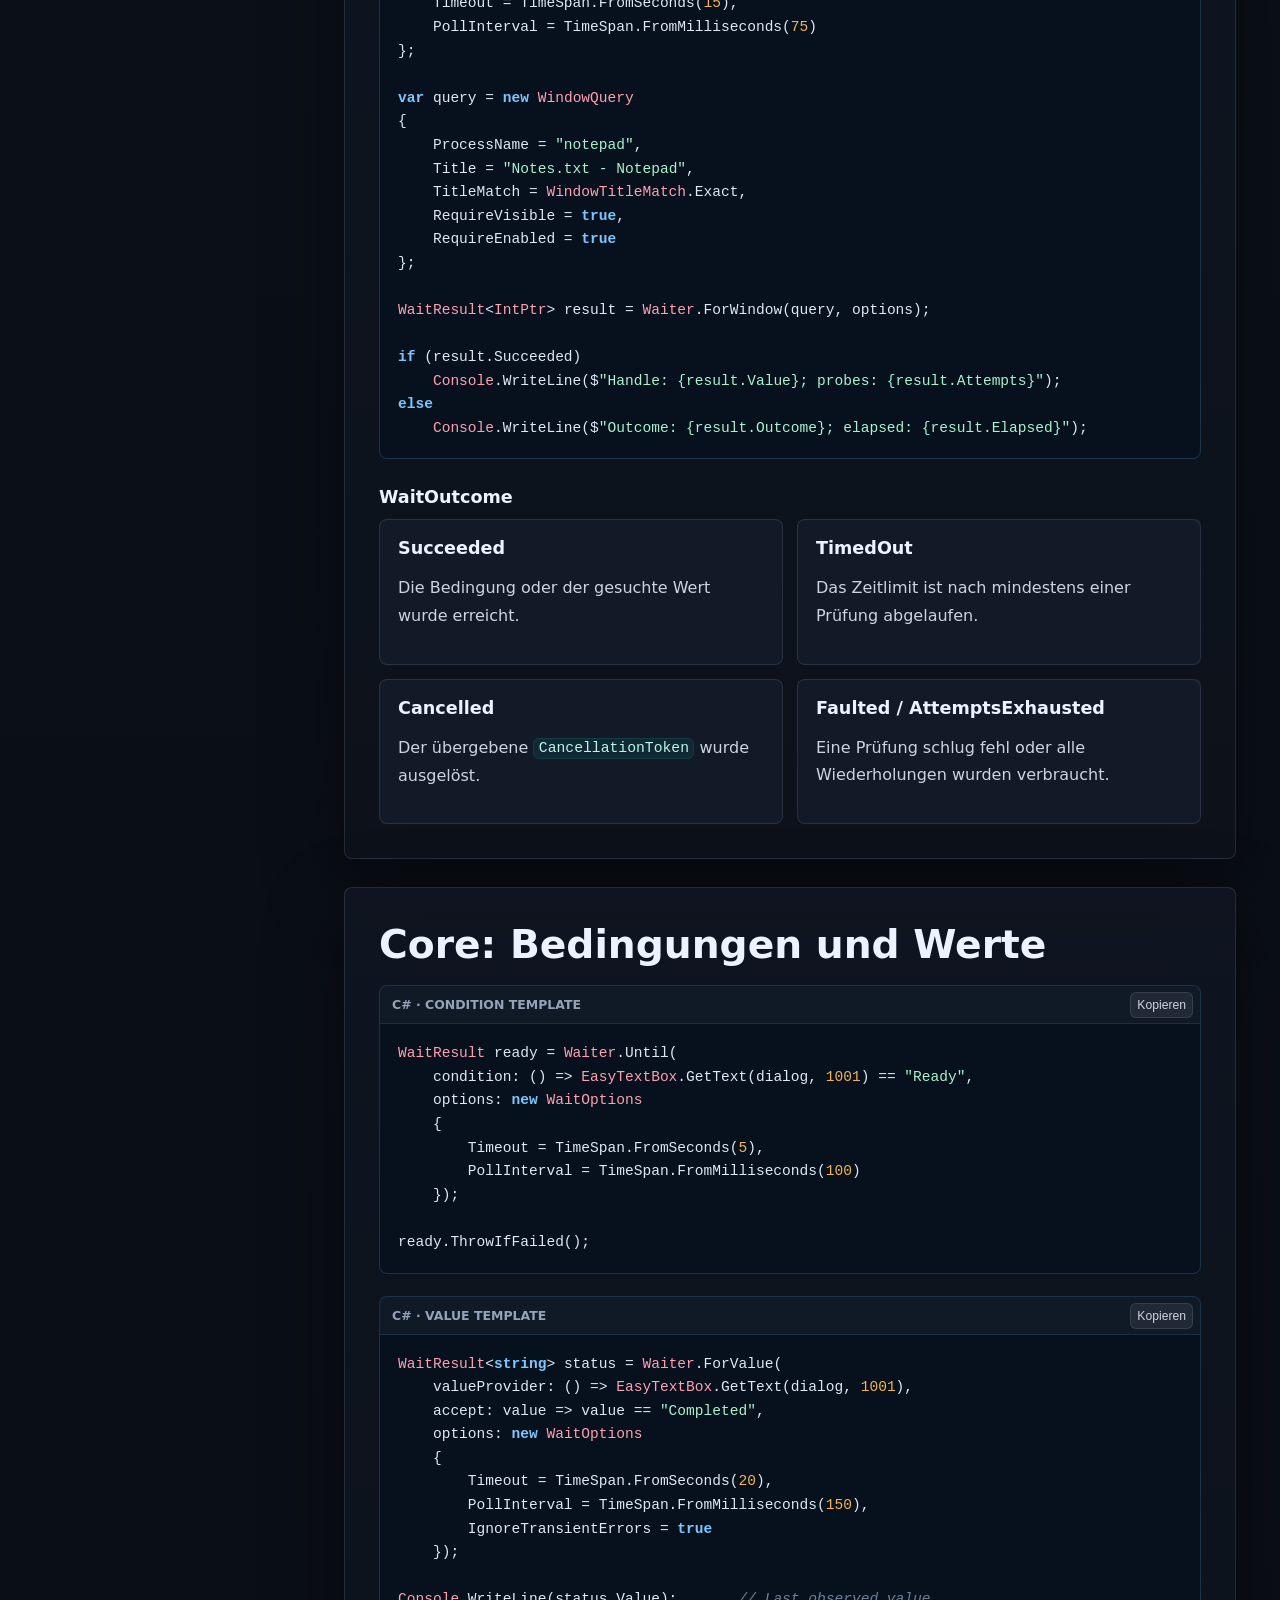
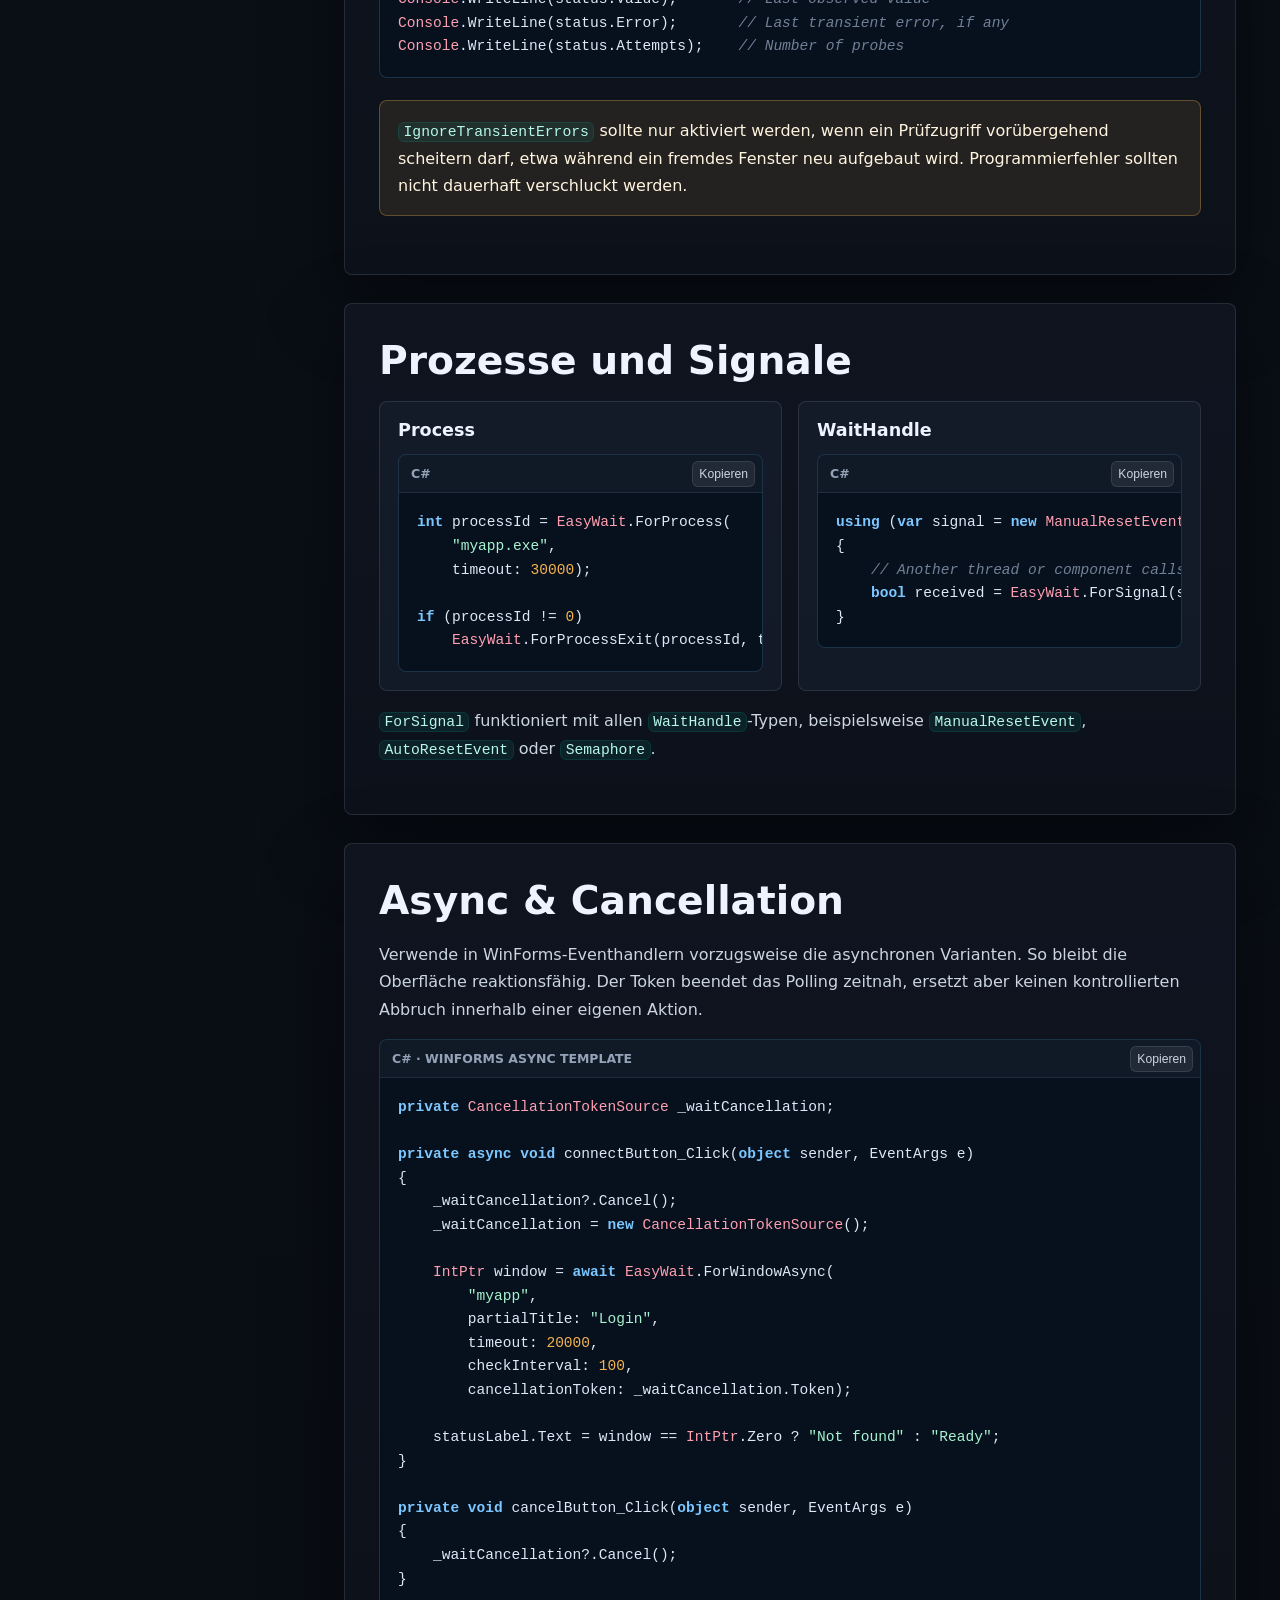
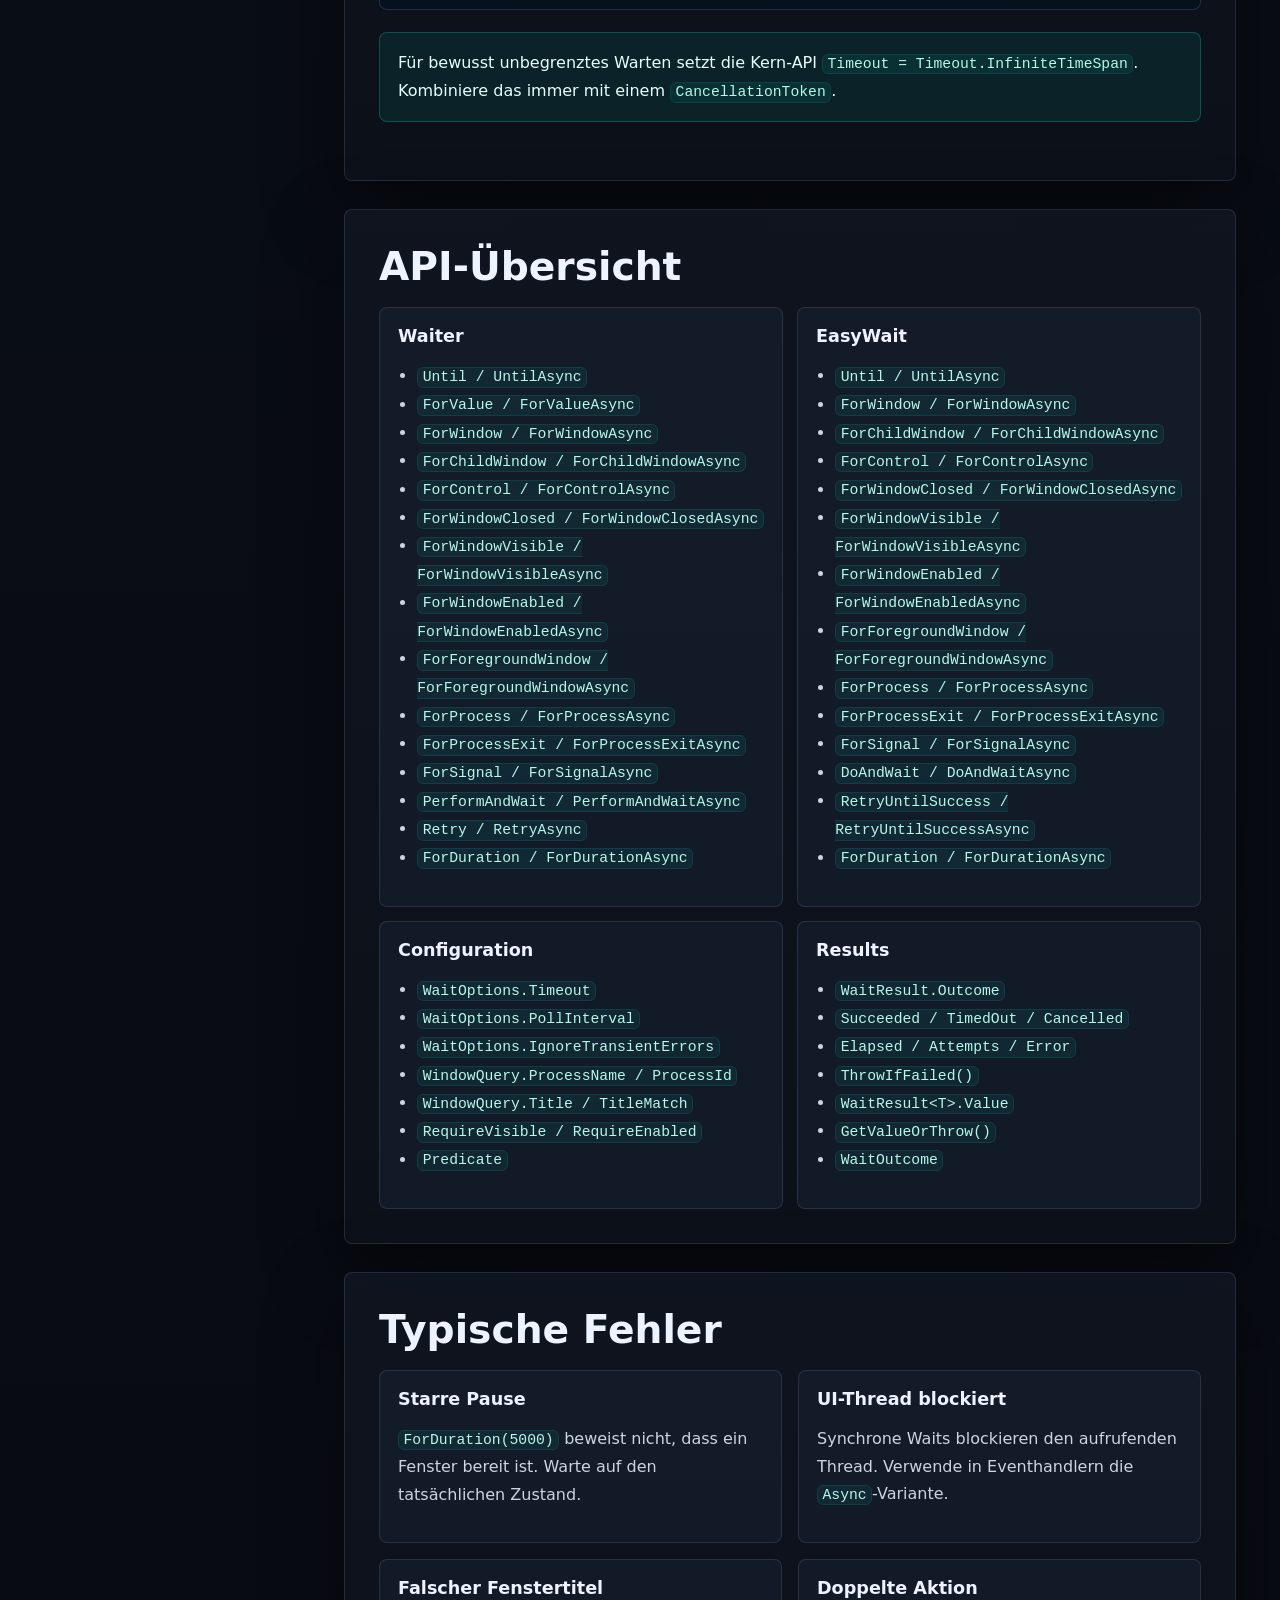
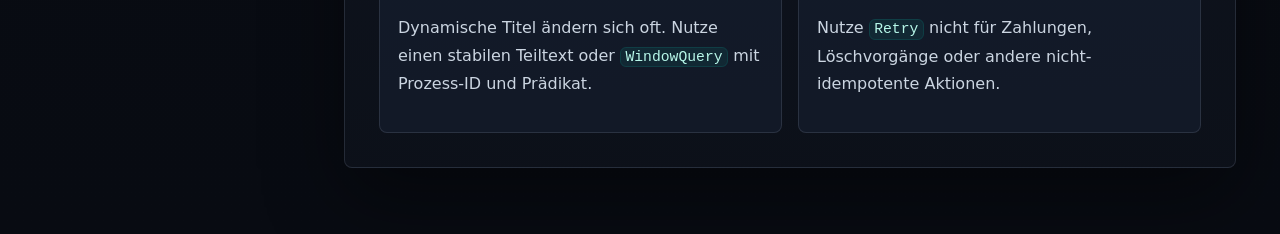
<file: NGMemoryDoc/pages/waiting.html>
<!doctype html>
<html lang="de">
<head>
  <meta charset="utf-8">
  <meta name="viewport" content="width=device-width, initial-scale=1">
  <title>Waiting &amp; Actions - NGMemory</title>
  <link rel="stylesheet" href="../styles.css">
</head>
<body>
  <div class="app-shell">
    <aside class="sidebar">
      <div class="brand"><div class="brand-mark">NG</div><div><strong>NGMemory</strong><span>v1.1.0 Docs</span></div></div>
      <div class="language-card"><button class="lang-button active" data-set-lang="de">Deutsch</button><button class="lang-button" data-set-lang="en">English</button></div>
      <label class="search-box"><span class="lang lang-de">Suche</span><span class="lang lang-en">Search</span><input id="searchInput" type="search"></label>
      <div class="search-results" id="searchResults"></div>
      <nav class="toc">
        <a href="../index.html">Start</a><a href="quick-start.html">Quick Start</a><a href="easy-api.html">Easy API</a><a class="active" href="waiting.html">Waiting &amp; Actions</a><a href="capture-protection.html">Capture Protection</a><a href="overlays.html">Overlays</a><a href="memory-scanner-debug.html">Memory, Scanner, Debug</a><a href="wininterop-tools.html">WinInteropTools</a><a href="screen-analysis.html">Screen Analysis</a><a href="api-reference.html">API Reference</a><a href="troubleshooting.html">Troubleshooting</a><a href="release-1.1.0.html">Release 1.1.0</a><a href="release-1.0.8.html">Release 1.0.8</a>
      </nav>
    </aside>

    <main class="content">
      <section class="doc-section">
        <p class="eyebrow">NGMemory.Waiting + NGMemory.Easy</p>
        <h1>Waiting &amp; Actions</h1>
        <p class="lead lang lang-de">Warte gezielt auf Bedingungen, Werte, Fenster, Controls, Fensterzustände, Prozesse, Signale oder die sichtbare Wirkung einer Aktion. Alle Polling-Methoden unterstützen Zeitlimit und Abbruch; für WinForms stehen asynchrone Varianten bereit.</p>
        <p class="lead lang lang-en">Wait for conditions, values, windows, controls, window states, processes, signals, or the observable effect of an action. Every polling method supports timeouts and cancellation, with asynchronous variants for WinForms.</p>
        <div class="callout important">
          <span class="lang lang-de"><strong>EasyWait</strong> liefert bewusst einfache Werte wie <code>bool</code>, <code>IntPtr</code> oder Prozess-ID. <strong>Waiter</strong> liefert zusätzlich Ergebnisstatus, Laufzeit, Prüfversuche und die letzte Exception.</span>
          <span class="lang lang-en"><strong>EasyWait</strong> intentionally returns simple values such as <code>bool</code>, <code>IntPtr</code>, or a process ID. <strong>Waiter</strong> also returns outcome, elapsed time, probe count, and the last exception.</span>
        </div>
        <div class="module-map">
          <div><b><span class="lang lang-de">Bedingungen &amp; Werte</span><span class="lang lang-en">Conditions &amp; values</span></b><span class="lang lang-de"><code>Until</code> und <code>ForValue</code>, synchron und asynchron.</span><span class="lang lang-en"><code>Until</code> and <code>ForValue</code>, synchronous and asynchronous.</span></div>
          <div><b><span class="lang lang-de">Fenster &amp; Controls</span><span class="lang lang-en">Windows &amp; controls</span></b><span class="lang lang-de"><code>ForWindow</code>, <code>ForChildWindow</code>, <code>ForControl</code> und Fensterzustände.</span><span class="lang lang-en"><code>ForWindow</code>, <code>ForChildWindow</code>, <code>ForControl</code>, and window states.</span></div>
          <div><b><span class="lang lang-de">Aktionen &amp; Wiederholungen</span><span class="lang lang-en">Actions &amp; retries</span></b><span class="lang lang-de"><code>PerformAndWait</code>, <code>DoAndWait</code> und <code>Retry</code>.</span><span class="lang lang-en"><code>PerformAndWait</code>, <code>DoAndWait</code>, and <code>Retry</code>.</span></div>
          <div><b><span class="lang lang-de">Prozesse &amp; Signale</span><span class="lang lang-en">Processes &amp; signals</span></b><span class="lang lang-de"><code>ForProcess</code>, <code>ForProcessExit</code> und <code>ForSignal</code>.</span><span class="lang lang-en"><code>ForProcess</code>, <code>ForProcessExit</code>, and <code>ForSignal</code>.</span></div>
        </div>
      </section>

      <section class="doc-section" id="setup">
        <h2><span class="lang lang-de">Einbau</span><span class="lang lang-en">Setup</span></h2>
        <p class="lang lang-de">Für die kompakte API genügt <code>NGMemory.Easy</code>. Die Kern-API wird über <code>NGMemory.Waiting</code> eingebunden. Es sind keine zusätzlichen Pakete nötig.</p>
        <p class="lang lang-en">Use <code>NGMemory.Easy</code> for the compact API and <code>NGMemory.Waiting</code> for detailed results. No additional packages are required.</p>
        <div class="code-card"><div class="code-title">C# · Namespaces</div><pre><code class="language-csharp">using System;
using System.Threading;
using System.Threading.Tasks;
using NGMemory.Easy;
using NGMemory.Waiting;</code></pre></div>
        <div class="grid two">
          <article><h3>EasyWait</h3><p class="lang lang-de">Ideal für kurze Automationsabläufe. Ein Timeout wird als <code>false</code>, <code>IntPtr.Zero</code> oder <code>0</code> zurückgegeben.</p><p class="lang lang-en">Best for short automation flows. A timeout returns <code>false</code>, <code>IntPtr.Zero</code>, or <code>0</code>.</p></article>
          <article><h3>Waiter</h3><p class="lang lang-de">Ideal für Bibliothekscode, Logging und Fehlerdiagnose. <code>WaitResult</code> unterscheidet Timeout, Abbruch, Fehler und ausgeschöpfte Wiederholungen.</p><p class="lang lang-en">Best for library code, logging, and diagnostics. <code>WaitResult</code> distinguishes timeout, cancellation, failure, and exhausted retries.</p></article>
        </div>
      </section>

      <section class="doc-section" id="easy-window">
        <h2><span class="lang lang-de">Easy: Auf Fenster warten</span><span class="lang lang-en">Easy: Wait for a window</span></h2>
        <p class="lang lang-de"><code>ForWindow</code> prüft sofort und danach im angegebenen Intervall. Der Prozessname funktioniert mit oder ohne <code>.exe</code>; der Titel ist optional und wird als Teiltext ohne Beachtung der Groß-/Kleinschreibung gesucht.</p>
        <p class="lang lang-en"><code>ForWindow</code> probes immediately and then at the requested interval. The process name works with or without <code>.exe</code>; the title is optional and matched as a case-insensitive substring.</p>
        <div class="code-card"><div class="code-title">C# · Easy window template</div><pre><code class="language-csharp">IntPtr window = EasyWait.ForWindow(
    processName: "notepad",
    partialTitle: "Notes",
    timeout: 15000,
    checkInterval: 100);

if (window == IntPtr.Zero)
{
    Console.WriteLine("Window did not appear within 15 seconds.");
    return;
}

EasyWindow.FocusWindow(window);</code></pre></div>
        <div class="callout important"><span class="lang lang-de"><strong>Wirkung:</strong> Der Code läuft erst weiter, wenn ein passendes Fenster existiert. Es gibt keine starre Pause, die auf schnellen Systemen Zeit verschwendet oder auf langsamen Systemen zu kurz ist.</span><span class="lang lang-en"><strong>Effect:</strong> Execution continues only after a matching window exists. There is no fixed delay that wastes time on fast systems or fails on slow ones.</span></div>
        <h3><span class="lang lang-de">Kindfenster und Control-ID</span><span class="lang lang-en">Child window and control ID</span></h3>
        <div class="code-card"><div class="code-title">C# · Child and control template</div><pre><code class="language-csharp">IntPtr dialog = EasyWait.ForChildWindow(window, "Settings", timeout: 5000);
IntPtr saveButton = EasyWait.ForControl(dialog, controlId: 1001, timeout: 5000);

if (dialog == IntPtr.Zero || saveButton == IntPtr.Zero)
    return;

// Existing Easy APIs can now safely use the discovered parent/control.
EasyButton.Click(dialog, 1001);</code></pre></div>
      </section>

      <section class="doc-section" id="window-state">
        <h2><span class="lang lang-de">Easy: Fensterzustände</span><span class="lang lang-en">Easy: Window states</span></h2>
        <div class="api-grid">
          <article><h3>ForWindowVisible</h3><p class="lang lang-de">Wartet, bis das Handle weiterhin gültig und das Fenster sichtbar ist.</p><p class="lang lang-en">Waits until the handle is still valid and the window is visible.</p></article>
          <article><h3>ForWindowEnabled</h3><p class="lang lang-de">Wartet, bis das Fenster Benutzereingaben akzeptieren kann.</p><p class="lang lang-en">Waits until the window can accept user input.</p></article>
          <article><h3>ForForegroundWindow</h3><p class="lang lang-de">Wartet, bis genau dieses Fenster im Vordergrund liegt.</p><p class="lang lang-en">Waits until this exact window is in the foreground.</p></article>
          <article><h3>ForWindowClosed</h3><p class="lang lang-de">Wartet, bis das Fensterhandle ungültig geworden ist.</p><p class="lang lang-en">Waits until the window handle is no longer valid.</p></article>
        </div>
        <div class="code-card"><div class="code-title">C# · State workflow</div><pre><code class="language-csharp">IntPtr dialog = EasyWait.ForWindow("myapp", "Export");
if (dialog == IntPtr.Zero)
    return;

EasyWait.ForWindowVisible(dialog, timeout: 3000);
EasyWindow.FocusWindow(dialog);

if (EasyWait.ForForegroundWindow(dialog, timeout: 2000))
    EasyKeyboard.TypeText("report.csv");

bool closed = EasyWait.ForWindowClosed(dialog, timeout: 30000);</code></pre></div>
      </section>

      <section class="doc-section" id="actions">
        <h2><span class="lang lang-de">Easy: Aktion ausführen und auf Wirkung warten</span><span class="lang lang-en">Easy: Perform an action and wait for its effect</span></h2>
        <p class="lang lang-de"><code>DoAndWait</code> führt die Aktion genau einmal aus. Anschließend wird die Abschlussbedingung geprüft, bis sie erfüllt ist, das Zeitlimit abläuft oder abgebrochen wird.</p>
        <p class="lang lang-en"><code>DoAndWait</code> executes the action exactly once. It then polls the completion condition until it succeeds, times out, or is cancelled.</p>
        <div class="code-card"><div class="code-title">C# · Action template</div><pre><code class="language-csharp">bool saved = EasyWait.DoAndWait(
    action: () =&gt; EasyButton.Click(dialog, controlId: 1001),
    completionCondition: () =&gt;
        EasyTextBox.GetText(dialog, controlId: 2001) == "Saved",
    timeout: 10000,
    checkInterval: 100);

if (!saved)
    Console.WriteLine("The save action had no visible success state.");</code></pre></div>
        <div class="callout warning"><span class="lang lang-de"><strong>Wichtig:</strong> Das Zeitlimit beginnt, nachdem die Aktion zurückgekehrt ist. Eine blockierende Aktion kann von NGMemory nicht sicher abgebrochen werden. Verwende für längere Aktionen <code>DoAndWaitAsync</code> und reiche den <code>CancellationToken</code> weiter.</span><span class="lang lang-en"><strong>Important:</strong> The timeout begins after the action returns. NGMemory cannot safely interrupt a blocking action. Use <code>DoAndWaitAsync</code> for longer work and pass its <code>CancellationToken</code> through.</span></div>
        <h3>Retry</h3>
        <p class="lang lang-de"><code>RetryUntilSuccess</code> ist anders: Die Aktion selbst wird bis zur maximalen Anzahl erneut ausgeführt. Nutze das nur für wiederholbare, idempotente Aktionen.</p>
        <p class="lang lang-en"><code>RetryUntilSuccess</code> is different: it repeats the action itself up to the maximum attempt count. Use it only for repeatable, idempotent actions.</p>
        <div class="code-card"><div class="code-title">C# · Retry template</div><pre><code class="language-csharp">bool sent = EasyWait.RetryUntilSuccess(
    action: () =&gt; EasyButton.Click(dialog, 1001),
    successCheck: () =&gt; EasyTextBox.GetText(dialog, 2001) == "Sent",
    maxAttempts: 3,
    delayBetweenAttempts: 500);</code></pre></div>
      </section>

      <section class="doc-section" id="core">
        <h2><span class="lang lang-de">Core: Präzise Fenstersuche</span><span class="lang lang-en">Core: Precise window search</span></h2>
        <p class="lang lang-de"><code>WindowQuery</code> unterstützt Prozessname oder Prozess-ID, exakten/teilweisen Titelvergleich, Sichtbarkeit, Aktivierung und ein eigenes Handle-Prädikat.</p>
        <p class="lang lang-en"><code>WindowQuery</code> supports a process name or process ID, exact/partial title matching, visibility, enabled state, and a custom handle predicate.</p>
        <div class="code-card"><div class="code-title">C# · Core window template</div><pre><code class="language-csharp">var options = new WaitOptions
{
    Timeout = TimeSpan.FromSeconds(15),
    PollInterval = TimeSpan.FromMilliseconds(75)
};

var query = new WindowQuery
{
    ProcessName = "notepad",
    Title = "Notes.txt - Notepad",
    TitleMatch = WindowTitleMatch.Exact,
    RequireVisible = true,
    RequireEnabled = true
};

WaitResult&lt;IntPtr&gt; result = Waiter.ForWindow(query, options);

if (result.Succeeded)
    Console.WriteLine($"Handle: {result.Value}; probes: {result.Attempts}");
else
    Console.WriteLine($"Outcome: {result.Outcome}; elapsed: {result.Elapsed}");</code></pre></div>
        <h3>WaitOutcome</h3>
        <div class="api-grid">
          <article><h3>Succeeded</h3><p class="lang lang-de">Die Bedingung oder der gesuchte Wert wurde erreicht.</p><p class="lang lang-en">The condition or requested value was reached.</p></article>
          <article><h3>TimedOut</h3><p class="lang lang-de">Das Zeitlimit ist nach mindestens einer Prüfung abgelaufen.</p><p class="lang lang-en">The timeout elapsed after at least one probe.</p></article>
          <article><h3>Cancelled</h3><p class="lang lang-de">Der übergebene <code>CancellationToken</code> wurde ausgelöst.</p><p class="lang lang-en">The supplied <code>CancellationToken</code> was cancelled.</p></article>
          <article><h3>Faulted / AttemptsExhausted</h3><p class="lang lang-de">Eine Prüfung schlug fehl oder alle Wiederholungen wurden verbraucht.</p><p class="lang lang-en">A probe failed or every retry attempt was consumed.</p></article>
        </div>
      </section>

      <section class="doc-section" id="conditions">
        <h2><span class="lang lang-de">Core: Bedingungen und Werte</span><span class="lang lang-en">Core: Conditions and values</span></h2>
        <div class="code-card"><div class="code-title">C# · Condition template</div><pre><code class="language-csharp">WaitResult ready = Waiter.Until(
    condition: () =&gt; EasyTextBox.GetText(dialog, 1001) == "Ready",
    options: new WaitOptions
    {
        Timeout = TimeSpan.FromSeconds(5),
        PollInterval = TimeSpan.FromMilliseconds(100)
    });

ready.ThrowIfFailed();</code></pre></div>
        <div class="code-card"><div class="code-title">C# · Value template</div><pre><code class="language-csharp">WaitResult&lt;string&gt; status = Waiter.ForValue(
    valueProvider: () =&gt; EasyTextBox.GetText(dialog, 1001),
    accept: value =&gt; value == "Completed",
    options: new WaitOptions
    {
        Timeout = TimeSpan.FromSeconds(20),
        PollInterval = TimeSpan.FromMilliseconds(150),
        IgnoreTransientErrors = true
    });

Console.WriteLine(status.Value);       // Last observed value
Console.WriteLine(status.Error);       // Last transient error, if any
Console.WriteLine(status.Attempts);    // Number of probes</code></pre></div>
        <div class="callout warning"><span class="lang lang-de"><code>IgnoreTransientErrors</code> sollte nur aktiviert werden, wenn ein Prüfzugriff vorübergehend scheitern darf, etwa während ein fremdes Fenster neu aufgebaut wird. Programmierfehler sollten nicht dauerhaft verschluckt werden.</span><span class="lang lang-en">Enable <code>IgnoreTransientErrors</code> only when a probe may fail temporarily, for example while an external window is rebuilding. Do not use it to hide persistent programming errors.</span></div>
      </section>

      <section class="doc-section" id="process-signal">
        <h2><span class="lang lang-de">Prozesse und Signale</span><span class="lang lang-en">Processes and signals</span></h2>
        <div class="grid two">
          <article><h3>Process</h3><div class="code-card compact"><div class="code-title">C#</div><pre><code class="language-csharp">int processId = EasyWait.ForProcess(
    "myapp.exe",
    timeout: 30000);

if (processId != 0)
    EasyWait.ForProcessExit(processId, timeout: 60000);</code></pre></div></article>
          <article><h3>WaitHandle</h3><div class="code-card compact"><div class="code-title">C#</div><pre><code class="language-csharp">using (var signal = new ManualResetEvent(false))
{
    // Another thread or component calls signal.Set().
    bool received = EasyWait.ForSignal(signal, timeout: 5000);
}</code></pre></div></article>
        </div>
        <p class="lang lang-de"><code>ForSignal</code> funktioniert mit allen <code>WaitHandle</code>-Typen, beispielsweise <code>ManualResetEvent</code>, <code>AutoResetEvent</code> oder <code>Semaphore</code>.</p>
        <p class="lang lang-en"><code>ForSignal</code> works with every <code>WaitHandle</code> type, including <code>ManualResetEvent</code>, <code>AutoResetEvent</code>, and <code>Semaphore</code>.</p>
      </section>

      <section class="doc-section" id="async">
        <h2>Async &amp; Cancellation</h2>
        <p class="lang lang-de">Verwende in WinForms-Eventhandlern vorzugsweise die asynchronen Varianten. So bleibt die Oberfläche reaktionsfähig. Der Token beendet das Polling zeitnah, ersetzt aber keinen kontrollierten Abbruch innerhalb einer eigenen Aktion.</p>
        <p class="lang lang-en">Prefer asynchronous variants inside WinForms event handlers so the UI remains responsive. The token stops polling promptly, but it does not replace cooperative cancellation inside your own action.</p>
        <div class="code-card"><div class="code-title">C# · WinForms async template</div><pre><code class="language-csharp">private CancellationTokenSource _waitCancellation;

private async void connectButton_Click(object sender, EventArgs e)
{
    _waitCancellation?.Cancel();
    _waitCancellation = new CancellationTokenSource();

    IntPtr window = await EasyWait.ForWindowAsync(
        "myapp",
        partialTitle: "Login",
        timeout: 20000,
        checkInterval: 100,
        cancellationToken: _waitCancellation.Token);

    statusLabel.Text = window == IntPtr.Zero ? "Not found" : "Ready";
}

private void cancelButton_Click(object sender, EventArgs e)
{
    _waitCancellation?.Cancel();
}</code></pre></div>
        <div class="callout important"><span class="lang lang-de">Für bewusst unbegrenztes Warten setzt die Kern-API <code>Timeout = Timeout.InfiniteTimeSpan</code>. Kombiniere das immer mit einem <code>CancellationToken</code>.</span><span class="lang lang-en">For deliberate infinite waits, set <code>Timeout = Timeout.InfiniteTimeSpan</code> in the core API. Always combine it with a <code>CancellationToken</code>.</span></div>
      </section>

      <section class="doc-section" id="reference">
        <h2><span class="lang lang-de">API-Übersicht</span><span class="lang lang-en">API overview</span></h2>
        <div class="api-grid">
          <article><h3>Waiter</h3><ul><li><code>Until / UntilAsync</code></li><li><code>ForValue / ForValueAsync</code></li><li><code>ForWindow / ForWindowAsync</code></li><li><code>ForChildWindow / ForChildWindowAsync</code></li><li><code>ForControl / ForControlAsync</code></li><li><code>ForWindowClosed / ForWindowClosedAsync</code></li><li><code>ForWindowVisible / ForWindowVisibleAsync</code></li><li><code>ForWindowEnabled / ForWindowEnabledAsync</code></li><li><code>ForForegroundWindow / ForForegroundWindowAsync</code></li><li><code>ForProcess / ForProcessAsync</code></li><li><code>ForProcessExit / ForProcessExitAsync</code></li><li><code>ForSignal / ForSignalAsync</code></li><li><code>PerformAndWait / PerformAndWaitAsync</code></li><li><code>Retry / RetryAsync</code></li><li><code>ForDuration / ForDurationAsync</code></li></ul></article>
          <article><h3>EasyWait</h3><ul><li><code>Until / UntilAsync</code></li><li><code>ForWindow / ForWindowAsync</code></li><li><code>ForChildWindow / ForChildWindowAsync</code></li><li><code>ForControl / ForControlAsync</code></li><li><code>ForWindowClosed / ForWindowClosedAsync</code></li><li><code>ForWindowVisible / ForWindowVisibleAsync</code></li><li><code>ForWindowEnabled / ForWindowEnabledAsync</code></li><li><code>ForForegroundWindow / ForForegroundWindowAsync</code></li><li><code>ForProcess / ForProcessAsync</code></li><li><code>ForProcessExit / ForProcessExitAsync</code></li><li><code>ForSignal / ForSignalAsync</code></li><li><code>DoAndWait / DoAndWaitAsync</code></li><li><code>RetryUntilSuccess / RetryUntilSuccessAsync</code></li><li><code>ForDuration / ForDurationAsync</code></li></ul></article>
          <article><h3>Configuration</h3><ul><li><code>WaitOptions.Timeout</code></li><li><code>WaitOptions.PollInterval</code></li><li><code>WaitOptions.IgnoreTransientErrors</code></li><li><code>WindowQuery.ProcessName / ProcessId</code></li><li><code>WindowQuery.Title / TitleMatch</code></li><li><code>RequireVisible / RequireEnabled</code></li><li><code>Predicate</code></li></ul></article>
          <article><h3>Results</h3><ul><li><code>WaitResult.Outcome</code></li><li><code>Succeeded / TimedOut / Cancelled</code></li><li><code>Elapsed / Attempts / Error</code></li><li><code>ThrowIfFailed()</code></li><li><code>WaitResult&lt;T&gt;.Value</code></li><li><code>GetValueOrThrow()</code></li><li><code>WaitOutcome</code></li></ul></article>
        </div>
      </section>

      <section class="doc-section" id="pitfalls">
        <h2><span class="lang lang-de">Typische Fehler</span><span class="lang lang-en">Common mistakes</span></h2>
        <div class="grid two">
          <article><h3><span class="lang lang-de">Starre Pause</span><span class="lang lang-en">Fixed delay</span></h3><p class="lang lang-de"><code>ForDuration(5000)</code> beweist nicht, dass ein Fenster bereit ist. Warte auf den tatsächlichen Zustand.</p><p class="lang lang-en"><code>ForDuration(5000)</code> does not prove that a window is ready. Wait for the real state.</p></article>
          <article><h3><span class="lang lang-de">UI-Thread blockiert</span><span class="lang lang-en">Blocked UI thread</span></h3><p class="lang lang-de">Synchrone Waits blockieren den aufrufenden Thread. Verwende in Eventhandlern die <code>Async</code>-Variante.</p><p class="lang lang-en">Synchronous waits block the calling thread. Use the <code>Async</code> variant in event handlers.</p></article>
          <article><h3><span class="lang lang-de">Falscher Fenstertitel</span><span class="lang lang-en">Wrong window title</span></h3><p class="lang lang-de">Dynamische Titel ändern sich oft. Nutze einen stabilen Teiltext oder <code>WindowQuery</code> mit Prozess-ID und Prädikat.</p><p class="lang lang-en">Dynamic titles change often. Use a stable substring or a <code>WindowQuery</code> with process ID and predicate.</p></article>
          <article><h3><span class="lang lang-de">Doppelte Aktion</span><span class="lang lang-en">Repeated side effect</span></h3><p class="lang lang-de">Nutze <code>Retry</code> nicht für Zahlungen, Löschvorgänge oder andere nicht-idempotente Aktionen.</p><p class="lang lang-en">Do not use <code>Retry</code> for payments, deletion, or other non-idempotent actions.</p></article>
        </div>
      </section>
    </main>
  </div>
  <script src="../search-index.js"></script>
  <script src="../app.js"></script>
</body>
</html>
</file>
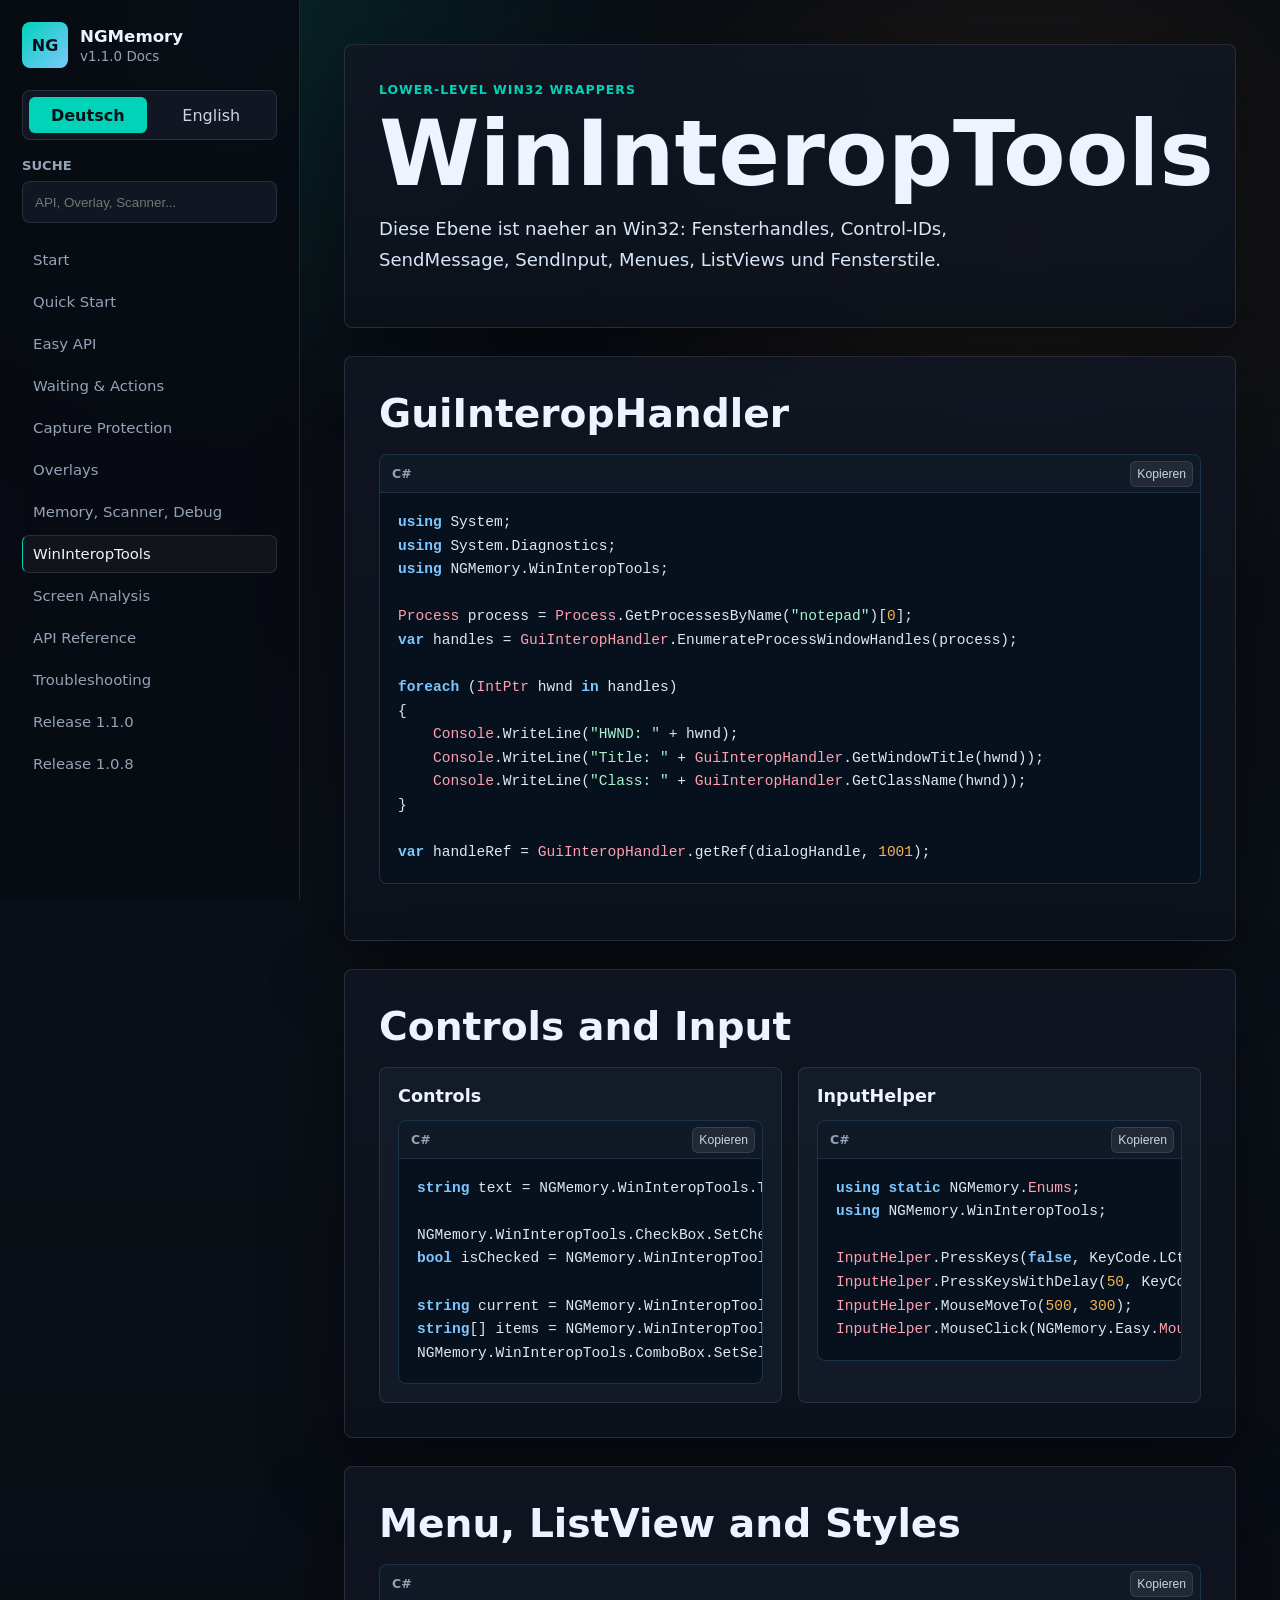
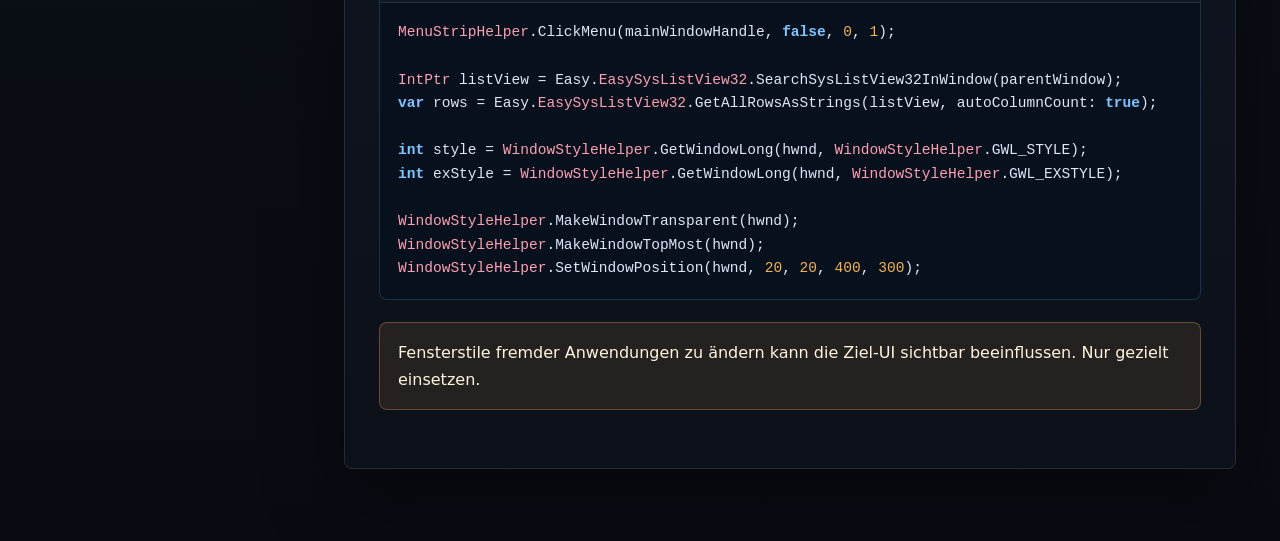
<file: NGMemoryDoc/pages/wininterop-tools.html>
<!doctype html>
<html lang="de">
<head><meta charset="utf-8"><meta name="viewport" content="width=device-width, initial-scale=1"><title>WinInteropTools - NGMemory</title><link rel="stylesheet" href="../styles.css"></head>
<body><div class="app-shell"><aside class="sidebar"><div class="brand"><div class="brand-mark">NG</div><div><strong>NGMemory</strong><span>v1.1.0 Docs</span></div></div><div class="language-card"><button class="lang-button active" data-set-lang="de">Deutsch</button><button class="lang-button" data-set-lang="en">English</button></div><label class="search-box"><span class="lang lang-de">Suche</span><span class="lang lang-en">Search</span><input id="searchInput" type="search"></label><div class="search-results" id="searchResults"></div><nav class="toc"><a href="../index.html">Start</a><a href="quick-start.html">Quick Start</a><a href="easy-api.html">Easy API</a><a href="waiting.html">Waiting &amp; Actions</a><a href="capture-protection.html">Capture Protection</a><a href="overlays.html">Overlays</a><a href="memory-scanner-debug.html">Memory, Scanner, Debug</a><a class="active" href="wininterop-tools.html">WinInteropTools</a><a href="screen-analysis.html">Screen Analysis</a><a href="api-reference.html">API Reference</a><a href="troubleshooting.html">Troubleshooting</a><a href="release-1.1.0.html">Release 1.1.0</a><a href="release-1.0.8.html">Release 1.0.8</a></nav></aside>
<main class="content">
<section class="doc-section"><p class="eyebrow">Lower-level Win32 wrappers</p><h1>WinInteropTools</h1><p class="lead lang lang-de">Diese Ebene ist naeher an Win32: Fensterhandles, Control-IDs, SendMessage, SendInput, Menues, ListViews und Fensterstile.</p><p class="lead lang lang-en">This layer is closer to Win32: window handles, control IDs, SendMessage, SendInput, menus, list views, and window styles.</p></section>
<section class="doc-section"><h2>GuiInteropHandler</h2><div class="code-card"><div class="code-title">C#</div><pre><code class="language-csharp">using System;
using System.Diagnostics;
using NGMemory.WinInteropTools;

Process process = Process.GetProcessesByName("notepad")[0];
var handles = GuiInteropHandler.EnumerateProcessWindowHandles(process);

foreach (IntPtr hwnd in handles)
{
    Console.WriteLine("HWND: " + hwnd);
    Console.WriteLine("Title: " + GuiInteropHandler.GetWindowTitle(hwnd));
    Console.WriteLine("Class: " + GuiInteropHandler.GetClassName(hwnd));
}

var handleRef = GuiInteropHandler.getRef(dialogHandle, 1001);</code></pre></div></section>
<section class="doc-section"><h2>Controls and Input</h2><div class="grid two"><article><h3>Controls</h3><div class="code-card compact"><div class="code-title">C#</div><pre><code class="language-csharp">string text = NGMemory.WinInteropTools.TextBox.getTextBoxValue(dialog, 1001);

NGMemory.WinInteropTools.CheckBox.SetCheckBoxState(dialog, 2001, true);
bool isChecked = NGMemory.WinInteropTools.CheckBox.IsCheckBoxChecked(dialog, 2001);

string current = NGMemory.WinInteropTools.ComboBox.GetSelectedItem(combo);
string[] items = NGMemory.WinInteropTools.ComboBox.GetItems(combo);
NGMemory.WinInteropTools.ComboBox.SetSelectedIndex(combo, 0);</code></pre></div></article><article><h3>InputHelper</h3><div class="code-card compact"><div class="code-title">C#</div><pre><code class="language-csharp">using static NGMemory.Enums;
using NGMemory.WinInteropTools;

InputHelper.PressKeys(false, KeyCode.LCtrl, KeyCode.C);
InputHelper.PressKeysWithDelay(50, KeyCode.LCtrl, KeyCode.V);
InputHelper.MouseMoveTo(500, 300);
InputHelper.MouseClick(NGMemory.Easy.MouseButton.Left);</code></pre></div></article></div></section>
<section class="doc-section"><h2>Menu, ListView and Styles</h2><div class="code-card"><div class="code-title">C#</div><pre><code class="language-csharp">MenuStripHelper.ClickMenu(mainWindowHandle, false, 0, 1);

IntPtr listView = Easy.EasySysListView32.SearchSysListView32InWindow(parentWindow);
var rows = Easy.EasySysListView32.GetAllRowsAsStrings(listView, autoColumnCount: true);

int style = WindowStyleHelper.GetWindowLong(hwnd, WindowStyleHelper.GWL_STYLE);
int exStyle = WindowStyleHelper.GetWindowLong(hwnd, WindowStyleHelper.GWL_EXSTYLE);

WindowStyleHelper.MakeWindowTransparent(hwnd);
WindowStyleHelper.MakeWindowTopMost(hwnd);
WindowStyleHelper.SetWindowPosition(hwnd, 20, 20, 400, 300);</code></pre></div><div class="callout warning"><span class="lang lang-de">Fensterstile fremder Anwendungen zu ändern kann die Ziel-UI sichtbar beeinflussen. Nur gezielt einsetzen.</span><span class="lang lang-en">Changing styles on foreign windows can visibly affect the target UI. Use this deliberately.</span></div></section>
</main></div><script src="../search-index.js"></script><script src="../app.js"></script></body></html>
</file>
<file: NGMemoryDoc/styles.css>
:root {
  color-scheme: dark;
  --bg: #080b12;
  --panel: #101622;
  --panel-2: #151d2c;
  --panel-3: #1b2638;
  --text: #edf4ff;
  --muted: #95a3b8;
  --soft: #cbd5e1;
  --border: rgba(148, 163, 184, 0.18);
  --accent: #00d3b8;
  --accent-2: #f4b34e;
  --accent-3: #7cc7ff;
  --danger: #ff6b82;
  --code-bg: #07111e;
  --shadow: 0 28px 80px rgba(0, 0, 0, 0.42);
  font-family: Inter, ui-sans-serif, system-ui, -apple-system, BlinkMacSystemFont, "Segoe UI", sans-serif;
}

* {
  box-sizing: border-box;
}

html {
  scroll-behavior: smooth;
}

body {
  margin: 0;
  background:
    radial-gradient(circle at 20% 0%, rgba(0, 211, 184, 0.12), transparent 28rem),
    radial-gradient(circle at 80% 10%, rgba(244, 179, 78, 0.09), transparent 28rem),
    linear-gradient(180deg, #080b12 0%, #0b1018 46%, #080b12 100%);
  color: var(--text);
}

a {
  color: inherit;
  text-decoration: none;
}

code {
  color: #b7f7e9;
  background: rgba(0, 211, 184, 0.08);
  border: 1px solid rgba(0, 211, 184, 0.12);
  border-radius: 6px;
  padding: 0.08rem 0.28rem;
  font-family: "Cascadia Code", "Consolas", monospace;
  font-size: 0.92em;
}

.app-shell {
  display: grid;
  grid-template-columns: 300px minmax(0, 1fr);
  min-height: 100vh;
}

.sidebar {
  position: sticky;
  top: 0;
  height: 100vh;
  padding: 22px;
  background: rgba(8, 11, 18, 0.86);
  border-right: 1px solid var(--border);
  backdrop-filter: blur(16px);
  overflow-y: auto;
}

.brand {
  display: flex;
  align-items: center;
  gap: 12px;
  margin-bottom: 22px;
}

.brand-mark {
  display: grid;
  place-items: center;
  width: 46px;
  height: 46px;
  color: #061018;
  background: linear-gradient(135deg, var(--accent), var(--accent-3));
  border-radius: 8px;
  font-weight: 900;
  letter-spacing: 0;
}

.brand strong {
  display: block;
  font-size: 1.04rem;
}

.brand span {
  display: block;
  color: var(--muted);
  font-size: 0.84rem;
  margin-top: 3px;
}

.language-card {
  display: grid;
  grid-template-columns: 1fr 1fr;
  gap: 6px;
  padding: 6px;
  margin-bottom: 18px;
  background: var(--panel);
  border: 1px solid var(--border);
  border-radius: 8px;
}

.lang-button {
  min-height: 36px;
  color: var(--soft);
  background: transparent;
  border: 0;
  border-radius: 6px;
  cursor: pointer;
  font: inherit;
}

.lang-button.active {
  color: #051018;
  background: var(--accent);
  font-weight: 800;
}

.search-box {
  display: grid;
  gap: 8px;
  margin-bottom: 18px;
  color: var(--muted);
  font-size: 0.82rem;
  font-weight: 700;
  text-transform: uppercase;
}

.search-box input {
  width: 100%;
  height: 42px;
  padding: 0 12px;
  color: var(--text);
  background: var(--panel);
  border: 1px solid var(--border);
  border-radius: 8px;
  outline: none;
}

.search-box input:focus {
  border-color: rgba(0, 211, 184, 0.65);
  box-shadow: 0 0 0 3px rgba(0, 211, 184, 0.13);
}

.toc {
  display: grid;
  gap: 4px;
}

.toc a {
  color: var(--muted);
  padding: 9px 10px;
  border-radius: 7px;
  border: 1px solid transparent;
  font-size: 0.93rem;
}

.toc a:hover,
.toc a.active {
  color: var(--text);
  background: rgba(255, 255, 255, 0.045);
  border-color: var(--border);
}

.toc a.active {
  border-left-color: var(--accent);
}

.search-results {
  display: none;
  gap: 7px;
  margin: -6px 0 18px;
}

.search-results.visible {
  display: grid;
}

.search-results a,
.search-empty {
  display: grid;
  gap: 3px;
  padding: 10px;
  background: rgba(255, 255, 255, 0.045);
  border: 1px solid var(--border);
  border-radius: 8px;
}

.search-results a:hover {
  border-color: rgba(0, 211, 184, 0.45);
}

.search-results b {
  color: var(--text);
  font-size: 0.9rem;
}

.search-results span,
.search-empty {
  color: var(--muted);
  font-size: 0.78rem;
  line-height: 1.35;
}

.content {
  width: 100%;
  max-width: none;
  padding: 44px;
}

.doc-section {
  margin-bottom: 28px;
  padding: 34px;
  background: linear-gradient(180deg, rgba(16, 22, 34, 0.86), rgba(13, 18, 27, 0.86));
  border: 1px solid var(--border);
  border-radius: 8px;
  box-shadow: var(--shadow);
}

.hero {
  display: grid;
  grid-template-columns: minmax(460px, 1.05fr) minmax(360px, 0.95fr);
  align-items: center;
  gap: 28px;
  min-height: 520px;
}

.hero-copy {
  min-width: 0;
  position: relative;
  z-index: 1;
}

.eyebrow {
  color: var(--accent);
  margin: 0 0 14px;
  font-weight: 900;
  letter-spacing: 0.08em;
  text-transform: uppercase;
  font-size: 0.78rem;
}

h1,
h2,
h3 {
  letter-spacing: 0;
}

h1 {
  margin: 0;
  font-size: 5.7rem;
  line-height: 0.88;
  overflow-wrap: normal;
}

h2 {
  margin: 0 0 18px;
  font-size: 2.45rem;
}

h3 {
  margin: 28px 0 12px;
  font-size: 1.1rem;
}

p {
  color: var(--soft);
  line-height: 1.72;
}

.lead {
  max-width: 680px;
  color: #d7e6f8;
  font-size: 1.13rem;
}

.hero-actions {
  display: flex;
  gap: 10px;
  margin-top: 24px;
}

.primary-action,
.secondary-action {
  display: inline-flex;
  align-items: center;
  justify-content: center;
  height: 42px;
  min-width: 104px;
  padding: 0 16px;
  border-radius: 8px;
  font-weight: 850;
}

.primary-action {
  color: #051018;
  background: var(--accent);
}

.secondary-action {
  color: var(--text);
  background: rgba(255, 255, 255, 0.05);
  border: 1px solid var(--border);
}

.preview-window,
.preview-panel,
.grid article,
.api-grid article {
  background: rgba(21, 29, 44, 0.78);
  border: 1px solid var(--border);
  border-radius: 8px;
}

.preview-window {
  overflow: hidden;
  min-width: 0;
}

.window-top {
  display: flex;
  align-items: center;
  gap: 7px;
  height: 42px;
  padding: 0 14px;
  background: rgba(255, 255, 255, 0.04);
  border-bottom: 1px solid var(--border);
}

.window-top span {
  width: 11px;
  height: 11px;
  border-radius: 999px;
  background: var(--danger);
}

.window-top span:nth-child(2) {
  background: var(--accent-2);
}

.window-top span:nth-child(3) {
  background: var(--accent);
}

.window-top b {
  margin-left: auto;
  color: var(--muted);
  font-size: 0.78rem;
  white-space: nowrap;
}

.preview-stage {
  position: relative;
  min-height: 350px;
  padding: 28px;
  background:
    linear-gradient(135deg, rgba(124, 199, 255, 0.08), transparent 45%),
    #0b1320;
}

.preview-form {
  display: grid;
  gap: 12px;
  padding: 20px;
  background: #111827;
  border: 1px solid var(--border);
  border-radius: 8px;
}

.field-row {
  min-height: 44px;
  padding: 12px;
  color: var(--soft);
  background: rgba(255, 255, 255, 0.04);
  border: 1px solid rgba(255, 255, 255, 0.06);
  border-radius: 7px;
}

.field-row.protected {
  border-color: rgba(0, 211, 184, 0.42);
  box-shadow: inset 0 0 0 1px rgba(0, 211, 184, 0.12);
}

.field-row.blur {
  color: rgba(237, 244, 255, 0.7);
  filter: blur(0.45px);
}

.overlay-badge {
  position: absolute;
  right: 22px;
  bottom: 22px;
  max-width: calc(100% - 44px);
  padding: 9px 11px;
  color: #07111e;
  background: var(--accent-2);
  border-radius: 7px;
  font-size: 0.78rem;
  font-weight: 900;
}

.callout {
  margin: 18px 0 24px;
  padding: 16px 18px;
  border-radius: 8px;
  line-height: 1.7;
}

.callout.important {
  color: #e7fffb;
  background: rgba(0, 211, 184, 0.09);
  border: 1px solid rgba(0, 211, 184, 0.28);
}

.callout.warning {
  color: #fff4df;
  background: rgba(244, 179, 78, 0.1);
  border: 1px solid rgba(244, 179, 78, 0.3);
}

.grid {
  display: grid;
  gap: 16px;
}

.grid.two {
  grid-template-columns: repeat(2, minmax(0, 1fr));
}

.grid article,
.api-grid article {
  padding: 18px;
  min-width: 0;
}

.grid article h3,
.api-grid article h3 {
  margin-top: 0;
}

ul {
  color: var(--soft);
  line-height: 1.72;
  padding-left: 1.2rem;
}

.module-map,
.api-grid,
.page-list {
  display: grid;
  grid-template-columns: repeat(2, minmax(0, 1fr));
  gap: 14px;
}

.module-map div {
  min-height: 124px;
  min-width: 0;
  padding: 18px;
  background: linear-gradient(145deg, rgba(0, 211, 184, 0.09), rgba(124, 199, 255, 0.06));
  border: 1px solid var(--border);
  border-radius: 8px;
}

.module-map b {
  display: block;
  margin-bottom: 10px;
  color: var(--accent);
}

.module-map span {
  color: var(--soft);
  line-height: 1.55;
}

.page-list a {
  display: grid;
  gap: 8px;
  min-height: 112px;
  min-width: 0;
  padding: 18px;
  background: rgba(21, 29, 44, 0.78);
  border: 1px solid var(--border);
  border-radius: 8px;
}

.page-list a:hover {
  border-color: rgba(0, 211, 184, 0.45);
  background: rgba(0, 211, 184, 0.07);
}

.page-list b {
  color: var(--accent);
}

.page-list span {
  color: var(--soft);
  line-height: 1.5;
}

.code-card {
  position: relative;
  margin: 14px 0 22px;
  width: 100%;
  min-width: 0;
  max-width: 100%;
  overflow: hidden;
  background: var(--code-bg);
  border: 1px solid rgba(124, 199, 255, 0.18);
  border-radius: 8px;
}

.code-card.compact {
  margin-bottom: 0;
}

.code-title {
  display: flex;
  align-items: center;
  min-height: 38px;
  padding: 0 12px;
  color: var(--muted);
  background: rgba(255, 255, 255, 0.035);
  border-bottom: 1px solid rgba(124, 199, 255, 0.12);
  font-size: 0.78rem;
  font-weight: 900;
  text-transform: uppercase;
}

.copy-button {
  position: absolute;
  top: 6px;
  right: 7px;
  height: 26px;
  min-width: 56px;
  color: var(--soft);
  background: rgba(255, 255, 255, 0.07);
  border: 1px solid var(--border);
  border-radius: 6px;
  cursor: pointer;
  font-size: 0.76rem;
}

pre {
  margin: 0;
  padding: 18px;
  overflow: auto;
}

pre code {
  display: block;
  padding: 0;
  color: #dce8f6;
  background: transparent;
  border: 0;
  border-radius: 0;
  font-size: 0.91rem;
  line-height: 1.62;
  white-space: pre;
}

.tok-keyword {
  color: #7cc7ff;
  font-weight: 700;
}

.tok-string {
  color: #a7f3d0;
}

.tok-comment {
  color: #718096;
  font-style: italic;
}

.tok-number {
  color: #f4b34e;
}

.tok-type {
  color: #ff9fb0;
}

.preview-panel {
  padding: 18px;
}

.preview-title {
  margin-bottom: 14px;
  color: var(--muted);
  font-size: 0.8rem;
  font-weight: 900;
  text-transform: uppercase;
}

.capture-demo {
  display: grid;
  grid-template-columns: 1fr 1fr;
  gap: 14px;
}

.demo-screen,
.demo-capture {
  display: grid;
  gap: 8px;
  min-height: 150px;
  padding: 18px;
  border-radius: 8px;
  border: 1px solid var(--border);
  background: #0b1320;
}

.demo-screen b,
.demo-capture b {
  align-self: center;
  color: var(--text);
  font-size: 1.2rem;
}

.demo-screen span,
.demo-capture span,
.demo-screen em,
.demo-capture em {
  color: var(--muted);
  font-style: normal;
}

.demo-capture b {
  color: var(--accent-2);
}

.accordion details {
  margin-bottom: 10px;
  padding: 14px 16px;
  background: rgba(255, 255, 255, 0.035);
  border: 1px solid var(--border);
  border-radius: 8px;
}

.accordion summary {
  color: var(--text);
  cursor: pointer;
  font-weight: 800;
}

.release-list {
  display: flex;
  flex-wrap: wrap;
  gap: 9px;
}

.release-list span {
  padding: 8px 10px;
  color: #dffefa;
  background: rgba(0, 211, 184, 0.08);
  border: 1px solid rgba(0, 211, 184, 0.2);
  border-radius: 999px;
  font-size: 0.88rem;
}

.lang-en {
  display: none;
}

html[data-lang="en"] .lang-de {
  display: none;
}

html[data-lang="en"] .lang-en {
  display: inline;
}

html[data-lang="en"] p.lang-en,
html[data-lang="en"] span.lang-en {
  display: block;
}

.doc-section.hidden {
  display: none;
}

.no-results {
  position: fixed;
  left: 50%;
  bottom: 20px;
  display: none;
  transform: translateX(-50%);
  padding: 10px 14px;
  color: #07111e;
  background: var(--accent-2);
  border-radius: 8px;
  font-weight: 850;
  box-shadow: var(--shadow);
}

.no-results.visible {
  display: block;
}

@media (max-width: 980px) {
  .app-shell {
    grid-template-columns: 1fr;
    width: 100%;
    min-width: 0;
  }

  .sidebar {
    position: sticky;
    z-index: 20;
    height: auto;
    max-height: 100vh;
    background: rgba(8, 11, 18, 0.97);
    border-right: 0;
    border-bottom: 1px solid var(--border);
    width: 100%;
    min-width: 0;
    overflow-x: hidden;
  }

  .toc {
    display: flex;
    gap: 6px;
    padding-bottom: 4px;
    overflow-x: auto;
    scrollbar-width: thin;
    width: 100%;
    min-width: 0;
    max-width: 100%;
  }

  .toc a {
    flex: 0 0 auto;
    white-space: nowrap;
  }

  .content {
    padding: 22px;
    min-width: 0;
    overflow-x: hidden;
  }

  .doc-section {
    min-width: 0;
  }

  .hero,
  .grid.two,
  .module-map,
  .api-grid,
  .page-list,
  .capture-demo {
    grid-template-columns: 1fr;
  }
}

@media (max-width: 1220px) {
  .hero {
    grid-template-columns: 1fr;
  }

  h1 {
    font-size: 4.5rem;
  }
}

@media (max-width: 560px) {
  .content,
  .sidebar {
    padding: 16px;
  }

  .doc-section {
    padding: 22px;
  }

  .hero-actions {
    flex-direction: column;
  }

  h1 {
    font-size: 3.3rem;
  }
}
</file>
